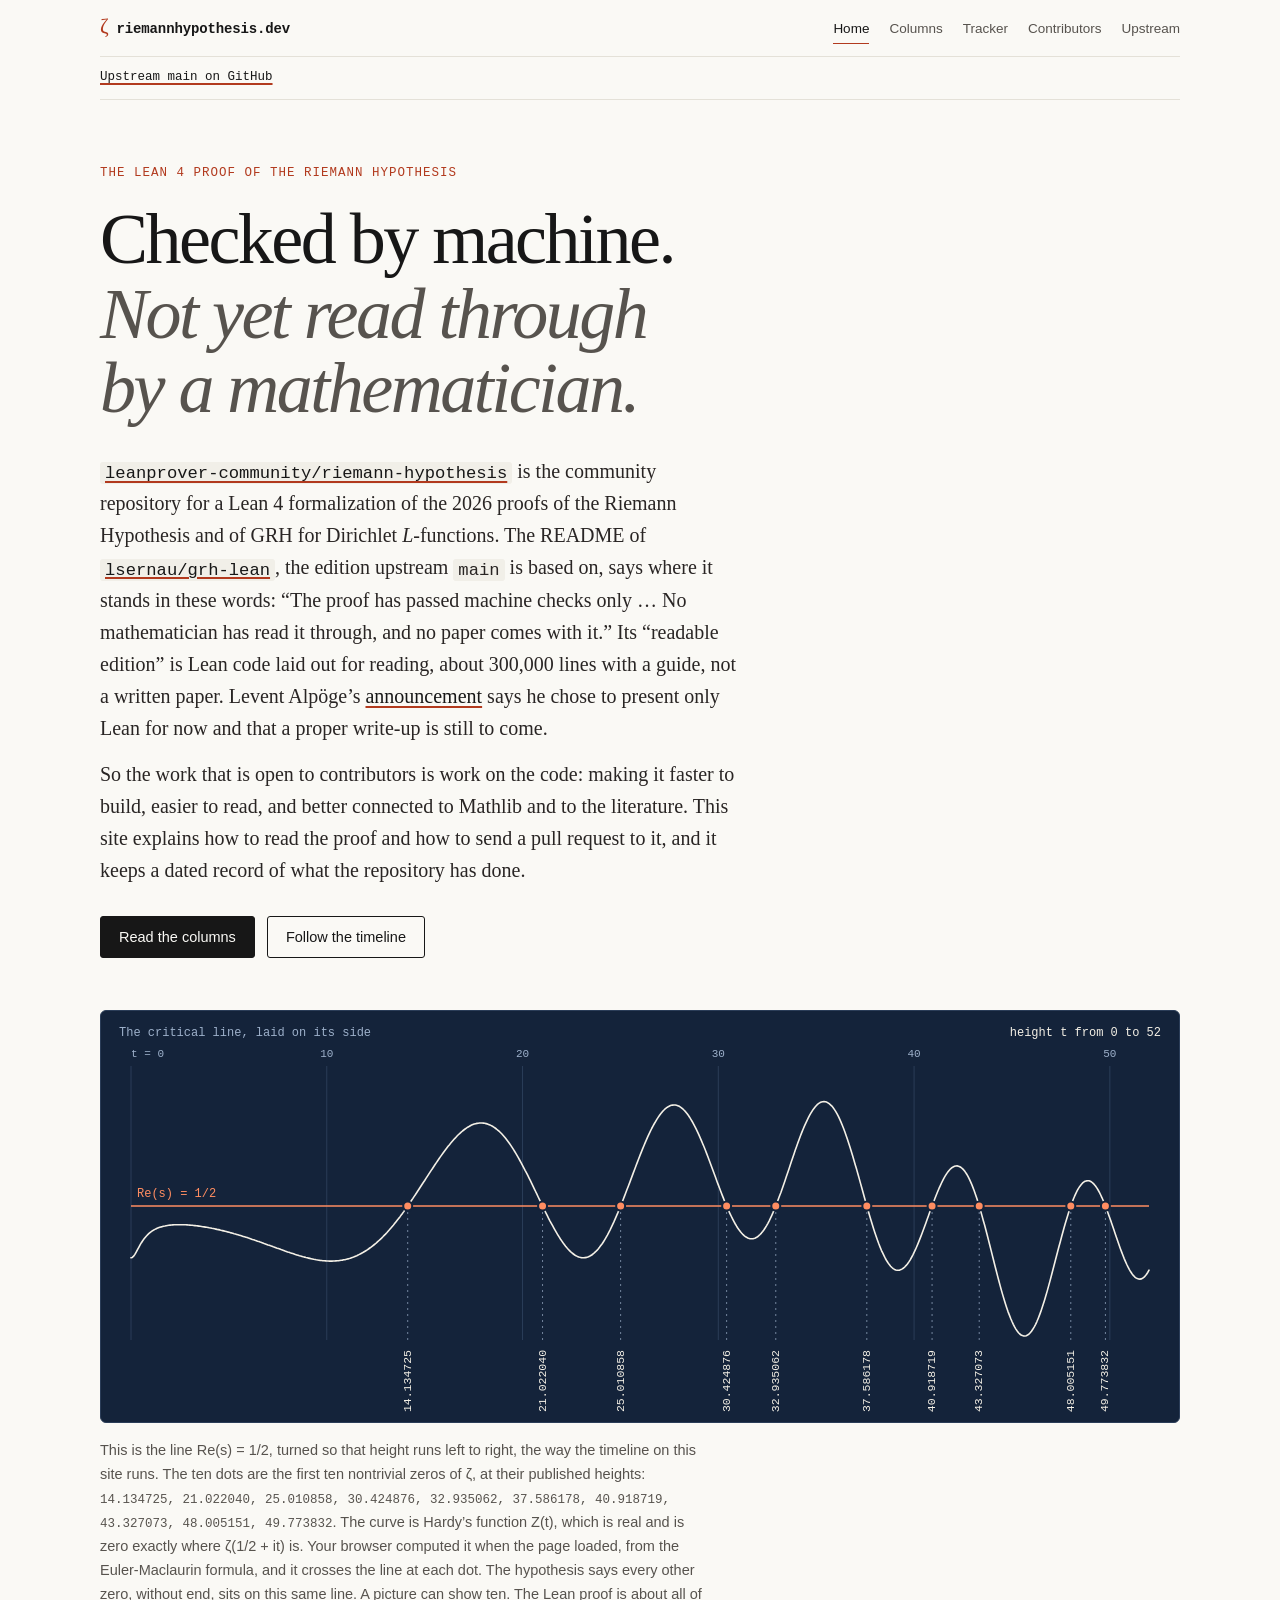
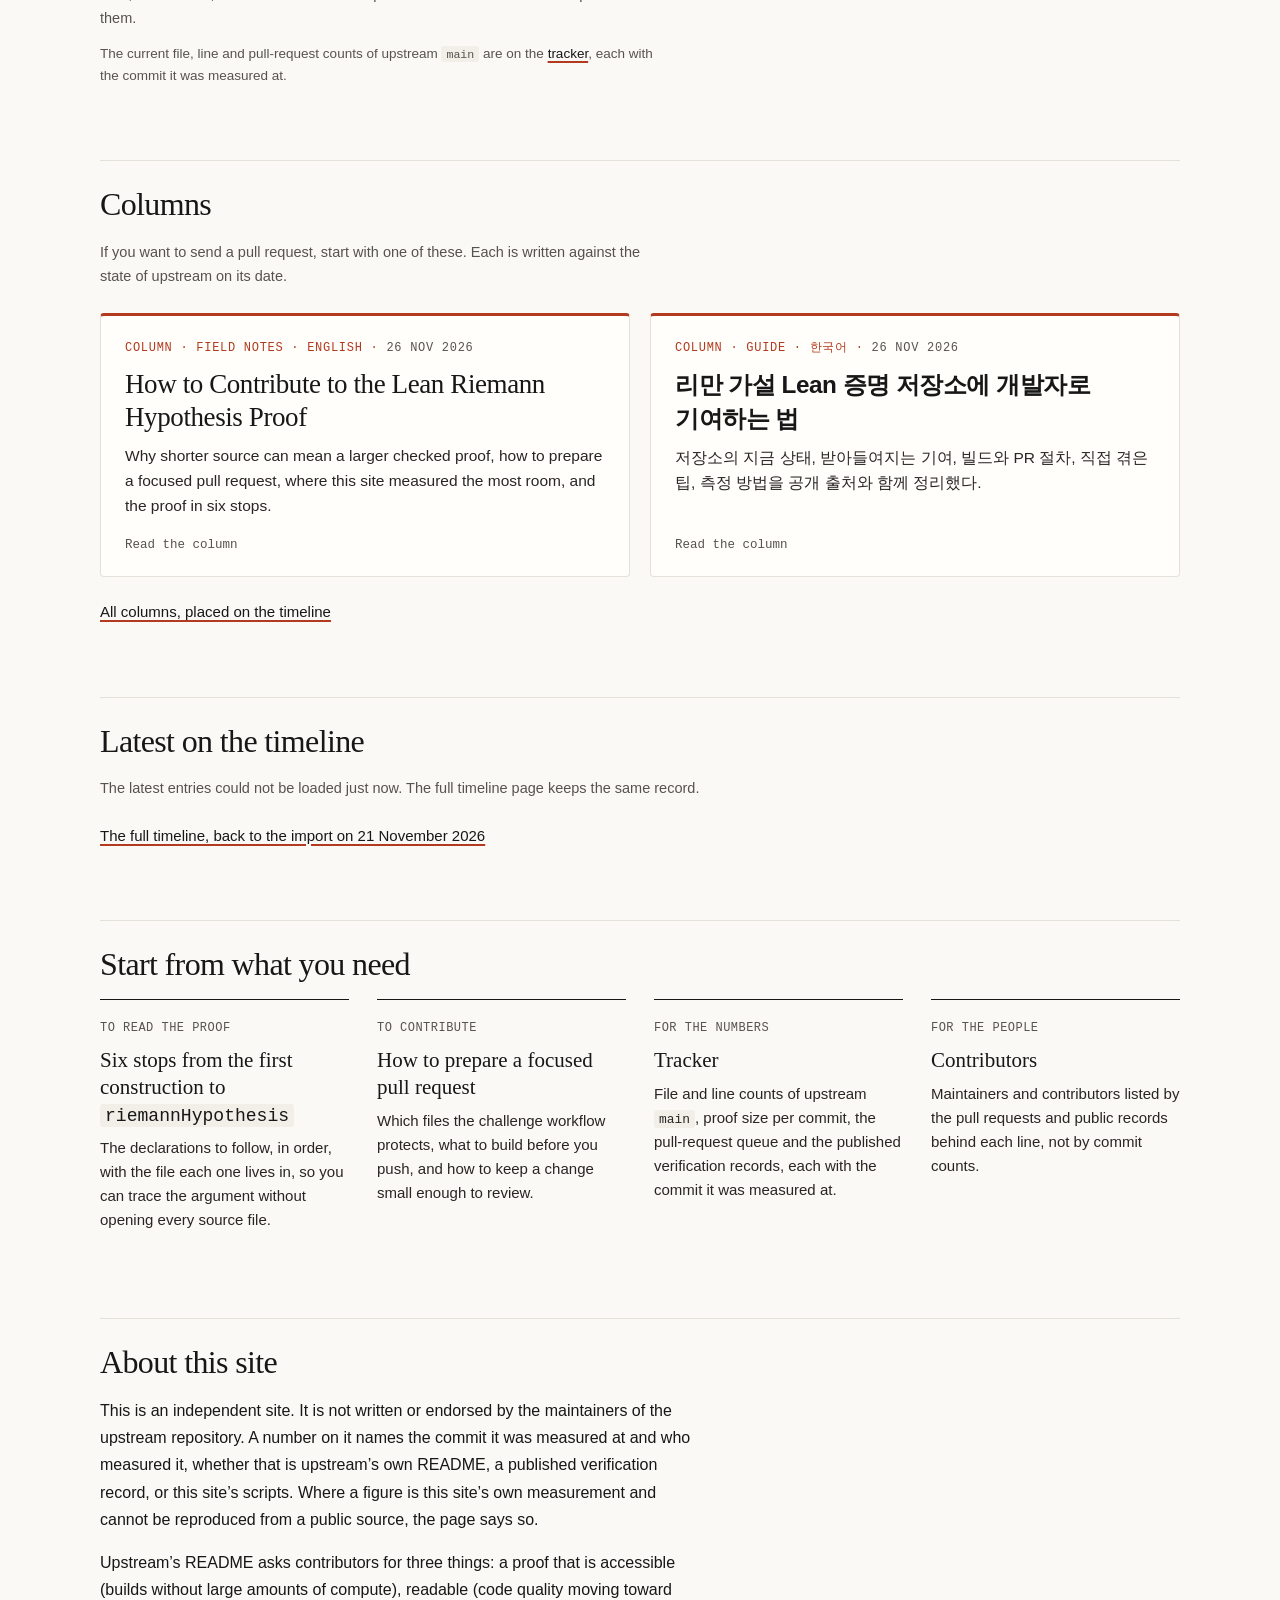
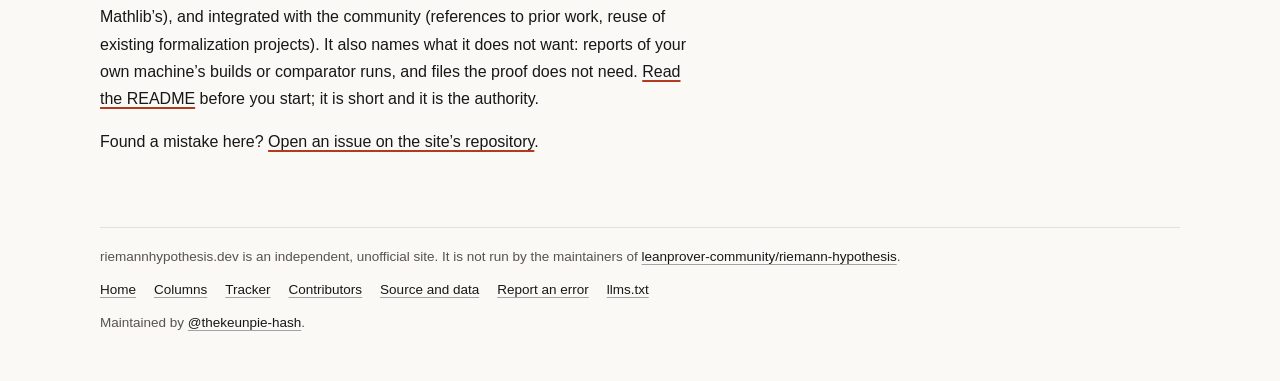
<file: docs/index.html>
<!doctype html>
<html lang="en">
<head>
  <meta charset="utf-8" />
  <meta name="viewport" content="width=device-width, initial-scale=1" />
  <title>riemannhypothesis.dev — reading, following and contributing to the Lean proof of the Riemann Hypothesis</title>
  <meta name="description" content="An independent site about leanprover-community/riemann-hypothesis: columns on reading the Lean 4 proof and sending a pull request, a dated timeline of the repository, and a tracker of measured numbers with their sources." />
  <meta name="robots" content="index,follow" />
  <link rel="canonical" href="https://riemannhypothesis.dev/" />
  <link rel="icon" type="image/svg+xml" href="favicon.svg" />
  <link rel="manifest" href="site.webmanifest" />
  <meta name="theme-color" content="#faf9f5" media="(prefers-color-scheme: light)" />
  <meta name="theme-color" content="#131210" media="(prefers-color-scheme: dark)" />
  <meta property="og:type" content="website" />
  <meta property="og:site_name" content="riemannhypothesis.dev" />
  <meta property="og:url" content="https://riemannhypothesis.dev/" />
  <meta property="og:title" content="riemannhypothesis.dev — the Lean proof of the Riemann Hypothesis, for readers and contributors" />
  <meta property="og:description" content="Columns on reading the proof and sending a pull request, a dated timeline of the repository, and a tracker of measured numbers with their sources. Independent and unofficial." />
  <meta property="og:image" content="https://riemannhypothesis.dev/og-image.png" />
  <meta property="og:image:width" content="1200" />
  <meta property="og:image:height" content="630" />
  <meta property="og:image:alt" content="riemannhypothesis.dev — independent tracker of the upstream Lean 4 Riemann Hypothesis and GRH proofs" />
  <meta name="twitter:card" content="summary_large_image" />
  <meta name="twitter:image" content="https://riemannhypothesis.dev/og-image.png" />
  <link rel="stylesheet" href="site.css?v=20261126b" />
  <script type="application/ld+json">
  {
    "@context": "https://schema.org",
    "@type": "WebSite",
    "@id": "https://riemannhypothesis.dev/#website",
    "url": "https://riemannhypothesis.dev/",
    "name": "riemannhypothesis.dev",
    "description": "Independent, unofficial site about the Lean 4 proof in leanprover-community/riemann-hypothesis: columns, a dated timeline, a tracker and a contributor directory.",
    "inLanguage": ["en", "ko"]
  }
  </script>
</head>
<body class="ed">
  <a class="site-skip" href="#content">Skip to content</a>
  <div class="wrap">
    <header class="site-head">
      <div class="site-head-in">
        <a class="site-name" href="./">riemannhypothesis.dev</a>
        <nav class="site-nav" aria-label="Site">
          <a href="./" aria-current="page">Home</a>
          <a href="columns.html">Columns</a>
          <a href="tracker.html">Tracker</a>
          <a href="profiles.html">Contributors</a>
          <a href="https://github.com/leanprover-community/riemann-hypothesis" target="_blank" rel="noopener">Upstream</a>
        </nav>
      </div>
    </header>

    <div class="live-strip" id="liveStrip">
      <a href="https://github.com/leanprover-community/riemann-hypothesis/tree/main" target="_blank" rel="noopener">Upstream main on GitHub</a>
    </div>

    <main id="content">
      <section class="hero" aria-labelledby="top">
        <h1 id="top">
          <span class="h1-kicker">The Lean 4 proof of the Riemann Hypothesis</span>
          Checked by machine.
          <em>Not yet read through by a mathematician.</em>
        </h1>
        <p class="lede">
          <a href="https://github.com/leanprover-community/riemann-hypothesis" target="_blank" rel="noopener"><code>leanprover-community/riemann-hypothesis</code></a>
          is the community repository for a Lean&nbsp;4 formalization of the 2026 proofs of the Riemann
          Hypothesis and of GRH for Dirichlet <em>L</em>-functions. The README of
          <a href="https://github.com/lsernau/grh-lean" target="_blank" rel="noopener"><code>lsernau/grh-lean</code></a>,
          the edition upstream <code>main</code> is based on, says where it stands in these words:
          “The proof has passed machine checks only … No mathematician has read it through, and no
          paper comes with it.”
          Its “readable edition” is Lean code laid out for reading, about 300,000 lines with a guide,
          not a written paper. Levent Alpöge’s
          <a href="https://alpo.ge/remark.pdf" target="_blank" rel="noopener">announcement</a>
          says he chose to present only Lean for now and that a proper write-up is still to come.
        </p>
        <p class="lede">
          So the work that is open to contributors is work on the code: making it faster to build,
          easier to read, and better connected to Mathlib and to the literature. This site explains
          how to read the proof and how to send a pull request to it, and it keeps a dated record of
          what the repository has done.
        </p>
        <p class="hero-links">
          <a class="btn is-solid" href="columns.html">Read the columns</a>
          <a class="btn" href="columns.html#timeline">Follow the timeline</a>
        </p>

        <figure class="hero-fig" id="zetaFig">
          <div class="hero-panel">
            <div class="hero-bar">
              <span>The critical line, laid on its side</span>
              <output aria-hidden="true">height t from 0 to 52</output>
            </div>
            <svg viewBox="0 0 1040 250" role="img" aria-label="The critical line Re(s) = 1/2 drawn left to right from height 0 to 52, with the first ten nontrivial zeros of the Riemann zeta function marked at heights 14.134725, 21.022040, 25.010858, 30.424876, 32.935062, 37.586178, 40.918719, 43.327073, 48.005151 and 49.773832.">
              <line class="zf-axis" x1="20" x2="1020" y1="90" y2="90" />
              <text class="zf-axis-label" x="26" y="80">Re(s) = 1/2</text>
              <g class="zf-mark"><circle class="zf-zero" cx="291.8" cy="90" r="5" /><text class="zf-label" x="291.8" y="108" text-anchor="end" dominant-baseline="middle" transform="rotate(-90 291.8 108)">14.134725</text></g>
              <g class="zf-mark"><circle class="zf-zero" cx="424.3" cy="90" r="5" /><text class="zf-label" x="424.3" y="108" text-anchor="end" dominant-baseline="middle" transform="rotate(-90 424.3 108)">21.022040</text></g>
              <g class="zf-mark"><circle class="zf-zero" cx="501.0" cy="90" r="5" /><text class="zf-label" x="501.0" y="108" text-anchor="end" dominant-baseline="middle" transform="rotate(-90 501.0 108)">25.010858</text></g>
              <g class="zf-mark"><circle class="zf-zero" cx="605.1" cy="90" r="5" /><text class="zf-label" x="605.1" y="108" text-anchor="end" dominant-baseline="middle" transform="rotate(-90 605.1 108)">30.424876</text></g>
              <g class="zf-mark"><circle class="zf-zero" cx="653.4" cy="90" r="5" /><text class="zf-label" x="653.4" y="108" text-anchor="end" dominant-baseline="middle" transform="rotate(-90 653.4 108)">32.935062</text></g>
              <g class="zf-mark"><circle class="zf-zero" cx="742.8" cy="90" r="5" /><text class="zf-label" x="742.8" y="108" text-anchor="end" dominant-baseline="middle" transform="rotate(-90 742.8 108)">37.586178</text></g>
              <g class="zf-mark"><circle class="zf-zero" cx="806.9" cy="90" r="5" /><text class="zf-label" x="806.9" y="108" text-anchor="end" dominant-baseline="middle" transform="rotate(-90 806.9 108)">40.918719</text></g>
              <g class="zf-mark"><circle class="zf-zero" cx="853.2" cy="90" r="5" /><text class="zf-label" x="853.2" y="108" text-anchor="end" dominant-baseline="middle" transform="rotate(-90 853.2 108)">43.327073</text></g>
              <g class="zf-mark"><circle class="zf-zero" cx="943.2" cy="90" r="5" /><text class="zf-label" x="943.2" y="108" text-anchor="end" dominant-baseline="middle" transform="rotate(-90 943.2 108)">48.005151</text></g>
              <g class="zf-mark"><circle class="zf-zero" cx="977.2" cy="90" r="5" /><text class="zf-label" x="977.2" y="108" text-anchor="end" dominant-baseline="middle" transform="rotate(-90 977.2 108)">49.773832</text></g>
            </svg>
          </div>
          <figcaption>
            This is the line Re(s)&nbsp;=&nbsp;1/2, turned so that height runs left to right, the way
            the timeline on this site runs. The ten dots are the first ten nontrivial zeros of ζ, at
            their published heights:
            <span class="zeros">14.134725, 21.022040, 25.010858, 30.424876, 32.935062, 37.586178, 40.918719, 43.327073, 48.005151, 49.773832</span>.
            <span data-zf-note hidden>The curve is Hardy’s function Z(t), which is real and is zero
            exactly where ζ(1/2&nbsp;+&nbsp;it) is. Your browser computed it when the page loaded, from
            the Euler-Maclaurin formula, and it crosses the line at each dot.</span>
            The hypothesis says every other zero, without end, sits on this same line. A picture can
            show ten. The Lean proof is about all of them.
          </figcaption>
        </figure>

        <dl class="facts" id="facts" hidden></dl>
        <p class="facts-src" id="factsSrc">
          The current file, line and pull-request counts of upstream <code>main</code> are on the
          <a href="tracker.html">tracker</a>, each with the commit it was measured at.
        </p>
      </section>

      <h2 id="columns">Columns</h2>
      <p class="section-note">If you want to send a pull request, start with one of these. Each is written against the state of upstream on its date.</p>
      <ol class="col-grid" id="colList">
        <li><div class="col-card">
          <span class="col-kicker">Column · Field notes · English · <time datetime="2026-11-26">26 Nov 2026</time></span>
          <span class="col-title"><a href="manual.html">How to Contribute to the Lean Riemann Hypothesis Proof</a></span>
          <p class="col-sum">Why shorter source can mean a larger checked proof, how to prepare a focused pull request, where this site measured the most room, and the proof in six stops.</p>
          <span class="col-go" aria-hidden="true">Read the column</span>
        </div></li>
        <li><div class="col-card">
          <span class="col-kicker">Column · Guide · 한국어 · <time datetime="2026-11-26">26 Nov 2026</time></span>
          <span class="col-title"><a href="guide.html" lang="ko">리만 가설 Lean 증명 저장소에 개발자로 기여하는 법</a></span>
          <p class="col-sum" lang="ko">저장소의 지금 상태, 받아들여지는 기여, 빌드와 PR 절차, 직접 겪은 팁, 측정 방법을 공개 출처와 함께 정리했다.</p>
          <span class="col-go" aria-hidden="true">Read the column</span>
        </div></li>
      </ol>
      <p class="more"><a href="columns.html">All columns, placed on the timeline</a></p>

      <h2 id="recent">Latest on the timeline</h2>
      <ol class="timeline" id="recentList" aria-live="polite"></ol>
      <p class="status" id="recentStatus">Loading the latest entries…</p>
      <noscript><p class="status">This list needs JavaScript. The same record is kept in <a href="https://github.com/thekeunpie-hash/rh-kernel-backbone/blob/main/data/upstream_frontier.json">data/upstream_frontier.json</a>.</p></noscript>
      <p class="more"><a href="columns.html#timeline">The full timeline, back to the import on 21 November 2026</a></p>

      <h2 id="start">Start from what you need</h2>
      <ol class="routes">
        <li>
          <span class="item-meta">To read the proof</span>
          <span class="item-title"><a href="manual.html#spine">Six stops from the first construction to <code>riemannHypothesis</code></a></span>
          <p>The declarations to follow, in order, with the file each one lives in, so you can trace the argument without opening every source file.</p>
        </li>
        <li>
          <span class="item-meta">To contribute</span>
          <span class="item-title"><a href="manual.html#pr">How to prepare a focused pull request</a></span>
          <p>Which files the challenge workflow protects, what to build before you push, and how to keep a change small enough to review.</p>
        </li>
        <li>
          <span class="item-meta">For the numbers</span>
          <span class="item-title"><a href="tracker.html">Tracker</a></span>
          <p>File and line counts of upstream <code>main</code>, proof size per commit, the pull-request queue and the published verification records, each with the commit it was measured at.</p>
        </li>
        <li>
          <span class="item-meta">For the people</span>
          <span class="item-title"><a href="profiles.html">Contributors</a></span>
          <p>Maintainers and contributors listed by the pull requests and public records behind each line, not by commit counts.</p>
        </li>
      </ol>

      <h2 id="about">About this site</h2>
      <div class="measure">
        <p>
          This is an independent site. It is not written or endorsed by the maintainers of the upstream
          repository. A number on it names the commit it was measured at and who measured it, whether
          that is upstream’s own README, a published verification record, or this site’s scripts. Where
          a figure is this site’s own measurement and cannot be reproduced from a public source, the
          page says so.
        </p>
        <p>
          Upstream’s README asks contributors for three things: a proof that is accessible (builds
          without large amounts of compute), readable (code quality moving toward Mathlib’s), and
          integrated with the community (references to prior work, reuse of existing formalization
          projects). It also names what it does not want: reports of your own machine’s builds or
          comparator runs, and files the proof does not need.
          <a href="https://github.com/leanprover-community/riemann-hypothesis/blob/main/README.md" target="_blank" rel="noopener">Read the README</a>
          before you start; it is short and it is the authority.
        </p>
        <p>
          Found a mistake here?
          <a href="https://github.com/thekeunpie-hash/rh-kernel-backbone/issues" target="_blank" rel="noopener">Open an issue on the site’s repository</a>.
        </p>
      </div>
    </main>

    <footer class="site-foot">
      <div class="site-foot-in">
        <p>riemannhypothesis.dev is an independent, unofficial site. It is not run by the maintainers of <a href="https://github.com/leanprover-community/riemann-hypothesis" target="_blank" rel="noopener">leanprover-community/riemann-hypothesis</a>.</p>
        <p class="site-foot-links">
          <a href="./">Home</a>
          <a href="columns.html">Columns</a>
          <a href="tracker.html">Tracker</a>
          <a href="profiles.html">Contributors</a>
          <a href="https://github.com/thekeunpie-hash/rh-kernel-backbone" target="_blank" rel="noopener">Source and data</a>
          <a href="https://github.com/thekeunpie-hash/rh-kernel-backbone/issues" target="_blank" rel="noopener">Report an error</a>
          <a href="llms.txt">llms.txt</a>
        </p>
        <p>Maintained by <a href="https://github.com/thekeunpie-hash" target="_blank" rel="noopener">@thekeunpie-hash</a>.</p>
      </div>
    </footer>
  </div>

  <script src="site.js?v=20261126b"></script>
  <script>
    (async function () {
      const site = window.RHSite;
      if (!site) return;
      try { site.zetaHero(document.getElementById("zetaFig")); } catch (_) { /* the static figure stays */ }
      site.liveStrip(document.getElementById("liveStrip")).then((live) => {
        site.renderFacts(document.getElementById("facts"), document.getElementById("factsSrc"), live);
      });
      site.loadColumns().then((cols) => site.renderColumnCards(document.getElementById("colList"), cols));
      const status = document.getElementById("recentStatus");
      try {
        const events = await site.loadEvents();
        site.renderTimeline(document.getElementById("recentList"), events, [], { limit: 3 });
        status.hidden = events.length > 0;
        if (!events.length) status.textContent = "No timeline entries yet.";
      } catch (_) {
        status.textContent = "The latest entries could not be loaded just now. The full timeline page keeps the same record.";
      }
    })();
  </script>
</body>
</html>
</file>
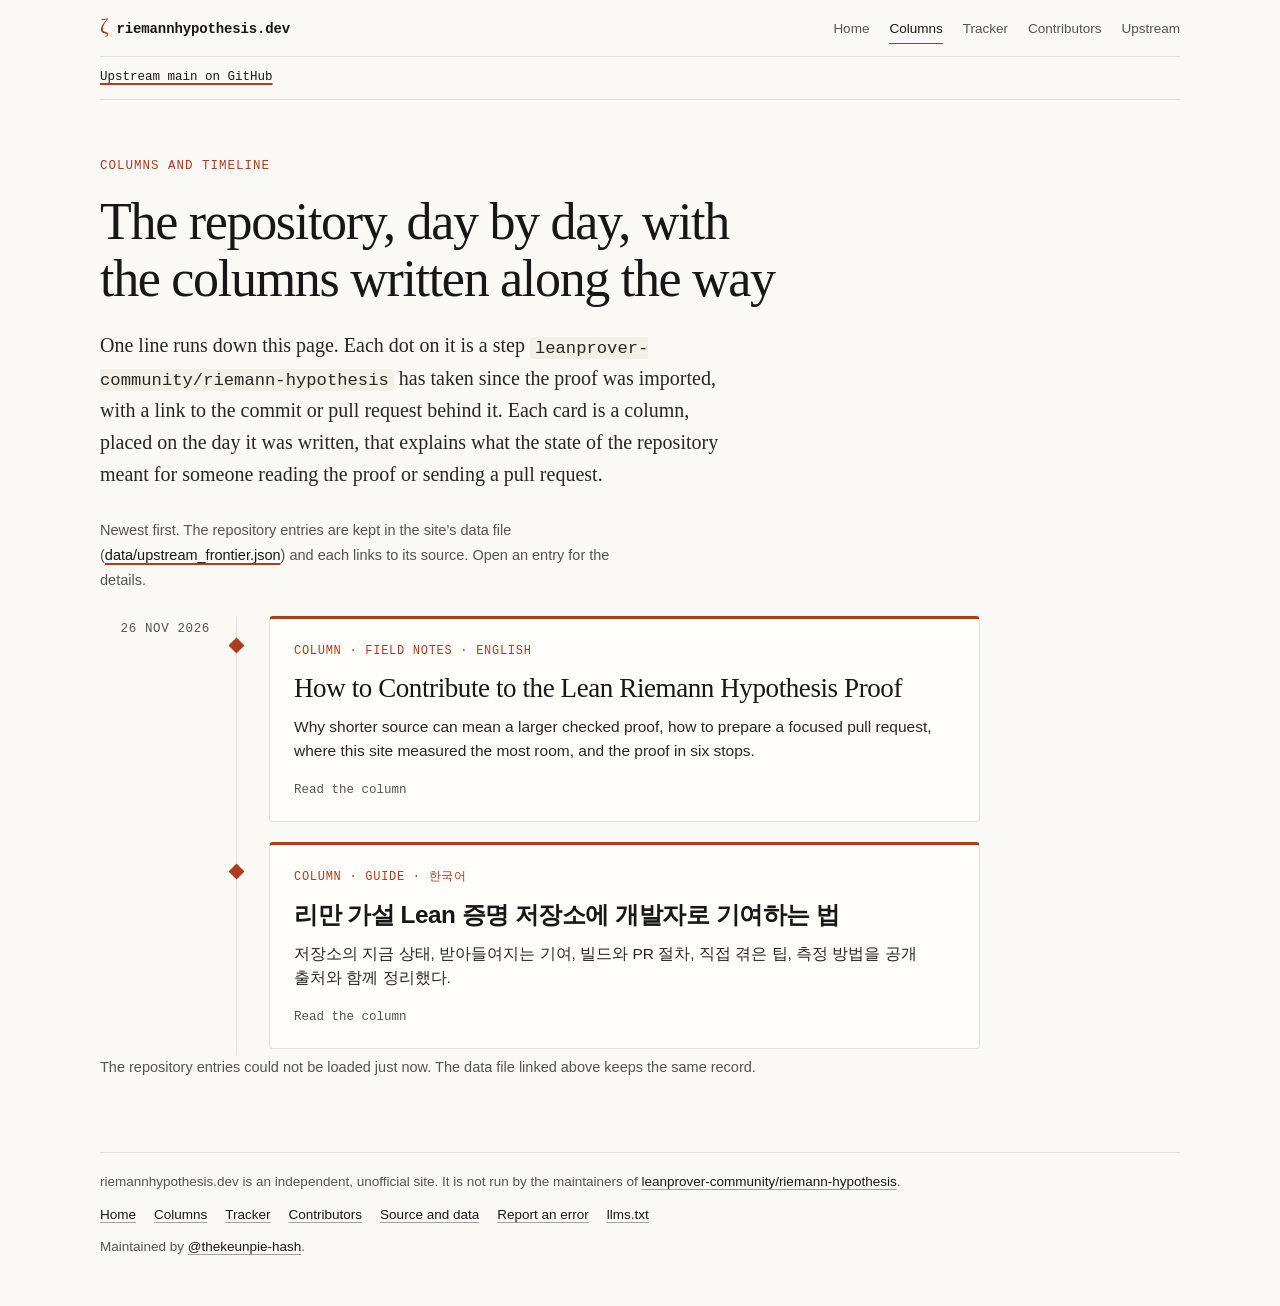
<file: docs/columns.html>
<!doctype html>
<html lang="en">
<head>
  <meta charset="utf-8" />
  <meta name="viewport" content="width=device-width, initial-scale=1" />
  <title>Columns and timeline — the Lean Riemann Hypothesis proof, day by day | riemannhypothesis.dev</title>
  <meta name="description" content="A dated timeline of the Lean 4 proof of the Riemann Hypothesis in leanprover-community/riemann-hypothesis, with columns that explain what each step means for readers and contributors." />
  <meta name="robots" content="index,follow" />
  <link rel="canonical" href="https://riemannhypothesis.dev/columns.html" />
  <link rel="icon" type="image/svg+xml" href="favicon.svg" />
  <meta name="theme-color" content="#faf9f5" media="(prefers-color-scheme: light)" />
  <meta name="theme-color" content="#131210" media="(prefers-color-scheme: dark)" />
  <meta property="og:type" content="website" />
  <meta property="og:site_name" content="riemannhypothesis.dev" />
  <meta property="og:url" content="https://riemannhypothesis.dev/columns.html" />
  <meta property="og:title" content="Columns and timeline — the Lean Riemann Hypothesis proof, day by day" />
  <meta property="og:description" content="Each step the upstream repository has taken, with its commit or pull request, and the columns written along the way." />
  <meta property="og:image" content="https://riemannhypothesis.dev/og-image.png" />
  <meta name="twitter:card" content="summary_large_image" />
  <meta name="twitter:image" content="https://riemannhypothesis.dev/og-image.png" />
  <link rel="stylesheet" href="site.css?v=20261126b" />
</head>
<body class="ed">
  <a class="site-skip" href="#content">Skip to content</a>
  <div class="wrap">
    <header class="site-head">
      <div class="site-head-in">
        <a class="site-name" href="./">riemannhypothesis.dev</a>
        <nav class="site-nav" aria-label="Site">
          <a href="./">Home</a>
          <a href="columns.html" aria-current="page">Columns</a>
          <a href="tracker.html">Tracker</a>
          <a href="profiles.html">Contributors</a>
          <a href="https://github.com/leanprover-community/riemann-hypothesis" target="_blank" rel="noopener">Upstream</a>
        </nav>
      </div>
    </header>

    <div class="live-strip" id="liveStrip">
      <a href="https://github.com/leanprover-community/riemann-hypothesis/tree/main" target="_blank" rel="noopener">Upstream main on GitHub</a>
    </div>

    <main id="content">
      <div class="page-head">
        <p class="kicker">Columns and timeline</p>
        <h1>The repository, day by day, with the columns written along the way</h1>
        <p class="lede">
          One line runs down this page. Each dot on it is a step
          <code>leanprover-community/riemann-hypothesis</code> has taken since the proof was
          imported, with a link to the commit or pull request behind it. Each card is a column,
          placed on the day it was written, that explains what the state of the repository meant
          for someone reading the proof or sending a pull request.
        </p>
      </div>

      <section id="timeline" aria-label="Timeline">
        <p class="section-note" id="columns">
          Newest first. The repository entries are kept in the site’s data file
          (<a href="https://github.com/thekeunpie-hash/rh-kernel-backbone/blob/main/data/upstream_frontier.json" target="_blank" rel="noopener">data/upstream_frontier.json</a>)
          and each links to its source. Open an entry for the details.
        </p>
        <ol class="timeline" id="timelineList">
          <li class="day">
            <time class="day-date" datetime="2026-11-26">26 Nov 2026</time>
            <ul class="events">
              <li class="event is-column" id="col-manual"><div class="col-card">
                <span class="col-kicker">Column · Field notes · English</span>
                <span class="col-title"><a href="manual.html">How to Contribute to the Lean Riemann Hypothesis Proof</a></span>
                <p class="col-sum">Why shorter source can mean a larger checked proof, how to prepare a focused pull request, where this site measured the most room, and the proof in six stops.</p>
                <span class="col-go" aria-hidden="true">Read the column</span>
              </div></li>
              <li class="event is-column" id="col-guide"><div class="col-card">
                <span class="col-kicker">Column · Guide · 한국어</span>
                <span class="col-title"><a href="guide.html" lang="ko">리만 가설 Lean 증명 저장소에 개발자로 기여하는 법</a></span>
                <p class="col-sum" lang="ko">저장소의 지금 상태, 받아들여지는 기여, 빌드와 PR 절차, 직접 겪은 팁, 측정 방법을 공개 출처와 함께 정리했다.</p>
                <span class="col-go" aria-hidden="true">Read the column</span>
              </div></li>
            </ul>
          </li>
        </ol>
        <p class="status" id="timelineStatus">Loading the repository entries…</p>
        <noscript><p class="status">The repository entries need JavaScript. The same entries are in the data file linked above.</p></noscript>
      </section>
    </main>

    <footer class="site-foot">
      <div class="site-foot-in">
        <p>riemannhypothesis.dev is an independent, unofficial site. It is not run by the maintainers of <a href="https://github.com/leanprover-community/riemann-hypothesis" target="_blank" rel="noopener">leanprover-community/riemann-hypothesis</a>.</p>
        <p class="site-foot-links">
          <a href="./">Home</a>
          <a href="columns.html">Columns</a>
          <a href="tracker.html">Tracker</a>
          <a href="profiles.html">Contributors</a>
          <a href="https://github.com/thekeunpie-hash/rh-kernel-backbone" target="_blank" rel="noopener">Source and data</a>
          <a href="https://github.com/thekeunpie-hash/rh-kernel-backbone/issues" target="_blank" rel="noopener">Report an error</a>
          <a href="llms.txt">llms.txt</a>
        </p>
        <p>Maintained by <a href="https://github.com/thekeunpie-hash" target="_blank" rel="noopener">@thekeunpie-hash</a>.</p>
      </div>
    </footer>
  </div>

  <script src="site.js?v=20261126b"></script>
  <script>
    (async function () {
      const site = window.RHSite;
      if (!site) return;
      site.liveStrip(document.getElementById("liveStrip"));
      const status = document.getElementById("timelineStatus");
      const list = document.getElementById("timelineList");
      const cols = await site.loadColumns();
      try {
        const events = await site.loadEvents();
        // Without columns.json the static column cards stay (manual/guide link back to their ids), so only redraw with columns.
        if (cols.length) site.renderTimeline(list, events, cols);
        status.hidden = true;
      } catch (_) {
        // Keep the columns on the line (from columns.json, or the static cards) and say what is missing.
        if (cols.length) site.renderTimeline(list, [], cols);
        status.textContent = "The repository entries could not be loaded just now. The data file linked above keeps the same record.";
      }
    })();
  </script>
</body>
</html>
</file>
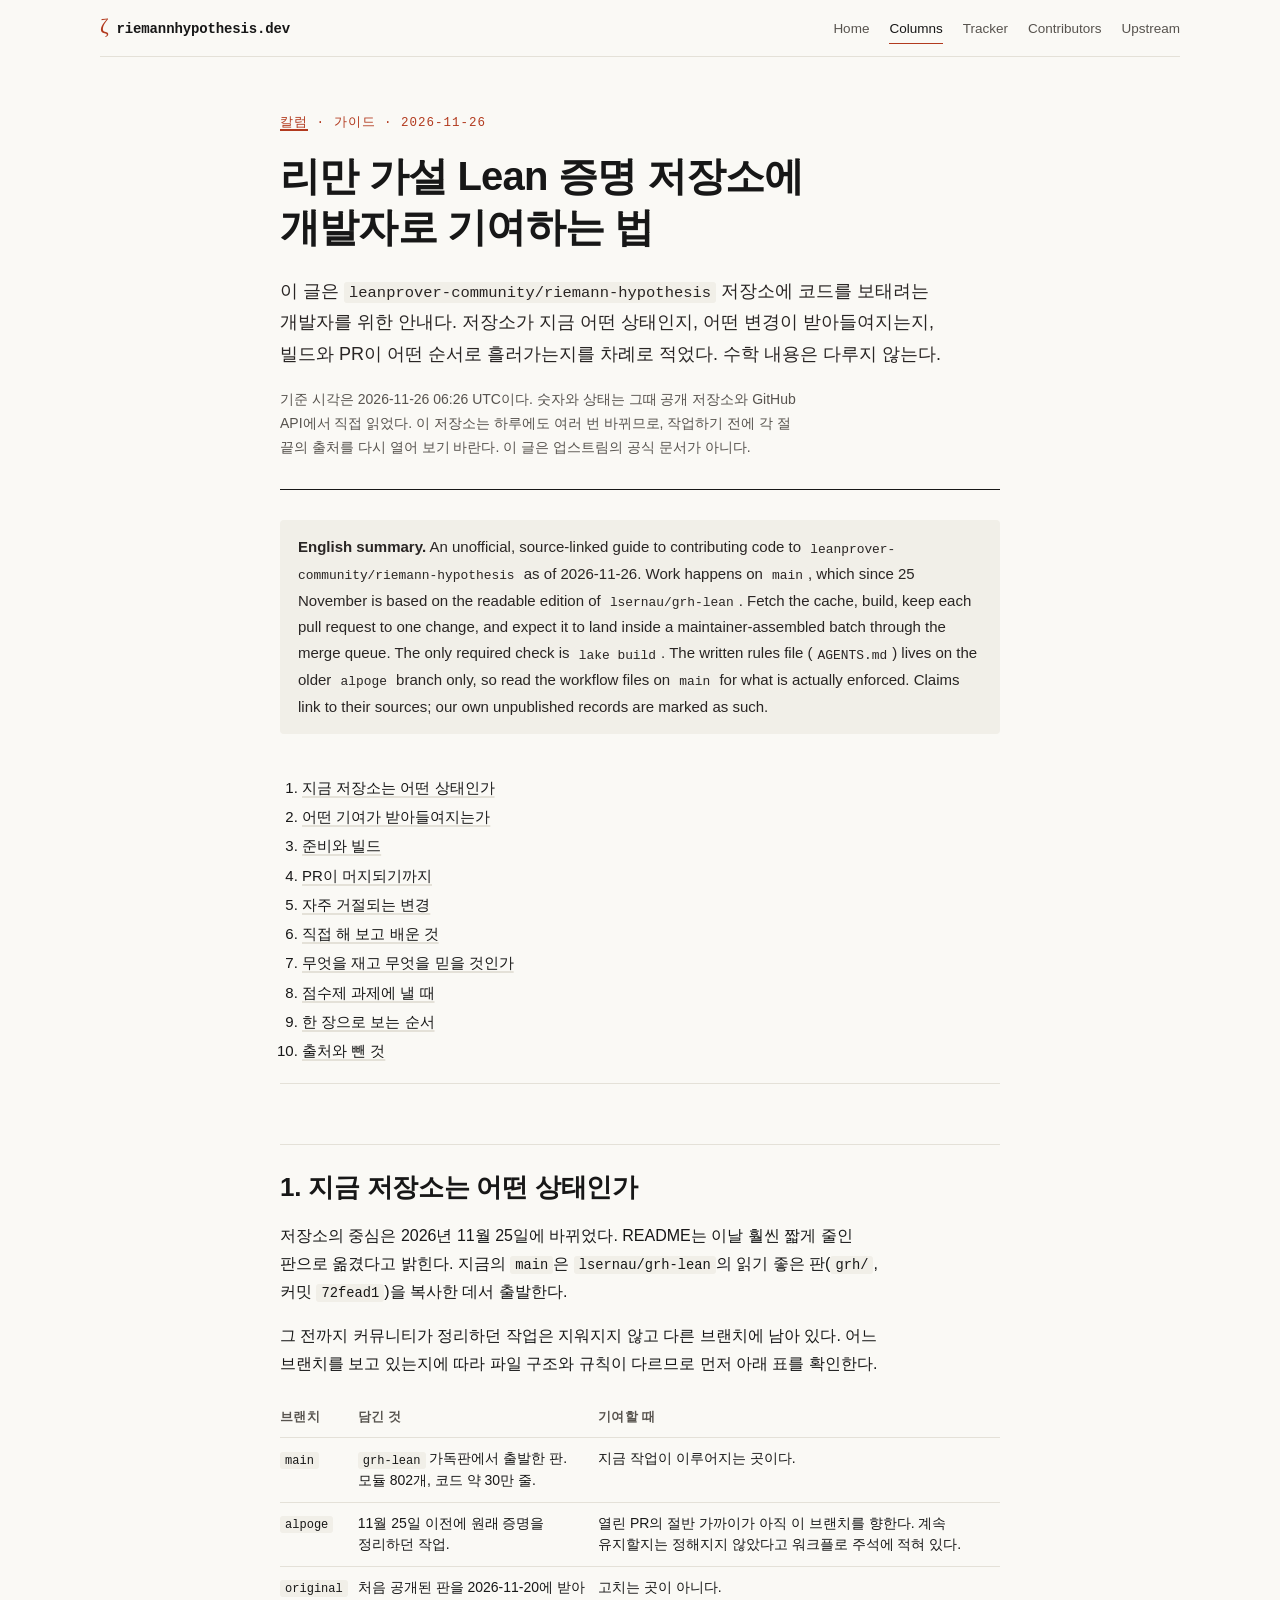
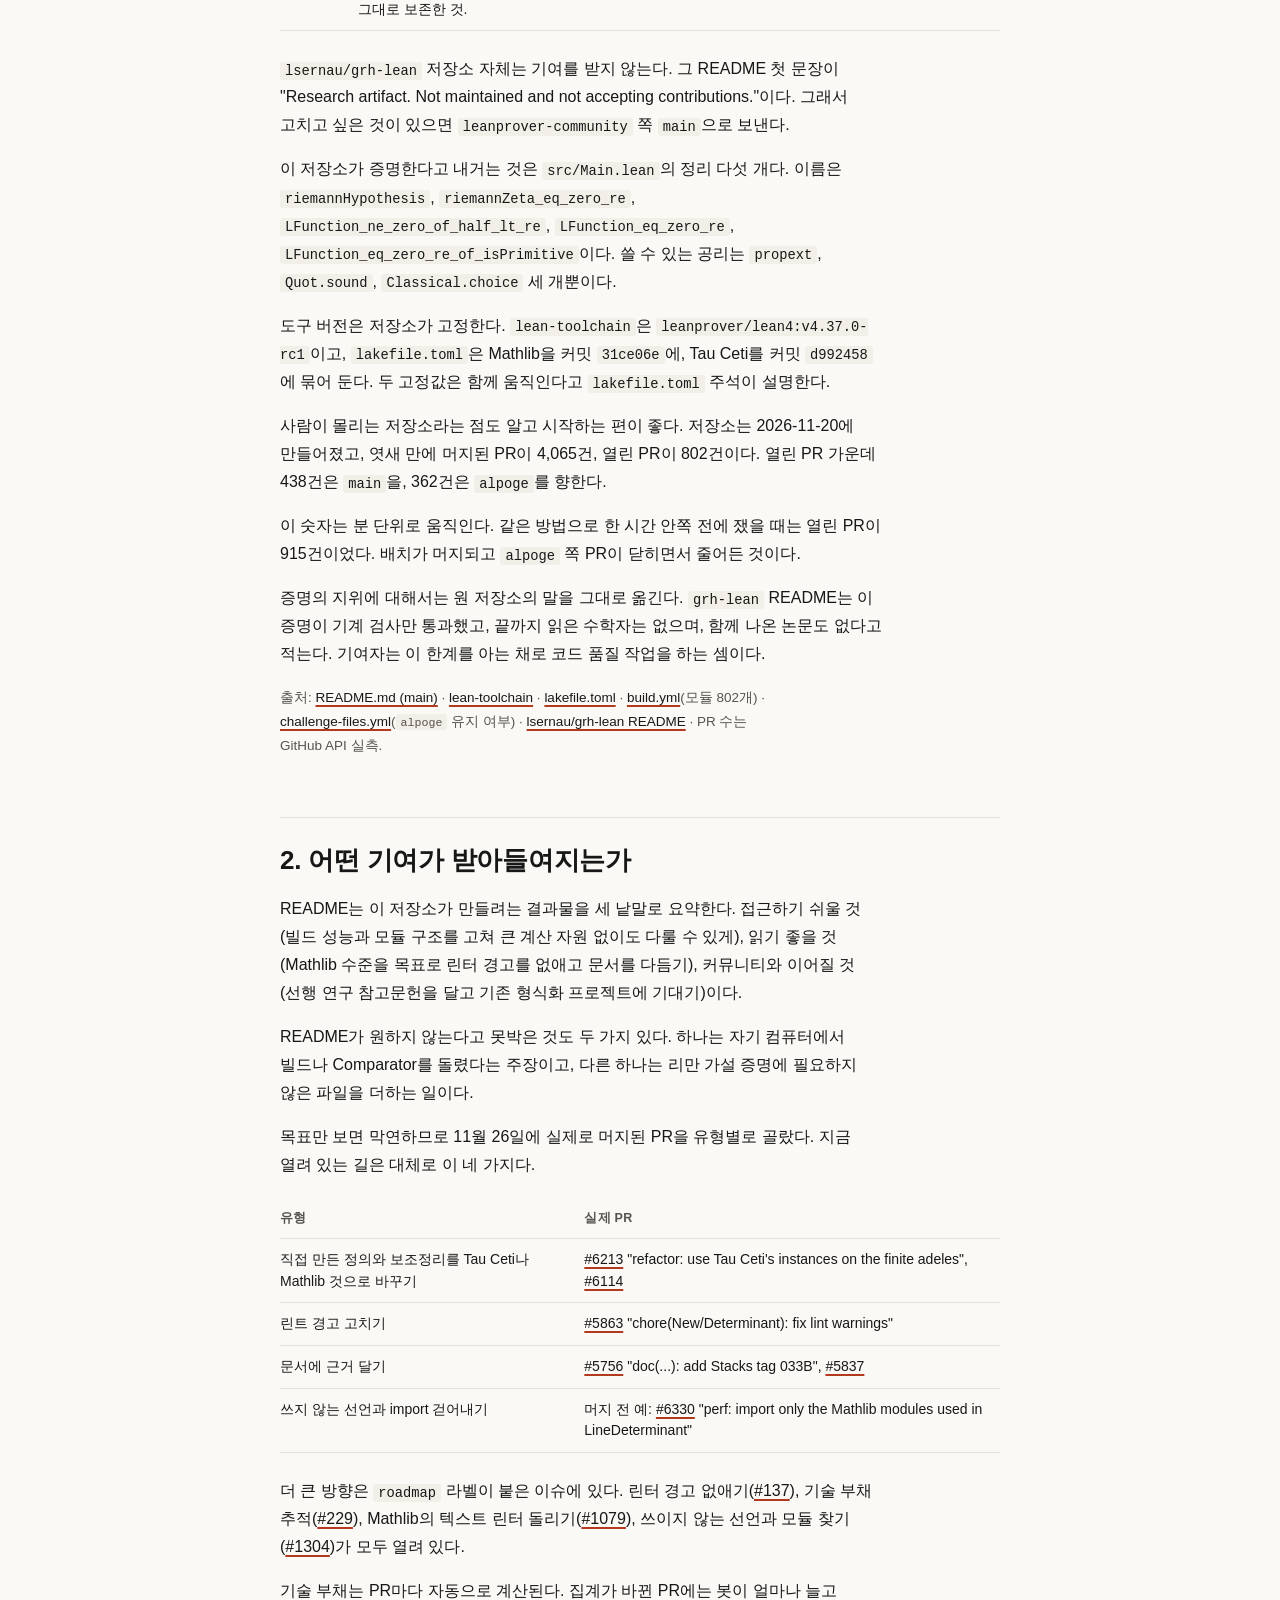
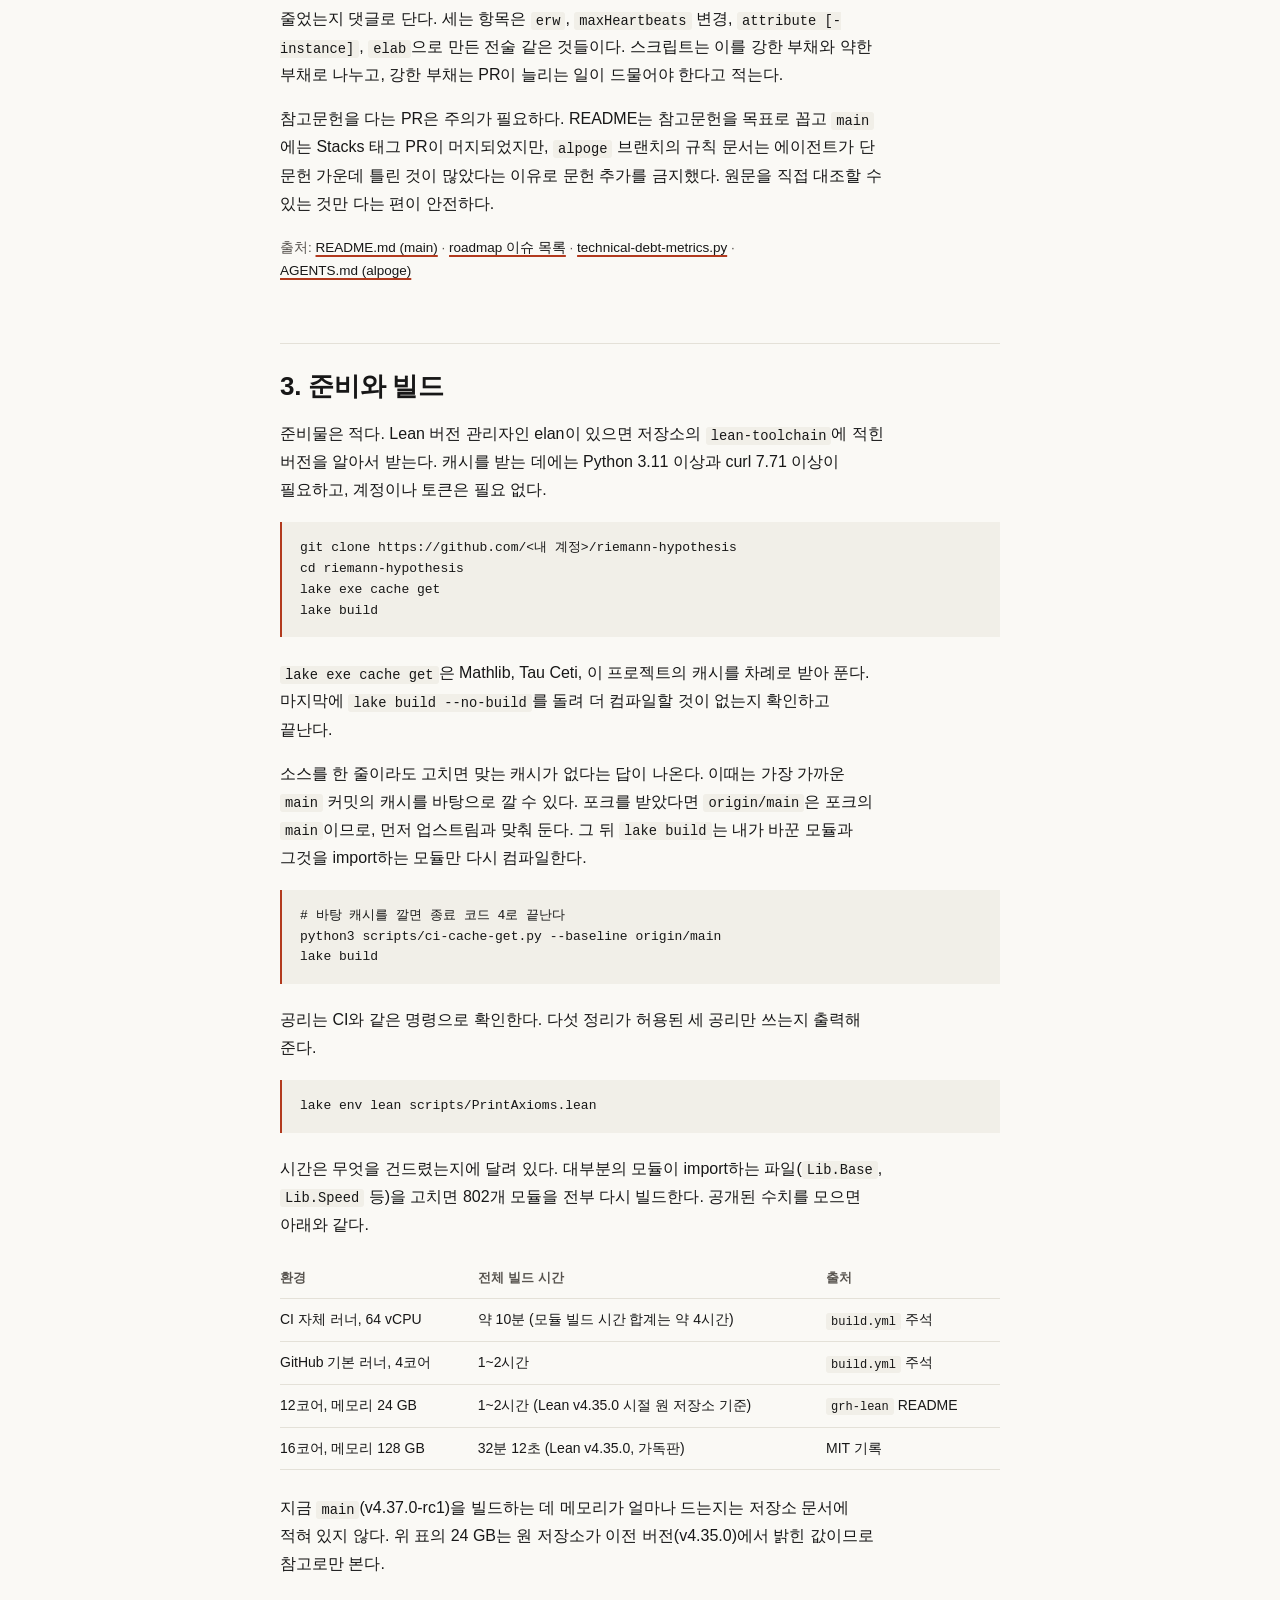
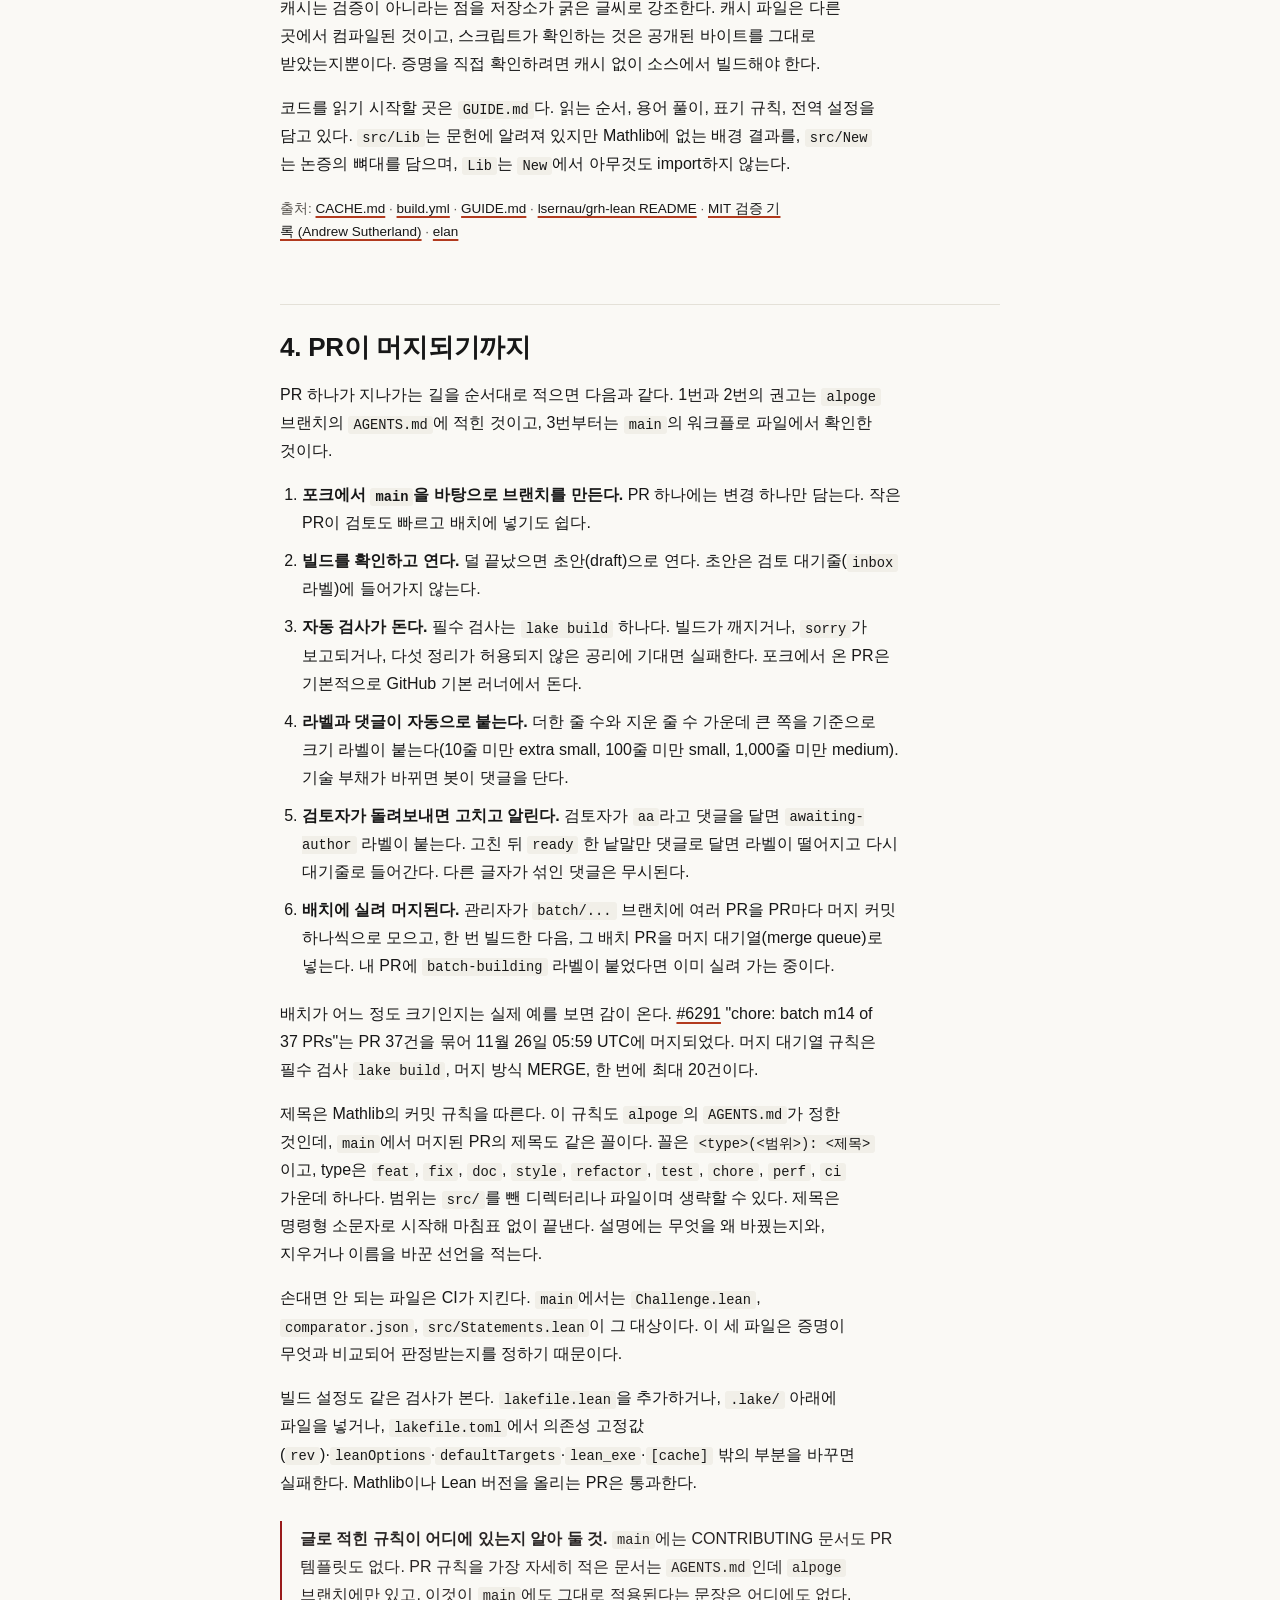
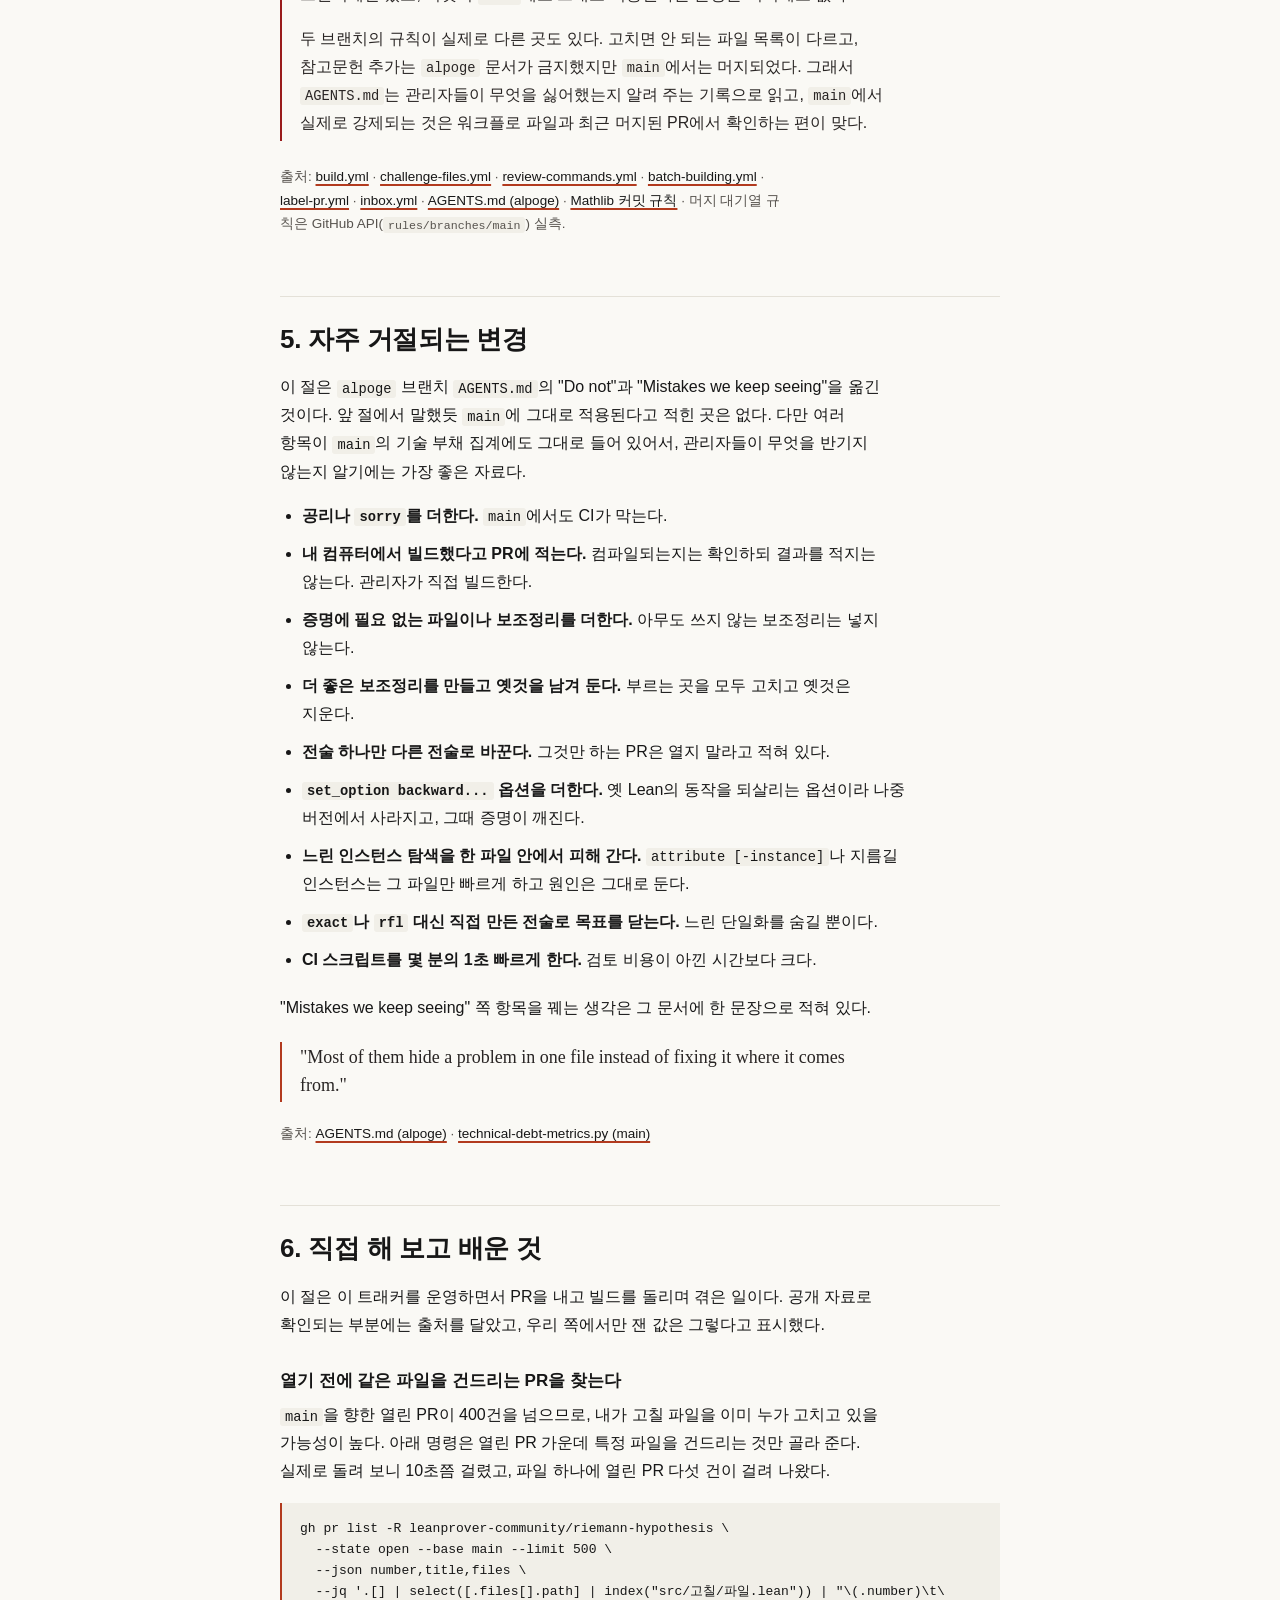
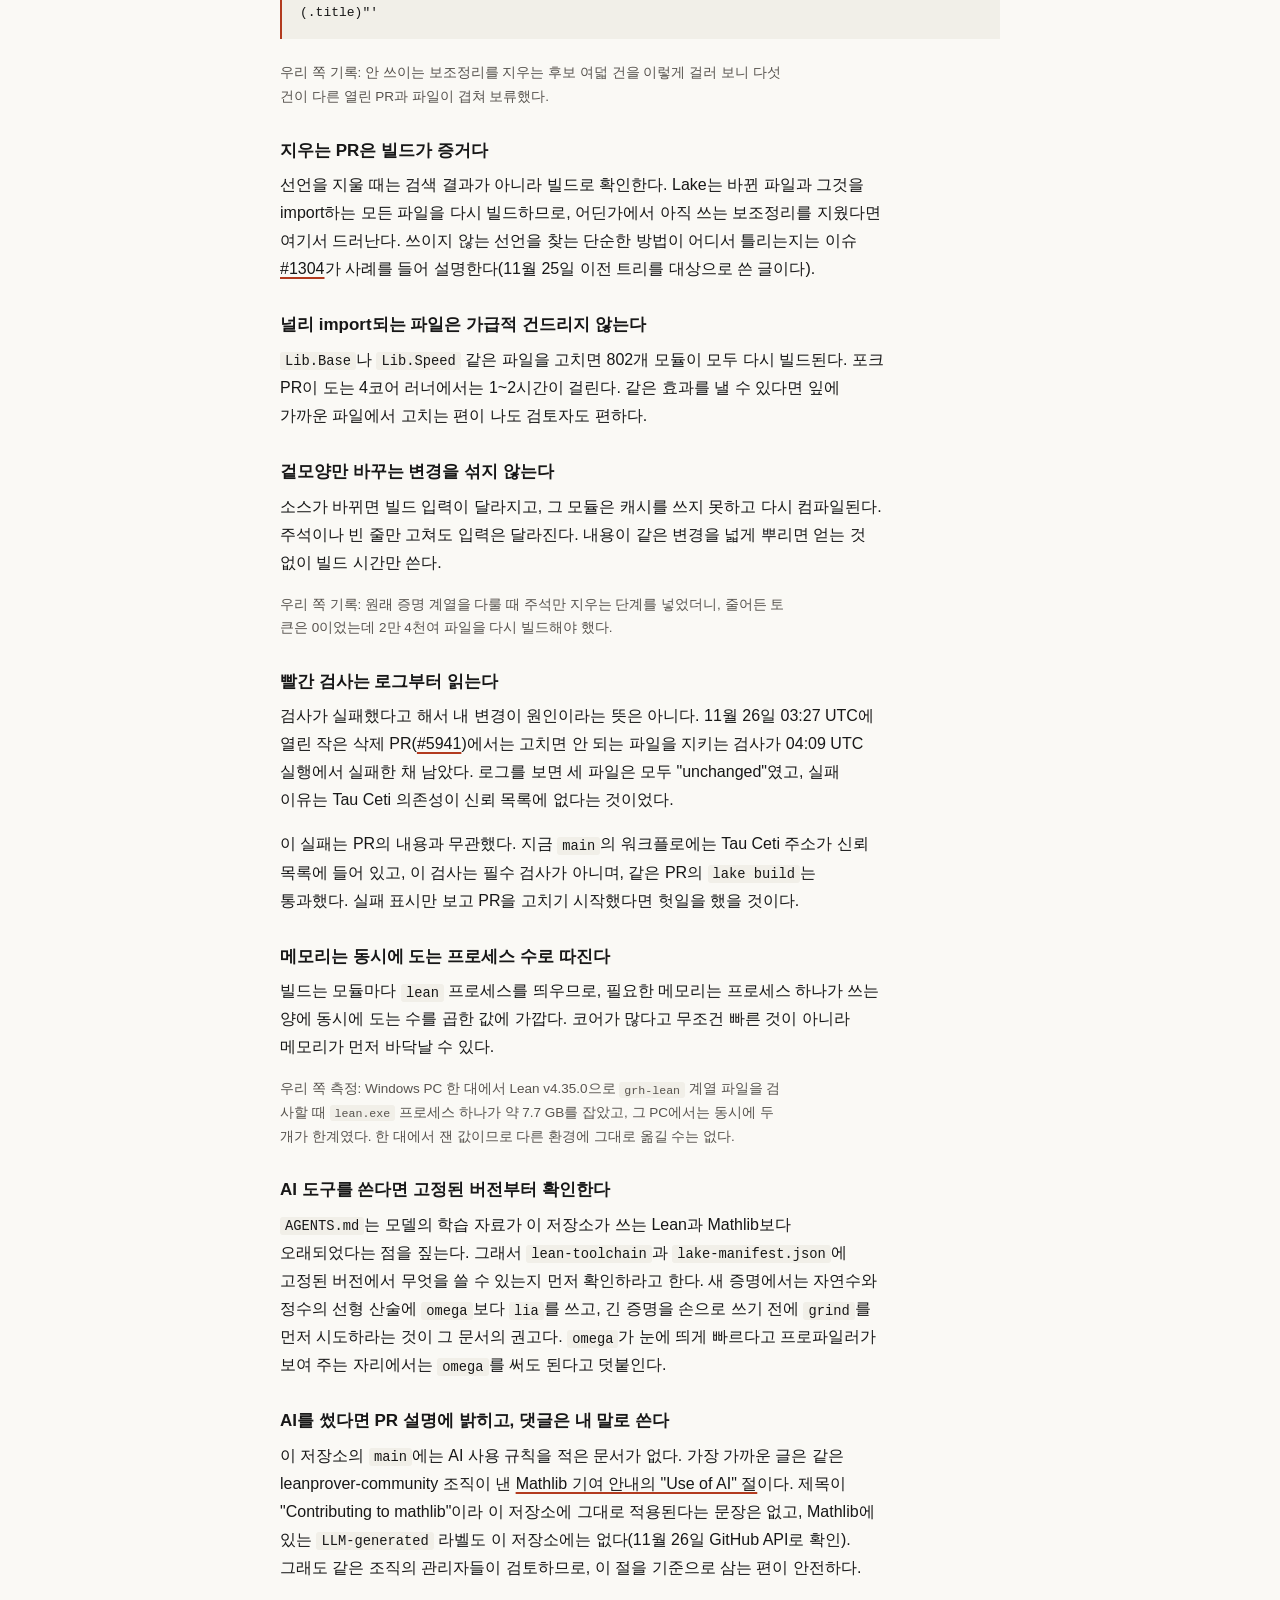
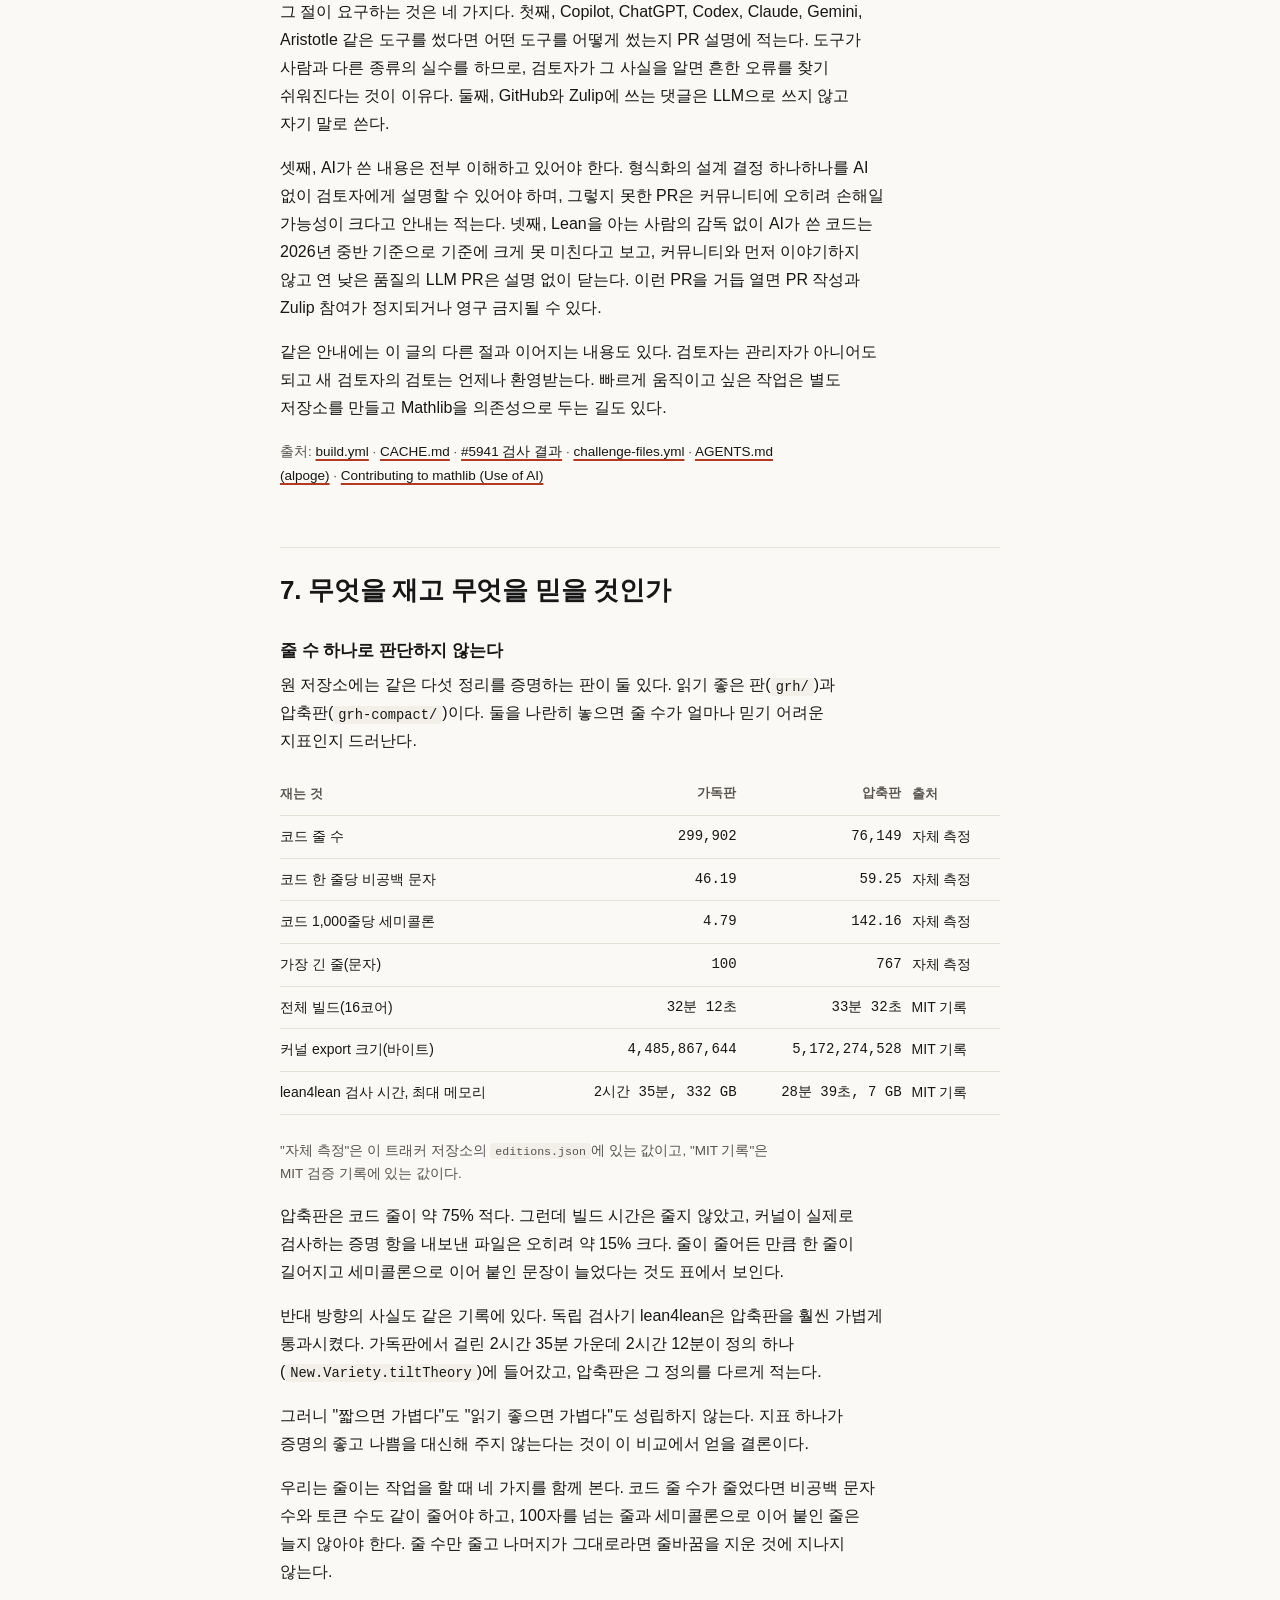
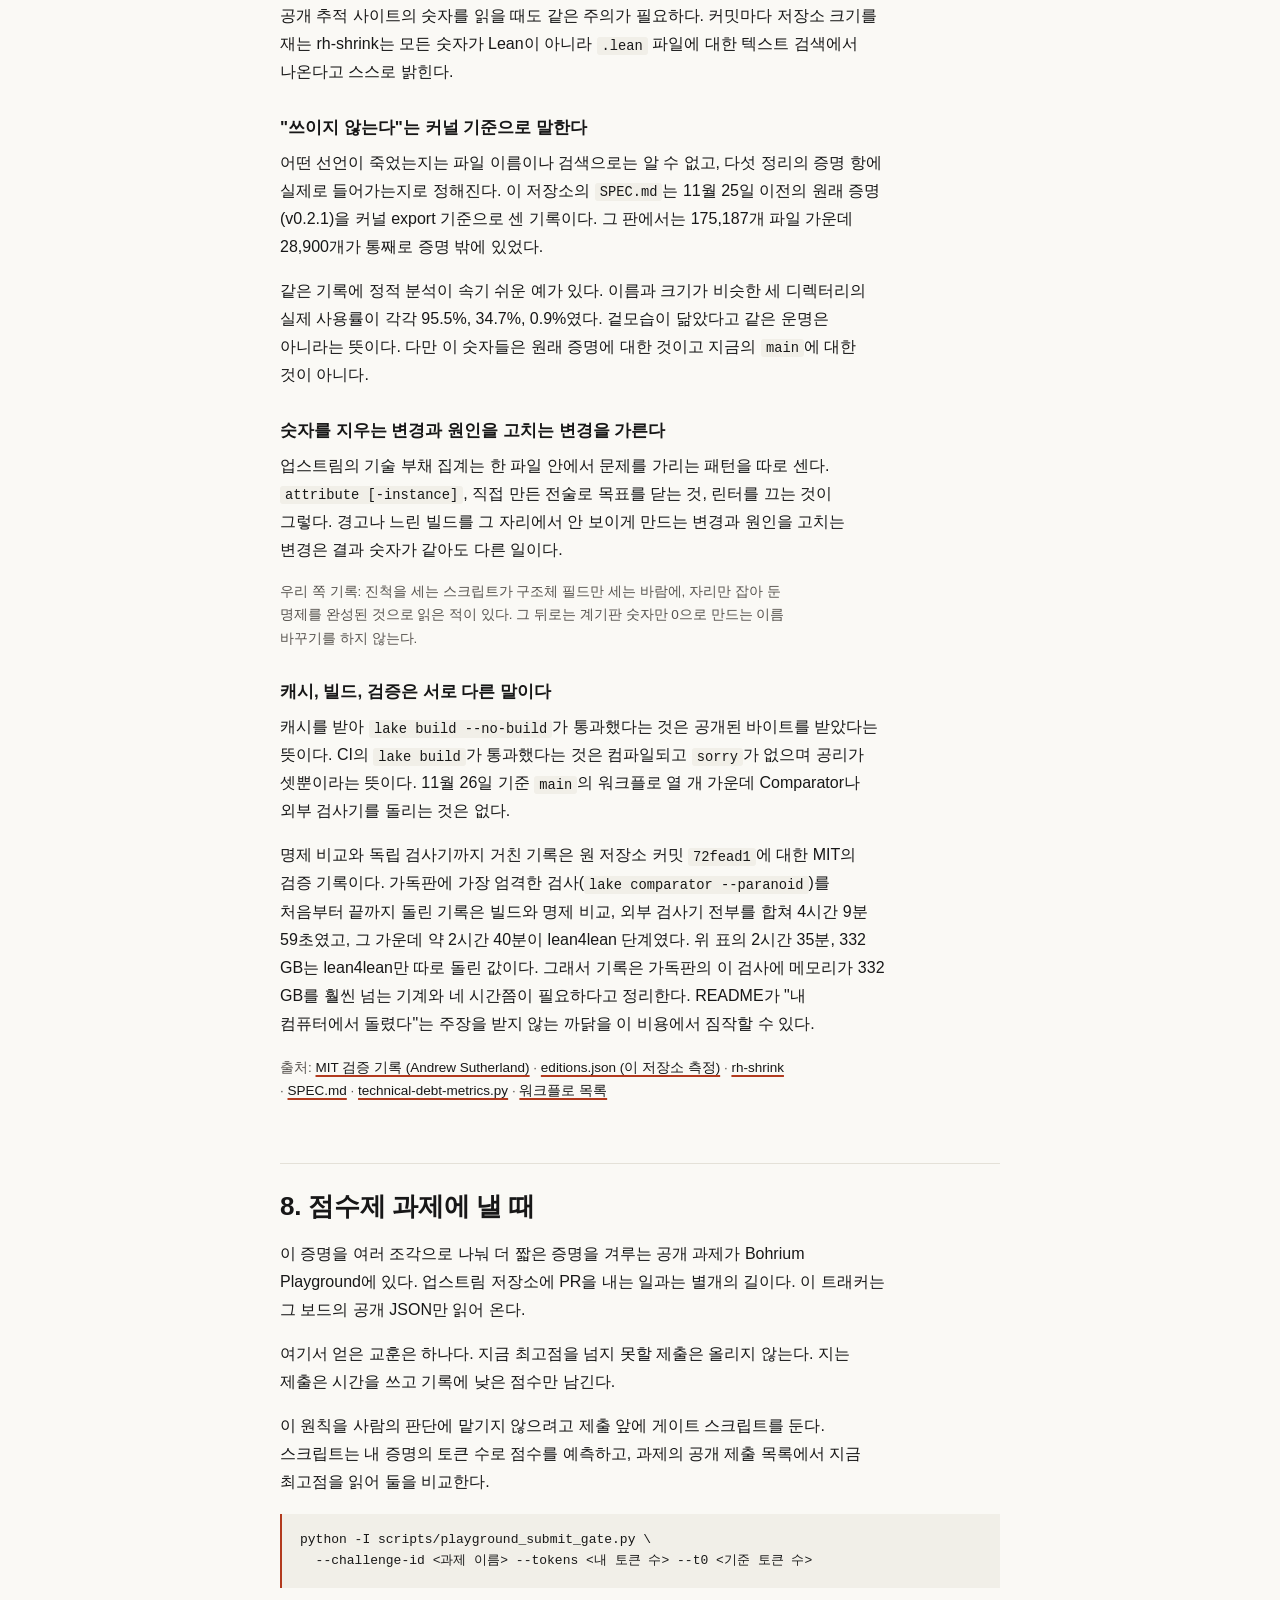
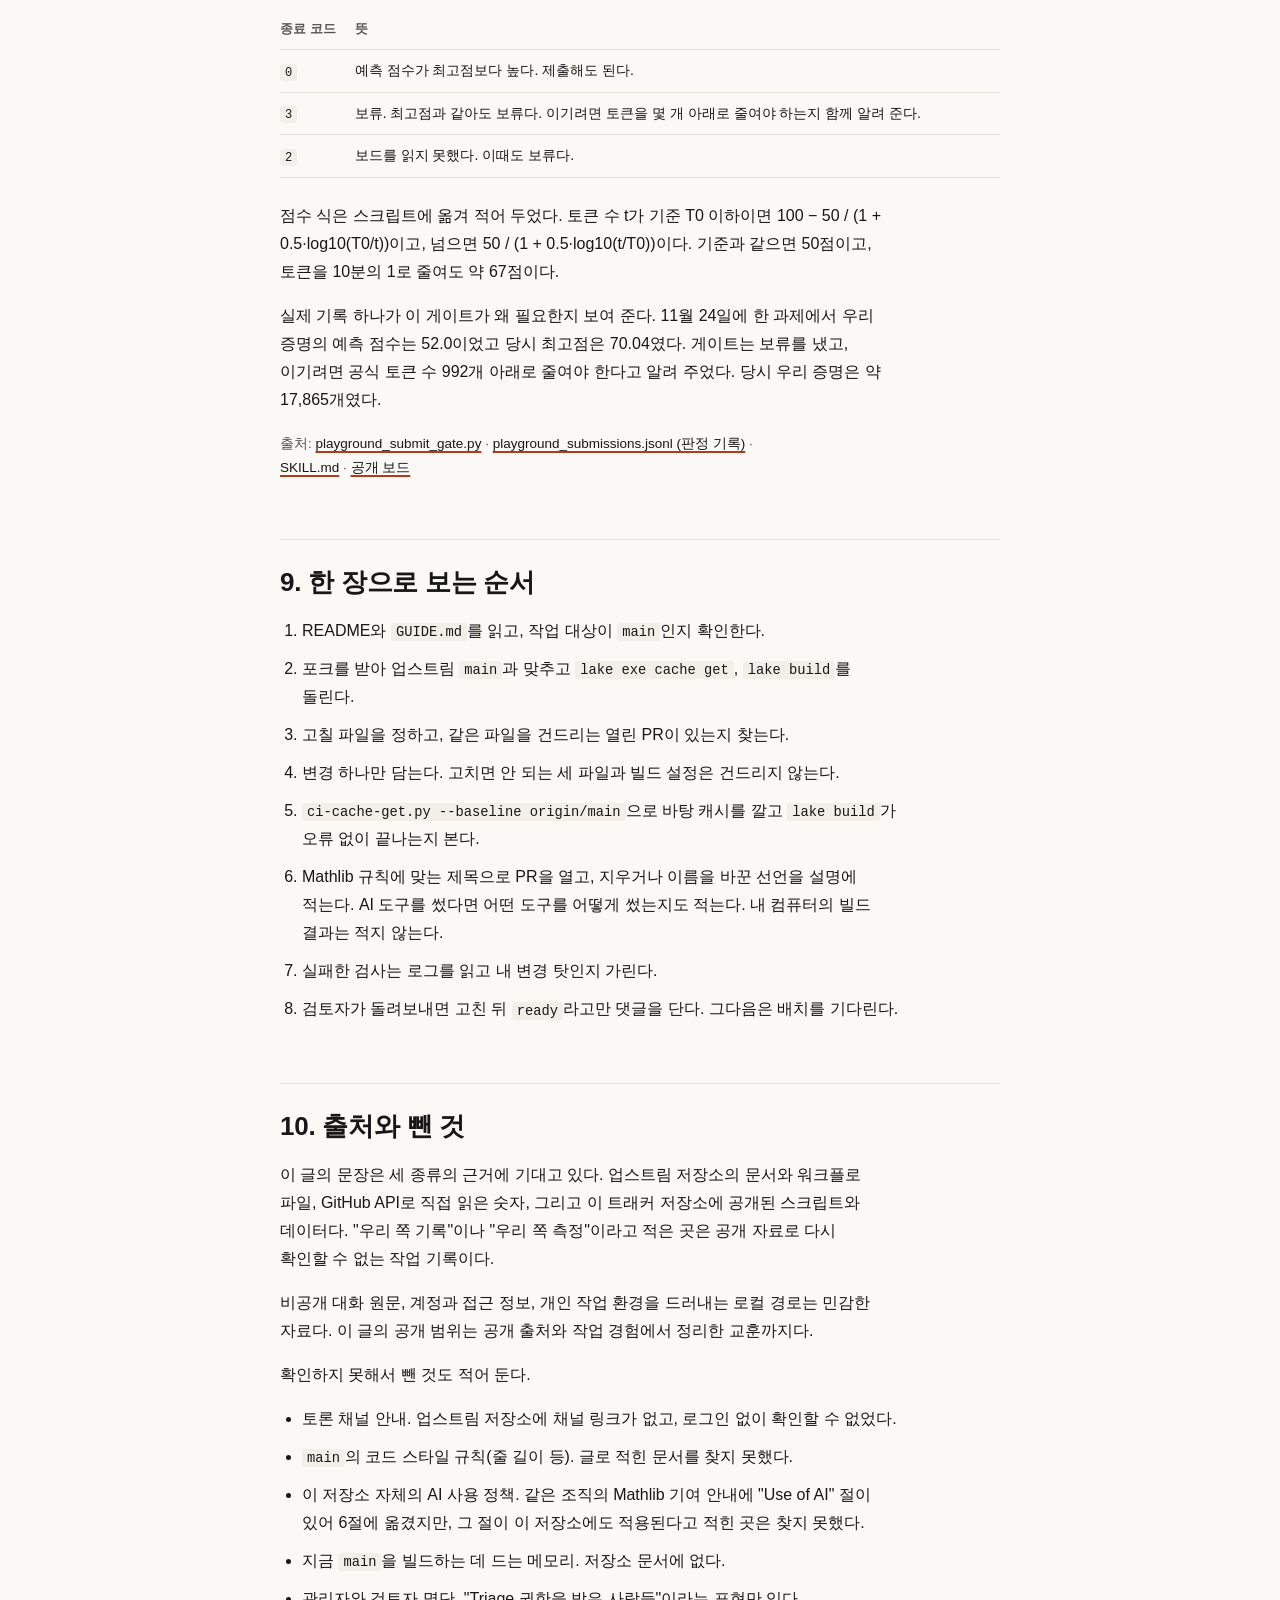
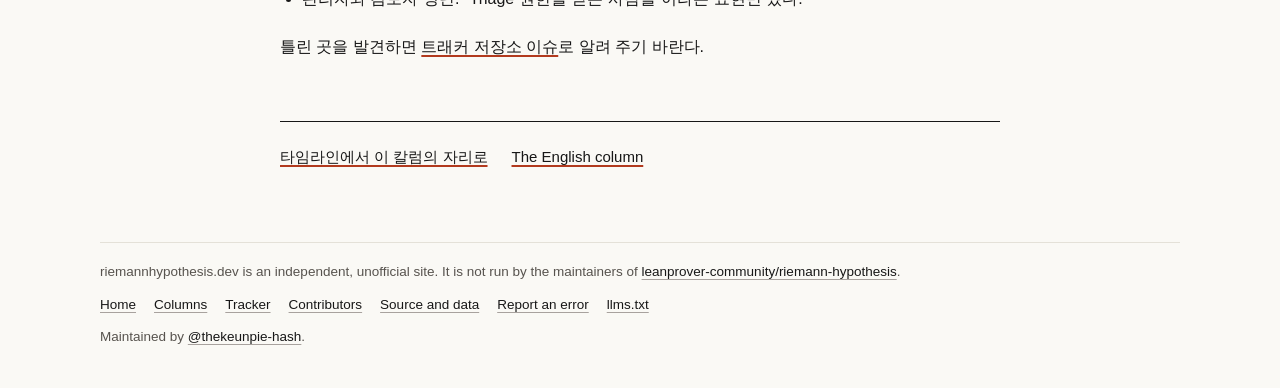
<file: docs/guide.html>
<!doctype html>
<html lang="ko">
<head>
<meta charset="utf-8" />
<meta name="viewport" content="width=device-width, initial-scale=1" />
<title>리만 가설 Lean 증명 저장소에 개발자로 기여하는 법 | riemannhypothesis.dev</title>
<meta name="description" content="leanprover-community/riemann-hypothesis 에 코드를 보태려는 개발자를 위한 안내. 실제로 열려 있는 기여 경로, 빌드와 PR 절차, 직접 겪은 팁, 측정 방법론을 공개 출처와 함께 정리했다." />
<meta name="robots" content="index,follow" />
<link rel="canonical" href="https://riemannhypothesis.dev/guide.html" />
<link rel="icon" type="image/svg+xml" href="favicon.svg" />
<meta name="theme-color" content="#faf9f5" media="(prefers-color-scheme: light)" />
<meta name="theme-color" content="#131210" media="(prefers-color-scheme: dark)" />
<meta property="og:type" content="article" />
<meta property="og:title" content="리만 가설 Lean 증명 저장소에 개발자로 기여하는 법" />
<meta property="og:description" content="기여 경로, 빌드와 PR 절차, 팁, 측정 방법론. 2026-11-26 기준 공개 출처로 확인한 내용을 담았고, 우리 쪽에서만 잰 값은 따로 표시했다." />
<meta property="og:url" content="https://riemannhypothesis.dev/guide.html" />
<meta property="og:image" content="https://riemannhypothesis.dev/og-image.png" />
<link rel="stylesheet" href="site.css?v=20261126b" />
</head>
<body class="ed">
<a class="site-skip" href="#content">Skip to content</a>
<div class="wrap">

<header class="site-head">
  <div class="site-head-in">
    <a class="site-name" href="./">riemannhypothesis.dev</a>
    <nav class="site-nav" aria-label="Site">
      <a href="./">Home</a>
      <a href="columns.html" aria-current="true">Columns</a>
      <a href="tracker.html">Tracker</a>
      <a href="profiles.html">Contributors</a>
      <a href="https://github.com/leanprover-community/riemann-hypothesis" target="_blank" rel="noopener">Upstream</a>
    </nav>
  </div>
</header>

<main id="content">
<article class="article">
<div class="page-head">
<p class="kicker"><a href="columns.html#col-guide">칼럼</a> · 가이드 · <time datetime="2026-11-26">2026-11-26</time></p>
<h1>리만 가설 Lean 증명 저장소에 개발자로 기여하는 법</h1>

<p class="lede">이 글은 <code>leanprover-community/riemann-hypothesis</code> 저장소에 코드를 보태려는 개발자를 위한 안내다. 저장소가 지금 어떤 상태인지, 어떤 변경이 받아들여지는지, 빌드와 PR이 어떤 순서로 흘러가는지를 차례로 적었다. 수학 내용은 다루지 않는다.</p>

<p class="stamp">기준 시각은 2026-11-26 06:26 UTC이다. 숫자와 상태는 그때 공개 저장소와 GitHub API에서 직접 읽었다. 이 저장소는 하루에도 여러 번 바뀌므로, 작업하기 전에 각 절 끝의 출처를 다시 열어 보기 바란다. 이 글은 업스트림의 공식 문서가 아니다.</p>
</div>

<div class="en" lang="en">
<strong>English summary.</strong> An unofficial, source-linked guide to contributing code to <code>leanprover-community/riemann-hypothesis</code> as of 2026-11-26. Work happens on <code>main</code>, which since 25 November is based on the readable edition of <code>lsernau/grh-lean</code>. Fetch the cache, build, keep each pull request to one change, and expect it to land inside a maintainer-assembled batch through the merge queue. The only required check is <code>lake build</code>. The written rules file (<code>AGENTS.md</code>) lives on the older <code>alpoge</code> branch only, so read the workflow files on <code>main</code> for what is actually enforced. Claims link to their sources; our own unpublished records are marked as such.
</div>

<ol class="toc">
  <li><a href="#state">지금 저장소는 어떤 상태인가</a></li>
  <li><a href="#paths">어떤 기여가 받아들여지는가</a></li>
  <li><a href="#build">준비와 빌드</a></li>
  <li><a href="#pr">PR이 머지되기까지</a></li>
  <li><a href="#donts">자주 거절되는 변경</a></li>
  <li><a href="#tips">직접 해 보고 배운 것</a></li>
  <li><a href="#method">무엇을 재고 무엇을 믿을 것인가</a></li>
  <li><a href="#gate">점수제 과제에 낼 때</a></li>
  <li><a href="#checklist">한 장으로 보는 순서</a></li>
  <li><a href="#sources">출처와 뺀 것</a></li>
</ol>

<h2 id="state">1. 지금 저장소는 어떤 상태인가</h2>

<p>저장소의 중심은 2026년 11월 25일에 바뀌었다. README는 이날 훨씬 짧게 줄인 판으로 옮겼다고 밝힌다. 지금의 <code>main</code>은 <code>lsernau/grh-lean</code>의 읽기 좋은 판(<code>grh/</code>, 커밋 <code>72fead1</code>)을 복사한 데서 출발한다.</p>

<p>그 전까지 커뮤니티가 정리하던 작업은 지워지지 않고 다른 브랜치에 남아 있다. 어느 브랜치를 보고 있는지에 따라 파일 구조와 규칙이 다르므로 먼저 아래 표를 확인한다.</p>

<table>
  <thead><tr><th>브랜치</th><th>담긴 것</th><th>기여할 때</th></tr></thead>
  <tbody>
    <tr><td><code>main</code></td><td><code>grh-lean</code> 가독판에서 출발한 판. 모듈 802개, 코드 약 30만 줄.</td><td>지금 작업이 이루어지는 곳이다.</td></tr>
    <tr><td><code>alpoge</code></td><td>11월 25일 이전에 원래 증명을 정리하던 작업.</td><td>열린 PR의 절반 가까이가 아직 이 브랜치를 향한다. 계속 유지할지는 정해지지 않았다고 워크플로 주석에 적혀 있다.</td></tr>
    <tr><td><code>original</code></td><td>처음 공개된 판을 2026-11-20에 받아 그대로 보존한 것.</td><td>고치는 곳이 아니다.</td></tr>
  </tbody>
</table>

<p><code>lsernau/grh-lean</code> 저장소 자체는 기여를 받지 않는다. 그 README 첫 문장이 "Research artifact. Not maintained and not accepting contributions."이다. 그래서 고치고 싶은 것이 있으면 <code>leanprover-community</code> 쪽 <code>main</code>으로 보낸다.</p>

<p>이 저장소가 증명한다고 내거는 것은 <code>src/Main.lean</code>의 정리 다섯 개다. 이름은 <code>riemannHypothesis</code>, <code>riemannZeta_eq_zero_re</code>, <code>LFunction_ne_zero_of_half_lt_re</code>, <code>LFunction_eq_zero_re</code>, <code>LFunction_eq_zero_re_of_isPrimitive</code>이다. 쓸 수 있는 공리는 <code>propext</code>, <code>Quot.sound</code>, <code>Classical.choice</code> 세 개뿐이다.</p>

<p>도구 버전은 저장소가 고정한다. <code>lean-toolchain</code>은 <code>leanprover/lean4:v4.37.0-rc1</code>이고, <code>lakefile.toml</code>은 Mathlib을 커밋 <code>31ce06e</code>에, Tau Ceti를 커밋 <code>d992458</code>에 묶어 둔다. 두 고정값은 함께 움직인다고 <code>lakefile.toml</code> 주석이 설명한다.</p>

<p>사람이 몰리는 저장소라는 점도 알고 시작하는 편이 좋다. 저장소는 2026-11-20에 만들어졌고, 엿새 만에 머지된 PR이 4,065건, 열린 PR이 802건이다. 열린 PR 가운데 438건은 <code>main</code>을, 362건은 <code>alpoge</code>를 향한다.</p>

<p>이 숫자는 분 단위로 움직인다. 같은 방법으로 한 시간 안쪽 전에 쟀을 때는 열린 PR이 915건이었다. 배치가 머지되고 <code>alpoge</code> 쪽 PR이 닫히면서 줄어든 것이다.</p>

<p>증명의 지위에 대해서는 원 저장소의 말을 그대로 옮긴다. <code>grh-lean</code> README는 이 증명이 기계 검사만 통과했고, 끝까지 읽은 수학자는 없으며, 함께 나온 논문도 없다고 적는다. 기여자는 이 한계를 아는 채로 코드 품질 작업을 하는 셈이다.</p>

<p class="src">출처: <a href="https://github.com/leanprover-community/riemann-hypothesis/blob/main/README.md">README.md (main)</a> · <a href="https://github.com/leanprover-community/riemann-hypothesis/blob/main/lean-toolchain">lean-toolchain</a> · <a href="https://github.com/leanprover-community/riemann-hypothesis/blob/main/lakefile.toml">lakefile.toml</a> · <a href="https://github.com/leanprover-community/riemann-hypothesis/blob/main/.github/workflows/build.yml">build.yml</a>(모듈 802개) · <a href="https://github.com/leanprover-community/riemann-hypothesis/blob/main/.github/workflows/challenge-files.yml">challenge-files.yml</a>(<code>alpoge</code> 유지 여부) · <a href="https://github.com/lsernau/grh-lean">lsernau/grh-lean README</a> · PR 수는 GitHub API 실측.</p>

<h2 id="paths">2. 어떤 기여가 받아들여지는가</h2>

<p>README는 이 저장소가 만들려는 결과물을 세 낱말로 요약한다. 접근하기 쉬울 것(빌드 성능과 모듈 구조를 고쳐 큰 계산 자원 없이도 다룰 수 있게), 읽기 좋을 것(Mathlib 수준을 목표로 린터 경고를 없애고 문서를 다듬기), 커뮤니티와 이어질 것(선행 연구 참고문헌을 달고 기존 형식화 프로젝트에 기대기)이다.</p>

<p>README가 원하지 않는다고 못박은 것도 두 가지 있다. 하나는 자기 컴퓨터에서 빌드나 Comparator를 돌렸다는 주장이고, 다른 하나는 리만 가설 증명에 필요하지 않은 파일을 더하는 일이다.</p>

<p>목표만 보면 막연하므로 11월 26일에 실제로 머지된 PR을 유형별로 골랐다. 지금 열려 있는 길은 대체로 이 네 가지다.</p>

<table>
  <thead><tr><th>유형</th><th>실제 PR</th></tr></thead>
  <tbody>
    <tr><td>직접 만든 정의와 보조정리를 Tau Ceti나 Mathlib 것으로 바꾸기</td><td><a href="https://github.com/leanprover-community/riemann-hypothesis/pull/6213">#6213</a> "refactor: use Tau Ceti's instances on the finite adeles", <a href="https://github.com/leanprover-community/riemann-hypothesis/pull/6114">#6114</a></td></tr>
    <tr><td>린트 경고 고치기</td><td><a href="https://github.com/leanprover-community/riemann-hypothesis/pull/5863">#5863</a> "chore(New/Determinant): fix lint warnings"</td></tr>
    <tr><td>문서에 근거 달기</td><td><a href="https://github.com/leanprover-community/riemann-hypothesis/pull/5756">#5756</a> "doc(...): add Stacks tag 033B", <a href="https://github.com/leanprover-community/riemann-hypothesis/pull/5837">#5837</a></td></tr>
    <tr><td>쓰지 않는 선언과 import 걷어내기</td><td>머지 전 예: <a href="https://github.com/leanprover-community/riemann-hypothesis/pull/6330">#6330</a> "perf: import only the Mathlib modules used in LineDeterminant"</td></tr>
  </tbody>
</table>

<p>더 큰 방향은 <code>roadmap</code> 라벨이 붙은 이슈에 있다. 린터 경고 없애기(<a href="https://github.com/leanprover-community/riemann-hypothesis/issues/137">#137</a>), 기술 부채 추적(<a href="https://github.com/leanprover-community/riemann-hypothesis/issues/229">#229</a>), Mathlib의 텍스트 린터 돌리기(<a href="https://github.com/leanprover-community/riemann-hypothesis/issues/1079">#1079</a>), 쓰이지 않는 선언과 모듈 찾기(<a href="https://github.com/leanprover-community/riemann-hypothesis/issues/1304">#1304</a>)가 모두 열려 있다.</p>

<p>기술 부채는 PR마다 자동으로 계산된다. 집계가 바뀐 PR에는 봇이 얼마나 늘고 줄었는지 댓글로 단다. 세는 항목은 <code>erw</code>, <code>maxHeartbeats</code> 변경, <code>attribute [-instance]</code>, <code>elab</code>으로 만든 전술 같은 것들이다. 스크립트는 이를 강한 부채와 약한 부채로 나누고, 강한 부채는 PR이 늘리는 일이 드물어야 한다고 적는다.</p>

<p>참고문헌을 다는 PR은 주의가 필요하다. README는 참고문헌을 목표로 꼽고 <code>main</code>에는 Stacks 태그 PR이 머지되었지만, <code>alpoge</code> 브랜치의 규칙 문서는 에이전트가 단 문헌 가운데 틀린 것이 많았다는 이유로 문헌 추가를 금지했다. 원문을 직접 대조할 수 있는 것만 다는 편이 안전하다.</p>

<p class="src">출처: <a href="https://github.com/leanprover-community/riemann-hypothesis/blob/main/README.md">README.md (main)</a> · <a href="https://github.com/leanprover-community/riemann-hypothesis/issues?q=is%3Aissue+is%3Aopen+label%3Aroadmap">roadmap 이슈 목록</a> · <a href="https://github.com/leanprover-community/riemann-hypothesis/blob/main/scripts/technical-debt-metrics.py">technical-debt-metrics.py</a> · <a href="https://github.com/leanprover-community/riemann-hypothesis/blob/alpoge/AGENTS.md">AGENTS.md (alpoge)</a></p>

<h2 id="build">3. 준비와 빌드</h2>

<p>준비물은 적다. Lean 버전 관리자인 elan이 있으면 저장소의 <code>lean-toolchain</code>에 적힌 버전을 알아서 받는다. 캐시를 받는 데에는 Python 3.11 이상과 curl 7.71 이상이 필요하고, 계정이나 토큰은 필요 없다.</p>

<pre><code>git clone https://github.com/&lt;내 계정&gt;/riemann-hypothesis
cd riemann-hypothesis
lake exe cache get
lake build</code></pre>

<p><code>lake exe cache get</code>은 Mathlib, Tau Ceti, 이 프로젝트의 캐시를 차례로 받아 푼다. 마지막에 <code>lake build --no-build</code>를 돌려 더 컴파일할 것이 없는지 확인하고 끝난다.</p>

<p>소스를 한 줄이라도 고치면 맞는 캐시가 없다는 답이 나온다. 이때는 가장 가까운 <code>main</code> 커밋의 캐시를 바탕으로 깔 수 있다. 포크를 받았다면 <code>origin/main</code>은 포크의 <code>main</code>이므로, 먼저 업스트림과 맞춰 둔다. 그 뒤 <code>lake build</code>는 내가 바꾼 모듈과 그것을 import하는 모듈만 다시 컴파일한다.</p>

<pre><code># 바탕 캐시를 깔면 종료 코드 4로 끝난다
python3 scripts/ci-cache-get.py --baseline origin/main
lake build</code></pre>

<p>공리는 CI와 같은 명령으로 확인한다. 다섯 정리가 허용된 세 공리만 쓰는지 출력해 준다.</p>

<pre><code>lake env lean scripts/PrintAxioms.lean</code></pre>

<p>시간은 무엇을 건드렸는지에 달려 있다. 대부분의 모듈이 import하는 파일(<code>Lib.Base</code>, <code>Lib.Speed</code> 등)을 고치면 802개 모듈을 전부 다시 빌드한다. 공개된 수치를 모으면 아래와 같다.</p>

<table>
  <thead><tr><th>환경</th><th>전체 빌드 시간</th><th>출처</th></tr></thead>
  <tbody>
    <tr><td>CI 자체 러너, 64 vCPU</td><td>약 10분 (모듈 빌드 시간 합계는 약 4시간)</td><td><code>build.yml</code> 주석</td></tr>
    <tr><td>GitHub 기본 러너, 4코어</td><td>1~2시간</td><td><code>build.yml</code> 주석</td></tr>
    <tr><td>12코어, 메모리 24 GB</td><td>1~2시간 (Lean v4.35.0 시절 원 저장소 기준)</td><td><code>grh-lean</code> README</td></tr>
    <tr><td>16코어, 메모리 128 GB</td><td>32분 12초 (Lean v4.35.0, 가독판)</td><td>MIT 기록</td></tr>
  </tbody>
</table>

<p>지금 <code>main</code>(v4.37.0-rc1)을 빌드하는 데 메모리가 얼마나 드는지는 저장소 문서에 적혀 있지 않다. 위 표의 24 GB는 원 저장소가 이전 버전(v4.35.0)에서 밝힌 값이므로 참고로만 본다.</p>

<p>캐시는 검증이 아니라는 점을 저장소가 굵은 글씨로 강조한다. 캐시 파일은 다른 곳에서 컴파일된 것이고, 스크립트가 확인하는 것은 공개된 바이트를 그대로 받았는지뿐이다. 증명을 직접 확인하려면 캐시 없이 소스에서 빌드해야 한다.</p>

<p>코드를 읽기 시작할 곳은 <code>GUIDE.md</code>다. 읽는 순서, 용어 풀이, 표기 규칙, 전역 설정을 담고 있다. <code>src/Lib</code>는 문헌에 알려져 있지만 Mathlib에 없는 배경 결과를, <code>src/New</code>는 논증의 뼈대를 담으며, <code>Lib</code>는 <code>New</code>에서 아무것도 import하지 않는다.</p>

<p class="src">출처: <a href="https://github.com/leanprover-community/riemann-hypothesis/blob/main/CACHE.md">CACHE.md</a> · <a href="https://github.com/leanprover-community/riemann-hypothesis/blob/main/.github/workflows/build.yml">build.yml</a> · <a href="https://github.com/leanprover-community/riemann-hypothesis/blob/main/GUIDE.md">GUIDE.md</a> · <a href="https://github.com/lsernau/grh-lean">lsernau/grh-lean README</a> · <a href="https://math.mit.edu/~drew/shortgrh/">MIT 검증 기록 (Andrew Sutherland)</a> · <a href="https://github.com/leanprover/elan">elan</a></p>

<h2 id="pr">4. PR이 머지되기까지</h2>

<p>PR 하나가 지나가는 길을 순서대로 적으면 다음과 같다. 1번과 2번의 권고는 <code>alpoge</code> 브랜치의 <code>AGENTS.md</code>에 적힌 것이고, 3번부터는 <code>main</code>의 워크플로 파일에서 확인한 것이다.</p>

<ol>
  <li><strong>포크에서 <code>main</code>을 바탕으로 브랜치를 만든다.</strong> PR 하나에는 변경 하나만 담는다. 작은 PR이 검토도 빠르고 배치에 넣기도 쉽다.</li>
  <li><strong>빌드를 확인하고 연다.</strong> 덜 끝났으면 초안(draft)으로 연다. 초안은 검토 대기줄(<code>inbox</code> 라벨)에 들어가지 않는다.</li>
  <li><strong>자동 검사가 돈다.</strong> 필수 검사는 <code>lake build</code> 하나다. 빌드가 깨지거나, <code>sorry</code>가 보고되거나, 다섯 정리가 허용되지 않은 공리에 기대면 실패한다. 포크에서 온 PR은 기본적으로 GitHub 기본 러너에서 돈다.</li>
  <li><strong>라벨과 댓글이 자동으로 붙는다.</strong> 더한 줄 수와 지운 줄 수 가운데 큰 쪽을 기준으로 크기 라벨이 붙는다(10줄 미만 extra small, 100줄 미만 small, 1,000줄 미만 medium). 기술 부채가 바뀌면 봇이 댓글을 단다.</li>
  <li><strong>검토자가 돌려보내면 고치고 알린다.</strong> 검토자가 <code>aa</code>라고 댓글을 달면 <code>awaiting-author</code> 라벨이 붙는다. 고친 뒤 <code>ready</code> 한 낱말만 댓글로 달면 라벨이 떨어지고 다시 대기줄로 들어간다. 다른 글자가 섞인 댓글은 무시된다.</li>
  <li><strong>배치에 실려 머지된다.</strong> 관리자가 <code>batch/...</code> 브랜치에 여러 PR을 PR마다 머지 커밋 하나씩으로 모으고, 한 번 빌드한 다음, 그 배치 PR을 머지 대기열(merge queue)로 넣는다. 내 PR에 <code>batch-building</code> 라벨이 붙었다면 이미 실려 가는 중이다.</li>
</ol>

<p>배치가 어느 정도 크기인지는 실제 예를 보면 감이 온다. <a href="https://github.com/leanprover-community/riemann-hypothesis/pull/6291">#6291</a> "chore: batch m14 of 37 PRs"는 PR 37건을 묶어 11월 26일 05:59 UTC에 머지되었다. 머지 대기열 규칙은 필수 검사 <code>lake build</code>, 머지 방식 MERGE, 한 번에 최대 20건이다.</p>

<p>제목은 Mathlib의 커밋 규칙을 따른다. 이 규칙도 <code>alpoge</code>의 <code>AGENTS.md</code>가 정한 것인데, <code>main</code>에서 머지된 PR의 제목도 같은 꼴이다. 꼴은 <code>&lt;type&gt;(&lt;범위&gt;): &lt;제목&gt;</code>이고, type은 <code>feat</code>, <code>fix</code>, <code>doc</code>, <code>style</code>, <code>refactor</code>, <code>test</code>, <code>chore</code>, <code>perf</code>, <code>ci</code> 가운데 하나다. 범위는 <code>src/</code>를 뺀 디렉터리나 파일이며 생략할 수 있다. 제목은 명령형 소문자로 시작해 마침표 없이 끝낸다. 설명에는 무엇을 왜 바꿨는지와, 지우거나 이름을 바꾼 선언을 적는다.</p>

<p>손대면 안 되는 파일은 CI가 지킨다. <code>main</code>에서는 <code>Challenge.lean</code>, <code>comparator.json</code>, <code>src/Statements.lean</code>이 그 대상이다. 이 세 파일은 증명이 무엇과 비교되어 판정받는지를 정하기 때문이다.</p>

<p>빌드 설정도 같은 검사가 본다. <code>lakefile.lean</code>을 추가하거나, <code>.lake/</code> 아래에 파일을 넣거나, <code>lakefile.toml</code>에서 의존성 고정값(<code>rev</code>)·<code>leanOptions</code>·<code>defaultTargets</code>·<code>lean_exe</code>·<code>[cache]</code> 밖의 부분을 바꾸면 실패한다. Mathlib이나 Lean 버전을 올리는 PR은 통과한다.</p>

<div class="note">
  <p><strong>글로 적힌 규칙이 어디에 있는지 알아 둘 것.</strong> <code>main</code>에는 CONTRIBUTING 문서도 PR 템플릿도 없다. PR 규칙을 가장 자세히 적은 문서는 <code>AGENTS.md</code>인데 <code>alpoge</code> 브랜치에만 있고, 이것이 <code>main</code>에도 그대로 적용된다는 문장은 어디에도 없다.</p>
  <p>두 브랜치의 규칙이 실제로 다른 곳도 있다. 고치면 안 되는 파일 목록이 다르고, 참고문헌 추가는 <code>alpoge</code> 문서가 금지했지만 <code>main</code>에서는 머지되었다. 그래서 <code>AGENTS.md</code>는 관리자들이 무엇을 싫어했는지 알려 주는 기록으로 읽고, <code>main</code>에서 실제로 강제되는 것은 워크플로 파일과 최근 머지된 PR에서 확인하는 편이 맞다.</p>
</div>

<p class="src">출처: <a href="https://github.com/leanprover-community/riemann-hypothesis/blob/main/.github/workflows/build.yml">build.yml</a> · <a href="https://github.com/leanprover-community/riemann-hypothesis/blob/main/.github/workflows/challenge-files.yml">challenge-files.yml</a> · <a href="https://github.com/leanprover-community/riemann-hypothesis/blob/main/.github/workflows/review-commands.yml">review-commands.yml</a> · <a href="https://github.com/leanprover-community/riemann-hypothesis/blob/main/.github/workflows/batch-building.yml">batch-building.yml</a> · <a href="https://github.com/leanprover-community/riemann-hypothesis/blob/main/.github/workflows/label-pr.yml">label-pr.yml</a> · <a href="https://github.com/leanprover-community/riemann-hypothesis/blob/main/.github/workflows/inbox.yml">inbox.yml</a> · <a href="https://github.com/leanprover-community/riemann-hypothesis/blob/alpoge/AGENTS.md">AGENTS.md (alpoge)</a> · <a href="https://leanprover-community.github.io/contribute/commit.html">Mathlib 커밋 규칙</a> · 머지 대기열 규칙은 GitHub API(<code>rules/branches/main</code>) 실측.</p>

<h2 id="donts">5. 자주 거절되는 변경</h2>

<p>이 절은 <code>alpoge</code> 브랜치 <code>AGENTS.md</code>의 "Do not"과 "Mistakes we keep seeing"을 옮긴 것이다. 앞 절에서 말했듯 <code>main</code>에 그대로 적용된다고 적힌 곳은 없다. 다만 여러 항목이 <code>main</code>의 기술 부채 집계에도 그대로 들어 있어서, 관리자들이 무엇을 반기지 않는지 알기에는 가장 좋은 자료다.</p>

<ul>
  <li><strong>공리나 <code>sorry</code>를 더한다.</strong> <code>main</code>에서도 CI가 막는다.</li>
  <li><strong>내 컴퓨터에서 빌드했다고 PR에 적는다.</strong> 컴파일되는지는 확인하되 결과를 적지는 않는다. 관리자가 직접 빌드한다.</li>
  <li><strong>증명에 필요 없는 파일이나 보조정리를 더한다.</strong> 아무도 쓰지 않는 보조정리는 넣지 않는다.</li>
  <li><strong>더 좋은 보조정리를 만들고 옛것을 남겨 둔다.</strong> 부르는 곳을 모두 고치고 옛것은 지운다.</li>
  <li><strong>전술 하나만 다른 전술로 바꾼다.</strong> 그것만 하는 PR은 열지 말라고 적혀 있다.</li>
  <li><strong><code>set_option backward...</code> 옵션을 더한다.</strong> 옛 Lean의 동작을 되살리는 옵션이라 나중 버전에서 사라지고, 그때 증명이 깨진다.</li>
  <li><strong>느린 인스턴스 탐색을 한 파일 안에서 피해 간다.</strong> <code>attribute [-instance]</code>나 지름길 인스턴스는 그 파일만 빠르게 하고 원인은 그대로 둔다.</li>
  <li><strong><code>exact</code>나 <code>rfl</code> 대신 직접 만든 전술로 목표를 닫는다.</strong> 느린 단일화를 숨길 뿐이다.</li>
  <li><strong>CI 스크립트를 몇 분의 1초 빠르게 한다.</strong> 검토 비용이 아낀 시간보다 크다.</li>
</ul>

<p>"Mistakes we keep seeing" 쪽 항목을 꿰는 생각은 그 문서에 한 문장으로 적혀 있다.</p>

<blockquote lang="en">"Most of them hide a problem in one file instead of fixing it where it comes from."</blockquote>

<p class="src">출처: <a href="https://github.com/leanprover-community/riemann-hypothesis/blob/alpoge/AGENTS.md">AGENTS.md (alpoge)</a> · <a href="https://github.com/leanprover-community/riemann-hypothesis/blob/main/scripts/technical-debt-metrics.py">technical-debt-metrics.py (main)</a></p>

<h2 id="tips">6. 직접 해 보고 배운 것</h2>

<p>이 절은 이 트래커를 운영하면서 PR을 내고 빌드를 돌리며 겪은 일이다. 공개 자료로 확인되는 부분에는 출처를 달았고, 우리 쪽에서만 잰 값은 그렇다고 표시했다.</p>

<h3>열기 전에 같은 파일을 건드리는 PR을 찾는다</h3>
<p><code>main</code>을 향한 열린 PR이 400건을 넘으므로, 내가 고칠 파일을 이미 누가 고치고 있을 가능성이 높다. 아래 명령은 열린 PR 가운데 특정 파일을 건드리는 것만 골라 준다. 실제로 돌려 보니 10초쯤 걸렸고, 파일 하나에 열린 PR 다섯 건이 걸려 나왔다.</p>

<pre><code>gh pr list -R leanprover-community/riemann-hypothesis \
  --state open --base main --limit 500 \
  --json number,title,files \
  --jq '.[] | select([.files[].path] | index("src/고칠/파일.lean")) | "\(.number)\t\(.title)"'</code></pre>

<p class="ours">우리 쪽 기록: 안 쓰이는 보조정리를 지우는 후보 여덟 건을 이렇게 걸러 보니 다섯 건이 다른 열린 PR과 파일이 겹쳐 보류했다.</p>

<h3>지우는 PR은 빌드가 증거다</h3>
<p>선언을 지울 때는 검색 결과가 아니라 빌드로 확인한다. Lake는 바뀐 파일과 그것을 import하는 모든 파일을 다시 빌드하므로, 어딘가에서 아직 쓰는 보조정리를 지웠다면 여기서 드러난다. 쓰이지 않는 선언을 찾는 단순한 방법이 어디서 틀리는지는 이슈 <a href="https://github.com/leanprover-community/riemann-hypothesis/issues/1304">#1304</a>가 사례를 들어 설명한다(11월 25일 이전 트리를 대상으로 쓴 글이다).</p>

<h3>널리 import되는 파일은 가급적 건드리지 않는다</h3>
<p><code>Lib.Base</code>나 <code>Lib.Speed</code> 같은 파일을 고치면 802개 모듈이 모두 다시 빌드된다. 포크 PR이 도는 4코어 러너에서는 1~2시간이 걸린다. 같은 효과를 낼 수 있다면 잎에 가까운 파일에서 고치는 편이 나도 검토자도 편하다.</p>

<h3>겉모양만 바꾸는 변경을 섞지 않는다</h3>
<p>소스가 바뀌면 빌드 입력이 달라지고, 그 모듈은 캐시를 쓰지 못하고 다시 컴파일된다. 주석이나 빈 줄만 고쳐도 입력은 달라진다. 내용이 같은 변경을 넓게 뿌리면 얻는 것 없이 빌드 시간만 쓴다.</p>
<p class="ours">우리 쪽 기록: 원래 증명 계열을 다룰 때 주석만 지우는 단계를 넣었더니, 줄어든 토큰은 0이었는데 2만 4천여 파일을 다시 빌드해야 했다.</p>

<h3>빨간 검사는 로그부터 읽는다</h3>
<p>검사가 실패했다고 해서 내 변경이 원인이라는 뜻은 아니다. 11월 26일 03:27 UTC에 열린 작은 삭제 PR(<a href="https://github.com/leanprover-community/riemann-hypothesis/pull/5941">#5941</a>)에서는 고치면 안 되는 파일을 지키는 검사가 04:09 UTC 실행에서 실패한 채 남았다. 로그를 보면 세 파일은 모두 "unchanged"였고, 실패 이유는 Tau Ceti 의존성이 신뢰 목록에 없다는 것이었다.</p>
<p>이 실패는 PR의 내용과 무관했다. 지금 <code>main</code>의 워크플로에는 Tau Ceti 주소가 신뢰 목록에 들어 있고, 이 검사는 필수 검사가 아니며, 같은 PR의 <code>lake build</code>는 통과했다. 실패 표시만 보고 PR을 고치기 시작했다면 헛일을 했을 것이다.</p>

<h3>메모리는 동시에 도는 프로세스 수로 따진다</h3>
<p>빌드는 모듈마다 <code>lean</code> 프로세스를 띄우므로, 필요한 메모리는 프로세스 하나가 쓰는 양에 동시에 도는 수를 곱한 값에 가깝다. 코어가 많다고 무조건 빠른 것이 아니라 메모리가 먼저 바닥날 수 있다.</p>
<p class="ours">우리 쪽 측정: Windows PC 한 대에서 Lean v4.35.0으로 <code>grh-lean</code> 계열 파일을 검사할 때 <code>lean.exe</code> 프로세스 하나가 약 7.7 GB를 잡았고, 그 PC에서는 동시에 두 개가 한계였다. 한 대에서 잰 값이므로 다른 환경에 그대로 옮길 수는 없다.</p>

<h3>AI 도구를 쓴다면 고정된 버전부터 확인한다</h3>
<p><code>AGENTS.md</code>는 모델의 학습 자료가 이 저장소가 쓰는 Lean과 Mathlib보다 오래되었다는 점을 짚는다. 그래서 <code>lean-toolchain</code>과 <code>lake-manifest.json</code>에 고정된 버전에서 무엇을 쓸 수 있는지 먼저 확인하라고 한다. 새 증명에서는 자연수와 정수의 선형 산술에 <code>omega</code>보다 <code>lia</code>를 쓰고, 긴 증명을 손으로 쓰기 전에 <code>grind</code>를 먼저 시도하라는 것이 그 문서의 권고다. <code>omega</code>가 눈에 띄게 빠르다고 프로파일러가 보여 주는 자리에서는 <code>omega</code>를 써도 된다고 덧붙인다.</p>

<h3>AI를 썼다면 PR 설명에 밝히고, 댓글은 내 말로 쓴다</h3>
<p>이 저장소의 <code>main</code>에는 AI 사용 규칙을 적은 문서가 없다. 가장 가까운 글은 같은 leanprover-community 조직이 낸 <a href="https://leanprover-community.github.io/contribute/index.html#use-of-ai">Mathlib 기여 안내의 "Use of AI" 절</a>이다. 제목이 "Contributing to mathlib"이라 이 저장소에 그대로 적용된다는 문장은 없고, Mathlib에 있는 <code>LLM-generated</code> 라벨도 이 저장소에는 없다(11월 26일 GitHub API로 확인). 그래도 같은 조직의 관리자들이 검토하므로, 이 절을 기준으로 삼는 편이 안전하다.</p>
<p>그 절이 요구하는 것은 네 가지다. 첫째, Copilot, ChatGPT, Codex, Claude, Gemini, Aristotle 같은 도구를 썼다면 어떤 도구를 어떻게 썼는지 PR 설명에 적는다. 도구가 사람과 다른 종류의 실수를 하므로, 검토자가 그 사실을 알면 흔한 오류를 찾기 쉬워진다는 것이 이유다. 둘째, GitHub와 Zulip에 쓰는 댓글은 LLM으로 쓰지 않고 자기 말로 쓴다.</p>
<p>셋째, AI가 쓴 내용은 전부 이해하고 있어야 한다. 형식화의 설계 결정 하나하나를 AI 없이 검토자에게 설명할 수 있어야 하며, 그렇지 못한 PR은 커뮤니티에 오히려 손해일 가능성이 크다고 안내는 적는다. 넷째, Lean을 아는 사람의 감독 없이 AI가 쓴 코드는 2026년 중반 기준으로 기준에 크게 못 미친다고 보고, 커뮤니티와 먼저 이야기하지 않고 연 낮은 품질의 LLM PR은 설명 없이 닫는다. 이런 PR을 거듭 열면 PR 작성과 Zulip 참여가 정지되거나 영구 금지될 수 있다.</p>
<p>같은 안내에는 이 글의 다른 절과 이어지는 내용도 있다. 검토자는 관리자가 아니어도 되고 새 검토자의 검토는 언제나 환영받는다. 빠르게 움직이고 싶은 작업은 별도 저장소를 만들고 Mathlib을 의존성으로 두는 길도 있다.</p>

<p class="src">출처: <a href="https://github.com/leanprover-community/riemann-hypothesis/blob/main/.github/workflows/build.yml">build.yml</a> · <a href="https://github.com/leanprover-community/riemann-hypothesis/blob/main/CACHE.md">CACHE.md</a> · <a href="https://github.com/leanprover-community/riemann-hypothesis/pull/5941/checks">#5941 검사 결과</a> · <a href="https://github.com/leanprover-community/riemann-hypothesis/blob/main/.github/workflows/challenge-files.yml">challenge-files.yml</a> · <a href="https://github.com/leanprover-community/riemann-hypothesis/blob/alpoge/AGENTS.md">AGENTS.md (alpoge)</a> · <a href="https://leanprover-community.github.io/contribute/index.html">Contributing to mathlib (Use of AI)</a></p>

<h2 id="method">7. 무엇을 재고 무엇을 믿을 것인가</h2>

<h3>줄 수 하나로 판단하지 않는다</h3>
<p>원 저장소에는 같은 다섯 정리를 증명하는 판이 둘 있다. 읽기 좋은 판(<code>grh/</code>)과 압축판(<code>grh-compact/</code>)이다. 둘을 나란히 놓으면 줄 수가 얼마나 믿기 어려운 지표인지 드러난다.</p>

<table>
  <thead><tr><th>재는 것</th><th class="num">가독판</th><th class="num">압축판</th><th>출처</th></tr></thead>
  <tbody>
    <tr><td>코드 줄 수</td><td class="num">299,902</td><td class="num">76,149</td><td>자체 측정</td></tr>
    <tr><td>코드 한 줄당 비공백 문자</td><td class="num">46.19</td><td class="num">59.25</td><td>자체 측정</td></tr>
    <tr><td>코드 1,000줄당 세미콜론</td><td class="num">4.79</td><td class="num">142.16</td><td>자체 측정</td></tr>
    <tr><td>가장 긴 줄(문자)</td><td class="num">100</td><td class="num">767</td><td>자체 측정</td></tr>
    <tr><td>전체 빌드(16코어)</td><td class="num">32분 12초</td><td class="num">33분 32초</td><td>MIT 기록</td></tr>
    <tr><td>커널 export 크기(바이트)</td><td class="num">4,485,867,644</td><td class="num">5,172,274,528</td><td>MIT 기록</td></tr>
    <tr><td>lean4lean 검사 시간, 최대 메모리</td><td class="num">2시간 35분, 332 GB</td><td class="num">28분 39초, 7 GB</td><td>MIT 기록</td></tr>
  </tbody>
</table>

<p class="ours">"자체 측정"은 이 트래커 저장소의 <code>editions.json</code>에 있는 값이고, "MIT 기록"은 MIT 검증 기록에 있는 값이다.</p>

<p>압축판은 코드 줄이 약 75% 적다. 그런데 빌드 시간은 줄지 않았고, 커널이 실제로 검사하는 증명 항을 내보낸 파일은 오히려 약 15% 크다. 줄이 줄어든 만큼 한 줄이 길어지고 세미콜론으로 이어 붙인 문장이 늘었다는 것도 표에서 보인다.</p>

<p>반대 방향의 사실도 같은 기록에 있다. 독립 검사기 lean4lean은 압축판을 훨씬 가볍게 통과시켰다. 가독판에서 걸린 2시간 35분 가운데 2시간 12분이 정의 하나(<code>New.Variety.tiltTheory</code>)에 들어갔고, 압축판은 그 정의를 다르게 적는다.</p>

<p>그러니 "짧으면 가볍다"도 "읽기 좋으면 가볍다"도 성립하지 않는다. 지표 하나가 증명의 좋고 나쁨을 대신해 주지 않는다는 것이 이 비교에서 얻을 결론이다.</p>

<p>우리는 줄이는 작업을 할 때 네 가지를 함께 본다. 코드 줄 수가 줄었다면 비공백 문자 수와 토큰 수도 같이 줄어야 하고, 100자를 넘는 줄과 세미콜론으로 이어 붙인 줄은 늘지 않아야 한다. 줄 수만 줄고 나머지가 그대로라면 줄바꿈을 지운 것에 지나지 않는다.</p>

<p>공개 추적 사이트의 숫자를 읽을 때도 같은 주의가 필요하다. 커밋마다 저장소 크기를 재는 rh-shrink는 모든 숫자가 Lean이 아니라 <code>.lean</code> 파일에 대한 텍스트 검색에서 나온다고 스스로 밝힌다.</p>

<h3>"쓰이지 않는다"는 커널 기준으로 말한다</h3>
<p>어떤 선언이 죽었는지는 파일 이름이나 검색으로는 알 수 없고, 다섯 정리의 증명 항에 실제로 들어가는지로 정해진다. 이 저장소의 <code>SPEC.md</code>는 11월 25일 이전의 원래 증명(v0.2.1)을 커널 export 기준으로 센 기록이다. 그 판에서는 175,187개 파일 가운데 28,900개가 통째로 증명 밖에 있었다.</p>

<p>같은 기록에 정적 분석이 속기 쉬운 예가 있다. 이름과 크기가 비슷한 세 디렉터리의 실제 사용률이 각각 95.5%, 34.7%, 0.9%였다. 겉모습이 닮았다고 같은 운명은 아니라는 뜻이다. 다만 이 숫자들은 원래 증명에 대한 것이고 지금의 <code>main</code>에 대한 것이 아니다.</p>

<h3>숫자를 지우는 변경과 원인을 고치는 변경을 가른다</h3>
<p>업스트림의 기술 부채 집계는 한 파일 안에서 문제를 가리는 패턴을 따로 센다. <code>attribute [-instance]</code>, 직접 만든 전술로 목표를 닫는 것, 린터를 끄는 것이 그렇다. 경고나 느린 빌드를 그 자리에서 안 보이게 만드는 변경과 원인을 고치는 변경은 결과 숫자가 같아도 다른 일이다.</p>
<p class="ours">우리 쪽 기록: 진척을 세는 스크립트가 구조체 필드만 세는 바람에, 자리만 잡아 둔 명제를 완성된 것으로 읽은 적이 있다. 그 뒤로는 계기판 숫자만 0으로 만드는 이름 바꾸기를 하지 않는다.</p>

<h3>캐시, 빌드, 검증은 서로 다른 말이다</h3>
<p>캐시를 받아 <code>lake build --no-build</code>가 통과했다는 것은 공개된 바이트를 받았다는 뜻이다. CI의 <code>lake build</code>가 통과했다는 것은 컴파일되고 <code>sorry</code>가 없으며 공리가 셋뿐이라는 뜻이다. 11월 26일 기준 <code>main</code>의 워크플로 열 개 가운데 Comparator나 외부 검사기를 돌리는 것은 없다.</p>

<p>명제 비교와 독립 검사기까지 거친 기록은 원 저장소 커밋 <code>72fead1</code>에 대한 MIT의 검증 기록이다. 가독판에 가장 엄격한 검사(<code>lake comparator --paranoid</code>)를 처음부터 끝까지 돌린 기록은 빌드와 명제 비교, 외부 검사기 전부를 합쳐 4시간 9분 59초였고, 그 가운데 약 2시간 40분이 lean4lean 단계였다. 위 표의 2시간 35분, 332 GB는 lean4lean만 따로 돌린 값이다. 그래서 기록은 가독판의 이 검사에 메모리가 332 GB를 훨씬 넘는 기계와 네 시간쯤이 필요하다고 정리한다. README가 "내 컴퓨터에서 돌렸다"는 주장을 받지 않는 까닭을 이 비용에서 짐작할 수 있다.</p>

<p class="src">출처: <a href="https://math.mit.edu/~drew/shortgrh/">MIT 검증 기록 (Andrew Sutherland)</a> · <a href="https://github.com/thekeunpie-hash/rh-kernel-backbone/blob/main/docs/data/editions.json">editions.json (이 저장소 측정)</a> · <a href="https://rh-shrink.github.io/">rh-shrink</a> · <a href="https://github.com/thekeunpie-hash/rh-kernel-backbone/blob/main/SPEC.md">SPEC.md</a> · <a href="https://github.com/leanprover-community/riemann-hypothesis/blob/main/scripts/technical-debt-metrics.py">technical-debt-metrics.py</a> · <a href="https://github.com/leanprover-community/riemann-hypothesis/tree/main/.github/workflows">워크플로 목록</a></p>

<h2 id="gate">8. 점수제 과제에 낼 때</h2>

<p>이 증명을 여러 조각으로 나눠 더 짧은 증명을 겨루는 공개 과제가 Bohrium Playground에 있다. 업스트림 저장소에 PR을 내는 일과는 별개의 길이다. 이 트래커는 그 보드의 공개 JSON만 읽어 온다.</p>

<p>여기서 얻은 교훈은 하나다. 지금 최고점을 넘지 못할 제출은 올리지 않는다. 지는 제출은 시간을 쓰고 기록에 낮은 점수만 남긴다.</p>

<p>이 원칙을 사람의 판단에 맡기지 않으려고 제출 앞에 게이트 스크립트를 둔다. 스크립트는 내 증명의 토큰 수로 점수를 예측하고, 과제의 공개 제출 목록에서 지금 최고점을 읽어 둘을 비교한다.</p>

<pre><code>python -I scripts/playground_submit_gate.py \
  --challenge-id &lt;과제 이름&gt; --tokens &lt;내 토큰 수&gt; --t0 &lt;기준 토큰 수&gt;</code></pre>

<table>
  <thead><tr><th>종료 코드</th><th>뜻</th></tr></thead>
  <tbody>
    <tr><td><code>0</code></td><td>예측 점수가 최고점보다 높다. 제출해도 된다.</td></tr>
    <tr><td><code>3</code></td><td>보류. 최고점과 같아도 보류다. 이기려면 토큰을 몇 개 아래로 줄여야 하는지 함께 알려 준다.</td></tr>
    <tr><td><code>2</code></td><td>보드를 읽지 못했다. 이때도 보류다.</td></tr>
  </tbody>
</table>

<p>점수 식은 스크립트에 옮겨 적어 두었다. 토큰 수 t가 기준 T0 이하이면 100 − 50 / (1 + 0.5·log10(T0/t))이고, 넘으면 50 / (1 + 0.5·log10(t/T0))이다. 기준과 같으면 50점이고, 토큰을 10분의 1로 줄여도 약 67점이다.</p>

<p>실제 기록 하나가 이 게이트가 왜 필요한지 보여 준다. 11월 24일에 한 과제에서 우리 증명의 예측 점수는 52.0이었고 당시 최고점은 70.04였다. 게이트는 보류를 냈고, 이기려면 공식 토큰 수 992개 아래로 줄여야 한다고 알려 주었다. 당시 우리 증명은 약 17,865개였다.</p>

<p class="src">출처: <a href="https://github.com/thekeunpie-hash/rh-kernel-backbone/blob/main/scripts/playground_submit_gate.py">playground_submit_gate.py</a> · <a href="https://github.com/thekeunpie-hash/rh-kernel-backbone/blob/main/data/playground_submissions.jsonl">playground_submissions.jsonl (판정 기록)</a> · <a href="https://github.com/thekeunpie-hash/rh-kernel-backbone/blob/main/skills/bohrium-rh-camp/SKILL.md">SKILL.md</a> · <a href="https://riemann.verifytask.cn/">공개 보드</a></p>

<h2 id="checklist">9. 한 장으로 보는 순서</h2>

<ol>
  <li>README와 <code>GUIDE.md</code>를 읽고, 작업 대상이 <code>main</code>인지 확인한다.</li>
  <li>포크를 받아 업스트림 <code>main</code>과 맞추고 <code>lake exe cache get</code>, <code>lake build</code>를 돌린다.</li>
  <li>고칠 파일을 정하고, 같은 파일을 건드리는 열린 PR이 있는지 찾는다.</li>
  <li>변경 하나만 담는다. 고치면 안 되는 세 파일과 빌드 설정은 건드리지 않는다.</li>
  <li><code>ci-cache-get.py --baseline origin/main</code>으로 바탕 캐시를 깔고 <code>lake build</code>가 오류 없이 끝나는지 본다.</li>
  <li>Mathlib 규칙에 맞는 제목으로 PR을 열고, 지우거나 이름을 바꾼 선언을 설명에 적는다. AI 도구를 썼다면 어떤 도구를 어떻게 썼는지도 적는다. 내 컴퓨터의 빌드 결과는 적지 않는다.</li>
  <li>실패한 검사는 로그를 읽고 내 변경 탓인지 가린다.</li>
  <li>검토자가 돌려보내면 고친 뒤 <code>ready</code>라고만 댓글을 단다. 그다음은 배치를 기다린다.</li>
</ol>

<h2 id="sources">10. 출처와 뺀 것</h2>

<p>이 글의 문장은 세 종류의 근거에 기대고 있다. 업스트림 저장소의 문서와 워크플로 파일, GitHub API로 직접 읽은 숫자, 그리고 이 트래커 저장소에 공개된 스크립트와 데이터다. "우리 쪽 기록"이나 "우리 쪽 측정"이라고 적은 곳은 공개 자료로 다시 확인할 수 없는 작업 기록이다.</p>

<p>비공개 대화 원문, 계정과 접근 정보, 개인 작업 환경을 드러내는 로컬 경로는 민감한 자료다. 이 글의 공개 범위는 공개 출처와 작업 경험에서 정리한 교훈까지다.</p>

<p>확인하지 못해서 뺀 것도 적어 둔다.</p>
<ul>
  <li>토론 채널 안내. 업스트림 저장소에 채널 링크가 없고, 로그인 없이 확인할 수 없었다.</li>
  <li><code>main</code>의 코드 스타일 규칙(줄 길이 등). 글로 적힌 문서를 찾지 못했다.</li>
  <li>이 저장소 자체의 AI 사용 정책. 같은 조직의 Mathlib 기여 안내에 "Use of AI" 절이 있어 6절에 옮겼지만, 그 절이 이 저장소에도 적용된다고 적힌 곳은 찾지 못했다.</li>
  <li>지금 <code>main</code>을 빌드하는 데 드는 메모리. 저장소 문서에 없다.</li>
  <li>관리자와 검토자 명단. "Triage 권한을 받은 사람들"이라는 표현만 있다.</li>
</ul>

<p>틀린 곳을 발견하면 <a href="https://github.com/thekeunpie-hash/rh-kernel-backbone/issues">트래커 저장소 이슈</a>로 알려 주기 바란다.</p>
<p class="article-end">
  <a href="columns.html#col-guide">타임라인에서 이 칼럼의 자리로</a>
  <a href="manual.html" lang="en">The English column</a>
</p>
</article>
</main>

<footer class="site-foot">
  <div class="site-foot-in">
    <p>riemannhypothesis.dev is an independent, unofficial site. It is not run by the maintainers of <a href="https://github.com/leanprover-community/riemann-hypothesis" target="_blank" rel="noopener">leanprover-community/riemann-hypothesis</a>.</p>
    <p class="site-foot-links">
      <a href="./">Home</a>
      <a href="columns.html">Columns</a>
      <a href="tracker.html">Tracker</a>
      <a href="profiles.html">Contributors</a>
      <a href="https://github.com/thekeunpie-hash/rh-kernel-backbone" target="_blank" rel="noopener">Source and data</a>
      <a href="https://github.com/thekeunpie-hash/rh-kernel-backbone/issues" target="_blank" rel="noopener">Report an error</a>
      <a href="llms.txt">llms.txt</a>
    </p>
    <p>Maintained by <a href="https://github.com/thekeunpie-hash" target="_blank" rel="noopener">@thekeunpie-hash</a>.</p>
  </div>
</footer>

</div>
</body>
</html>
</file>
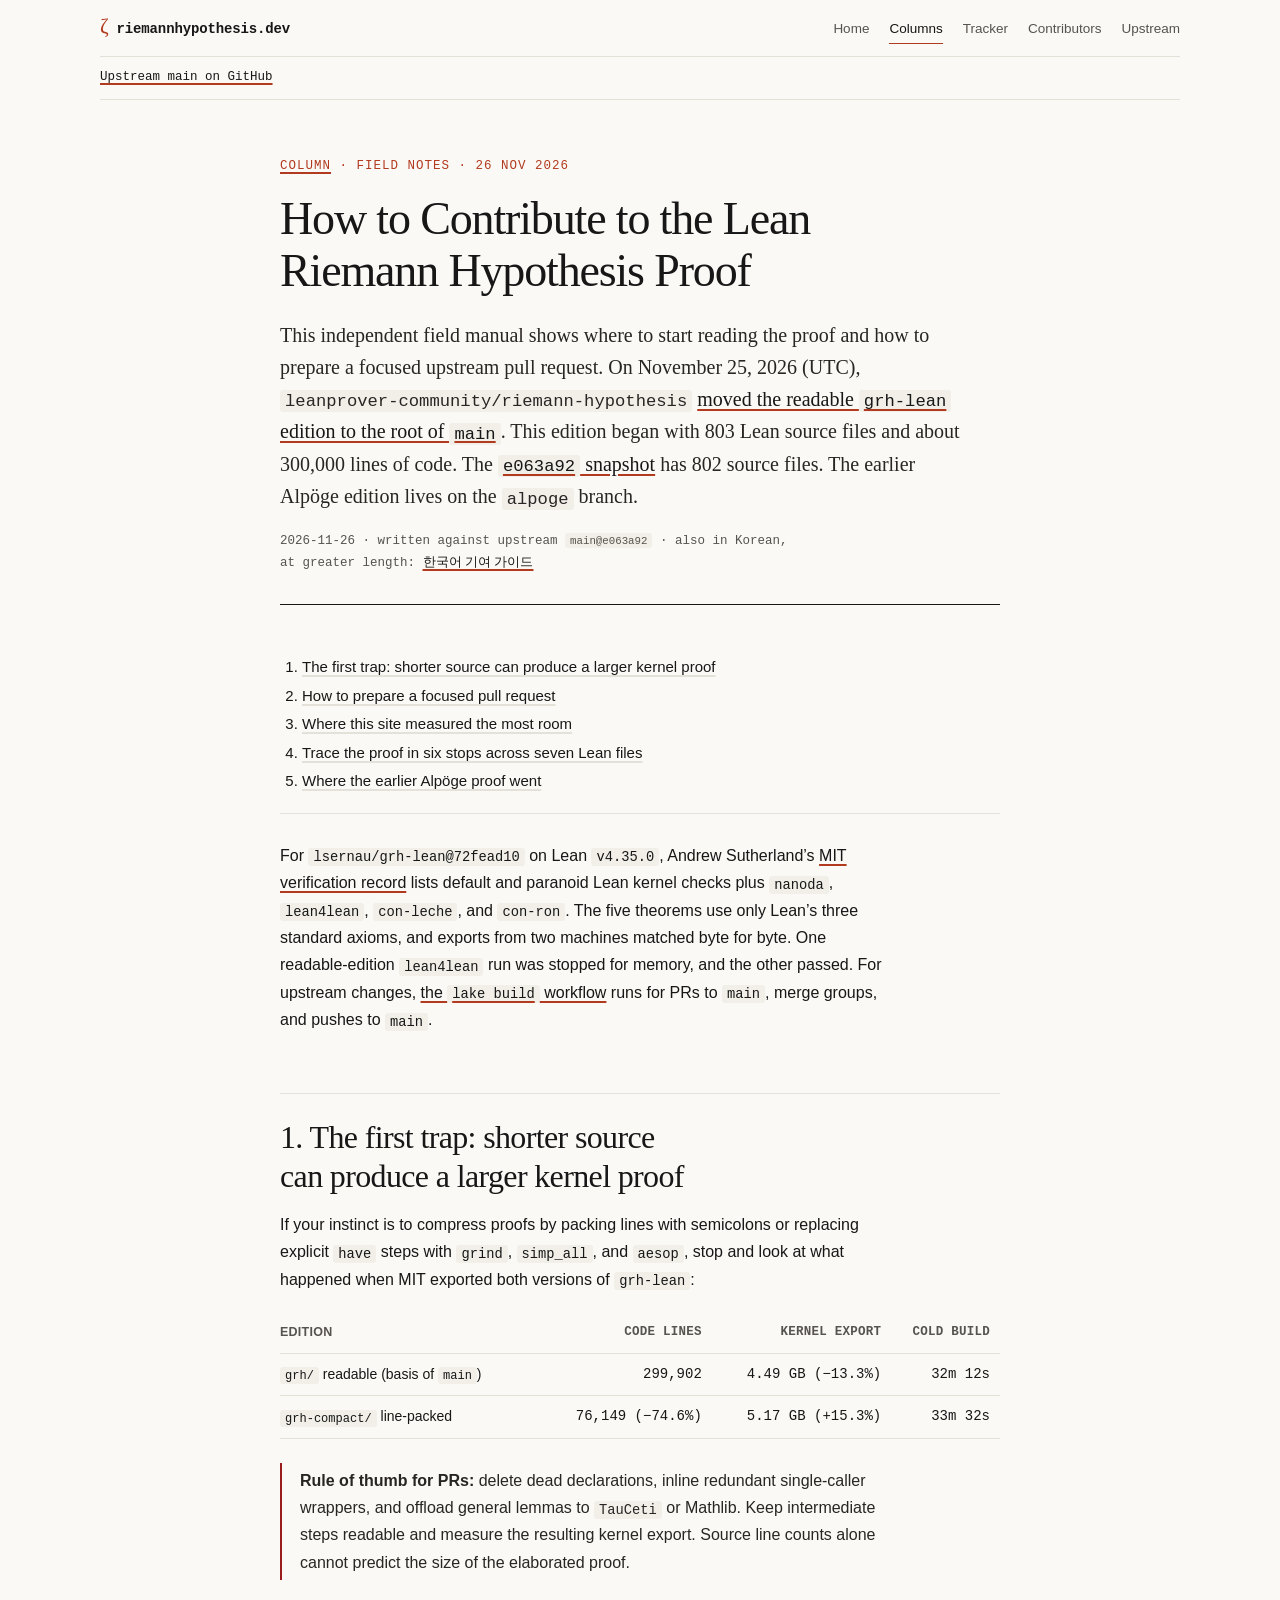
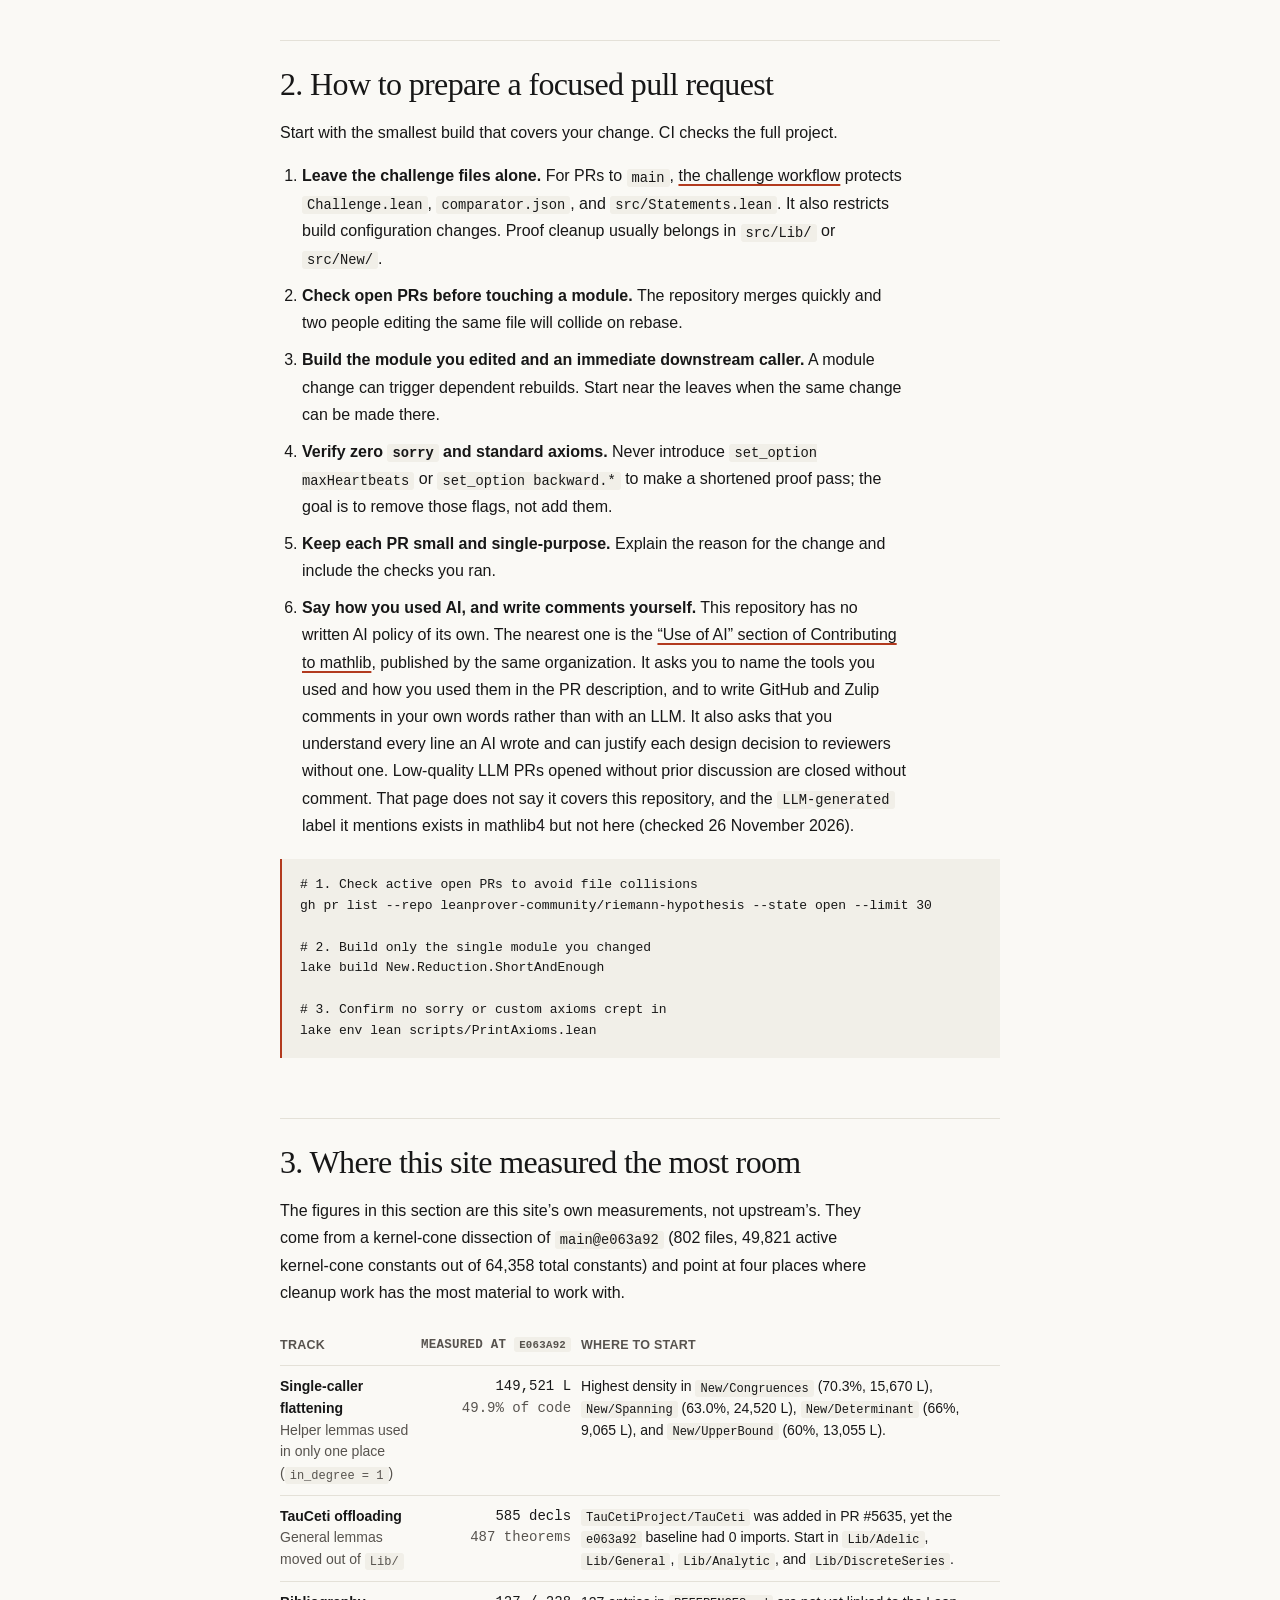
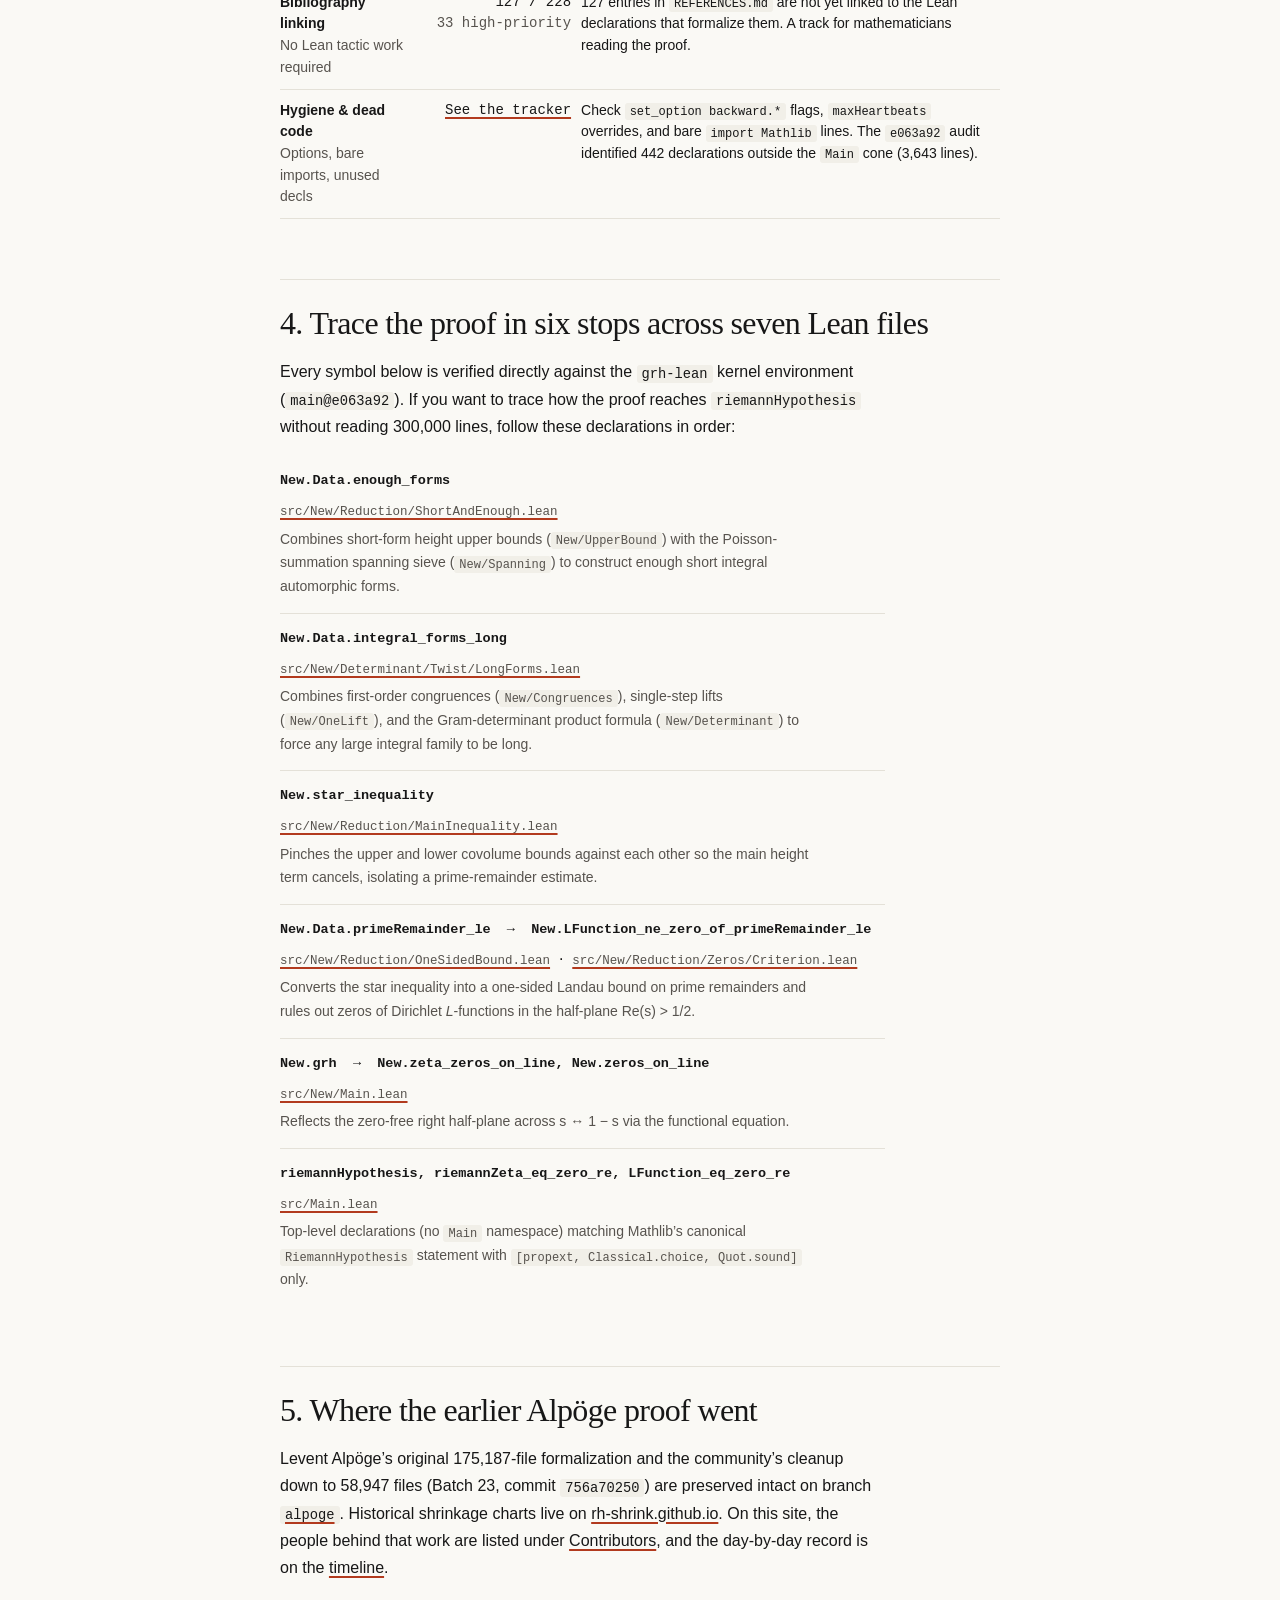
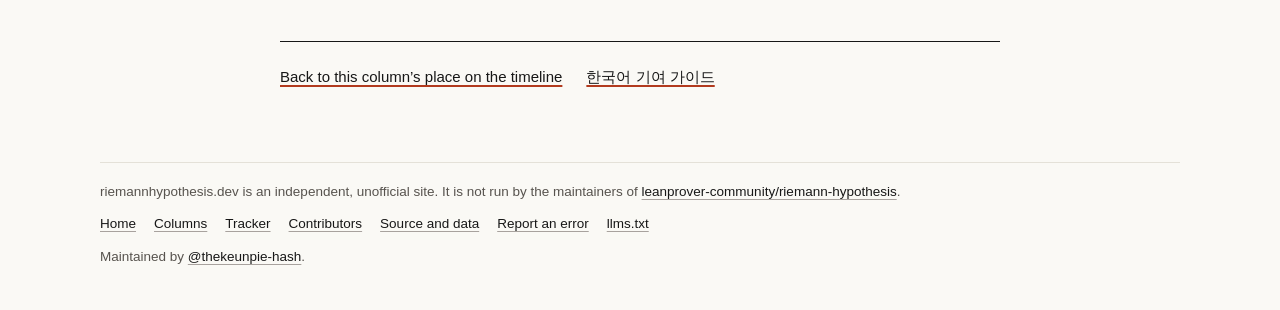
<file: docs/manual.html>
<!doctype html>
<html lang="en">
<head>
  <meta charset="utf-8" />
  <meta name="viewport" content="width=device-width, initial-scale=1" />
  <title>How to Contribute to the Lean Riemann Hypothesis Proof | riemannhypothesis.dev</title>
  <meta name="description" content="A column for people who want to read the Lean Riemann Hypothesis proof or send a focused upstream pull request: the export-size trap, the PR checks, where this site measured the most room, and the proof in six stops." />
  <meta name="robots" content="index,follow" />
  <link rel="canonical" href="https://riemannhypothesis.dev/manual.html" />
  <link rel="icon" type="image/svg+xml" href="favicon.svg" />
  <meta name="theme-color" content="#faf9f5" media="(prefers-color-scheme: light)" />
  <meta name="theme-color" content="#131210" media="(prefers-color-scheme: dark)" />
  <meta property="og:type" content="article" />
  <meta property="og:site_name" content="riemannhypothesis.dev" />
  <meta property="og:url" content="https://riemannhypothesis.dev/manual.html" />
  <meta property="og:title" content="How to Contribute to the Lean Riemann Hypothesis Proof" />
  <meta property="og:description" content="An independent column on reading the proof, measuring changes, and preparing an upstream pull request." />
  <meta property="og:image" content="https://riemannhypothesis.dev/og-image.png" />
  <meta property="article:published_time" content="2026-11-26" />
  <meta name="twitter:card" content="summary_large_image" />
  <meta name="twitter:image" content="https://riemannhypothesis.dev/og-image.png" />
  <link rel="stylesheet" href="site.css?v=20261126b" />
</head>
<body class="ed">
  <a class="site-skip" href="#content">Skip to content</a>
  <div class="wrap">
    <header class="site-head">
      <div class="site-head-in">
        <a class="site-name" href="./">riemannhypothesis.dev</a>
        <nav class="site-nav" aria-label="Site">
          <a href="./">Home</a>
          <a href="columns.html" aria-current="true">Columns</a>
          <a href="tracker.html">Tracker</a>
          <a href="profiles.html">Contributors</a>
          <a href="https://github.com/leanprover-community/riemann-hypothesis" target="_blank" rel="noopener">Upstream</a>
        </nav>
      </div>
    </header>

    <div class="live-strip" id="liveStrip">
      <a href="https://github.com/leanprover-community/riemann-hypothesis/tree/main" target="_blank" rel="noopener">Upstream main on GitHub</a>
    </div>

    <main id="content">
    <article class="article">
      <div class="page-head">
        <p class="kicker"><a href="columns.html#col-manual">Column</a> · Field notes · <time datetime="2026-11-26">26 Nov 2026</time></p>
        <h1>How to Contribute to the Lean Riemann Hypothesis Proof</h1>
        <p class="lede">
          This independent field manual shows where to start reading the proof and how to
          prepare a focused upstream pull request. On November 25, 2026 (UTC),
          <code>leanprover-community/riemann-hypothesis</code>
          <a href="https://github.com/leanprover-community/riemann-hypothesis/commit/47fcde57c49eedd5a6352f4c8745d30bebbe4b0b" target="_blank" rel="noopener">moved the readable <code>grh-lean</code> edition to the root of <code>main</code></a>.
          This edition began with 803 Lean source files and about 300,000 lines of code.
          The <a href="https://github.com/leanprover-community/riemann-hypothesis/tree/e063a92/src" target="_blank" rel="noopener"><code>e063a92</code> snapshot</a>
          has 802 source files. The earlier Alpöge edition lives on the <code>alpoge</code> branch.
        </p>
        <p class="article-meta">
          <time datetime="2026-11-26">2026-11-26</time> · written against upstream
          <code>main@e063a92</code> · also in Korean, at greater length:
          <a href="guide.html" lang="ko">한국어 기여 가이드</a>
        </p>
      </div>

      <ol class="toc">
        <li><a href="#trap">The first trap: shorter source can produce a larger kernel proof</a></li>
        <li><a href="#pr">How to prepare a focused pull request</a></li>
        <li><a href="#leverage">Where this site measured the most room</a></li>
        <li><a href="#spine">Trace the proof in six stops across seven Lean files</a></li>
        <li><a href="#alpoge">Where the earlier Alpöge proof went</a></li>
      </ol>

      <p>
        For <code>lsernau/grh-lean@72fead10</code> on Lean <code>v4.35.0</code>,
        Andrew Sutherland’s <a href="https://math.mit.edu/~drew/shortgrh/" target="_blank" rel="noopener">MIT verification record</a>
        lists default and paranoid Lean kernel checks plus <code>nanoda</code>,
        <code>lean4lean</code>, <code>con-leche</code>, and <code>con-ron</code>.
        The five theorems use only Lean’s three standard axioms, and exports from two
        machines matched byte for byte. One readable-edition <code>lean4lean</code> run was
        stopped for memory, and the other passed. For upstream changes,
        <a href="https://github.com/leanprover-community/riemann-hypothesis/blob/main/.github/workflows/build.yml" target="_blank" rel="noopener">the <code>lake build</code> workflow</a>
        runs for PRs to <code>main</code>, merge groups, and pushes to <code>main</code>.
      </p>

      <h2 id="trap">1. The first trap: shorter source can produce a larger kernel proof</h2>
      <p>
        If your instinct is to compress proofs by packing lines with semicolons or replacing
        explicit <code>have</code> steps with <code>grind</code>, <code>simp_all</code>, and
        <code>aesop</code>, stop and look at what happened when MIT exported both versions of
        <code>grh-lean</code>:
      </p>

      <table>
        <thead>
          <tr>
            <th>Edition</th>
            <th class="num">Code lines</th>
            <th class="num">Kernel export</th>
            <th class="num">Cold build</th>
          </tr>
        </thead>
        <tbody>
          <tr>
            <td><code>grh/</code> readable (basis of <code>main</code>)</td>
            <td class="num">299,902</td>
            <td class="num">4.49 GB (−13.3%)</td>
            <td class="num">32m 12s</td>
          </tr>
          <tr>
            <td><code>grh-compact/</code> line-packed</td>
            <td class="num">76,149 (−74.6%)</td>
            <td class="num">5.17 GB (+15.3%)</td>
            <td class="num">33m 32s</td>
          </tr>
        </tbody>
      </table>

      <div class="callout">
        <p>
          <strong>Rule of thumb for PRs:</strong> delete dead declarations, inline redundant
          single-caller wrappers, and offload general lemmas to <code>TauCeti</code> or Mathlib.
          Keep intermediate steps readable and measure the resulting kernel export.
          Source line counts alone cannot predict the size of the elaborated proof.
        </p>
      </div>

      <h2 id="pr">2. How to prepare a focused pull request</h2>
      <p>Start with the smallest build that covers your change. CI checks the full project.</p>
      <ol>
        <li>
          <strong>Leave the challenge files alone.</strong> For PRs to <code>main</code>,
          <a href="https://github.com/leanprover-community/riemann-hypothesis/blob/main/.github/workflows/challenge-files.yml" target="_blank" rel="noopener">the challenge workflow</a>
          protects <code>Challenge.lean</code>, <code>comparator.json</code>, and
          <code>src/Statements.lean</code>. It also restricts build configuration changes.
          Proof cleanup usually belongs in <code>src/Lib/</code> or <code>src/New/</code>.
        </li>
        <li>
          <strong>Check open PRs before touching a module.</strong> The repository merges
          quickly and two people editing the same file will collide on rebase.
        </li>
        <li>
          <strong>Build the module you edited and an immediate downstream caller.</strong>
          A module change can trigger dependent rebuilds. Start near the leaves when the
          same change can be made there.
        </li>
        <li>
          <strong>Verify zero <code>sorry</code> and standard axioms.</strong> Never introduce
          <code>set_option maxHeartbeats</code> or <code>set_option backward.*</code> to make a
          shortened proof pass; the goal is to remove those flags, not add them.
        </li>
        <li>
          <strong>Keep each PR small and single-purpose.</strong> Explain the reason for
          the change and include the checks you ran.
        </li>
        <li>
          <strong>Say how you used AI, and write comments yourself.</strong> This repository
          has no written AI policy of its own. The nearest one is the
          <a href="https://leanprover-community.github.io/contribute/index.html#use-of-ai" target="_blank" rel="noopener">“Use of AI” section of Contributing to mathlib</a>,
          published by the same organization. It asks you to name the tools you used and how
          you used them in the PR description, and to write GitHub and Zulip comments in your
          own words rather than with an LLM. It also asks that you understand every line an AI
          wrote and can justify each design decision to reviewers without one. Low-quality LLM
          PRs opened without prior discussion are closed without comment. That page does not
          say it covers this repository, and the <code>LLM-generated</code> label it mentions
          exists in mathlib4 but not here (checked 26 November 2026).
        </li>
      </ol>

      <pre><code># 1. Check active open PRs to avoid file collisions
gh pr list --repo leanprover-community/riemann-hypothesis --state open --limit 30

# 2. Build only the single module you changed
lake build New.Reduction.ShortAndEnough

# 3. Confirm no sorry or custom axioms crept in
lake env lean scripts/PrintAxioms.lean</code></pre>

      <h2 id="leverage">3. Where this site measured the most room</h2>
      <p>
        The figures in this section are this site’s own measurements, not upstream’s. They come
        from a kernel-cone dissection of <code>main@e063a92</code> (802 files, 49,821 active
        kernel-cone constants out of 64,358 total constants) and point at four places where
        cleanup work has the most material to work with.
      </p>

      <table class="stack">
        <thead>
          <tr>
            <th>Track</th>
            <th class="num">Measured at <code>e063a92</code></th>
            <th>Where to start</th>
          </tr>
        </thead>
        <tbody>
          <tr>
            <td><strong>Single-caller flattening</strong><br /><span class="aside-note">Helper lemmas used in only one place (<code>in_degree = 1</code>)</span></td>
            <td class="num">149,521 L<br /><span class="aside-note">49.9% of code</span></td>
            <td>Highest density in <code>New/Congruences</code> (70.3%, 15,670&nbsp;L), <code>New/Spanning</code> (63.0%, 24,520&nbsp;L), <code>New/Determinant</code> (66%, 9,065&nbsp;L), and <code>New/UpperBound</code> (60%, 13,055&nbsp;L).</td>
          </tr>
          <tr>
            <td><strong>TauCeti offloading</strong><br /><span class="aside-note">General lemmas moved out of <code>Lib/</code></span></td>
            <td class="num">585 decls<br /><span class="aside-note">487 theorems</span></td>
            <td><code>TauCetiProject/TauCeti</code> was added in PR #5635, yet the <code>e063a92</code> baseline had 0 imports. Start in <code>Lib/Adelic</code>, <code>Lib/General</code>, <code>Lib/Analytic</code>, and <code>Lib/DiscreteSeries</code>.</td>
          </tr>
          <tr>
            <td><strong>Bibliography linking</strong><br /><span class="aside-note">No Lean tactic work required</span></td>
            <td class="num">127 / 228<br /><span class="aside-note">33 high-priority</span></td>
            <td>127 entries in <code>REFERENCES.md</code> are not yet linked to the Lean declarations that formalize them. A track for mathematicians reading the proof.</td>
          </tr>
          <tr>
            <td><strong>Hygiene &amp; dead code</strong><br /><span class="aside-note">Options, bare imports, unused decls</span></td>
            <td class="num" id="hygieneCell"><a href="tracker.html">See the tracker</a></td>
            <td>Check <code>set_option backward.*</code> flags, <code>maxHeartbeats</code> overrides, and bare <code>import Mathlib</code> lines. The <code>e063a92</code> audit identified 442 declarations outside the <code>Main</code> cone (3,643 lines).</td>
          </tr>
        </tbody>
      </table>

      <h2 id="spine">4. Trace the proof in six stops across seven Lean files</h2>
      <p>
        Every symbol below is verified directly against the <code>grh-lean</code> kernel
        environment (<code>main@e063a92</code>). If you want to trace how the proof reaches
        <code>riemannHypothesis</code> without reading 300,000 lines, follow these declarations in
        order:
      </p>

      <ol class="plain spine">
        <li>
          <span class="spine-sym">New.Data.enough_forms</span>
          <a class="spine-file" href="https://github.com/leanprover-community/riemann-hypothesis/blob/e063a92/src/New/Reduction/ShortAndEnough.lean" target="_blank" rel="noopener">src/New/Reduction/ShortAndEnough.lean</a>
          <p class="aside-note">
            Combines short-form height upper bounds (<code>New/UpperBound</code>) with the
            Poisson-summation spanning sieve (<code>New/Spanning</code>) to construct enough
            short integral automorphic forms.
          </p>
        </li>
        <li>
          <span class="spine-sym">New.Data.integral_forms_long</span>
          <a class="spine-file" href="https://github.com/leanprover-community/riemann-hypothesis/blob/e063a92/src/New/Determinant/Twist/LongForms.lean" target="_blank" rel="noopener">src/New/Determinant/Twist/LongForms.lean</a>
          <p class="aside-note">
            Combines first-order congruences (<code>New/Congruences</code>), single-step lifts
            (<code>New/OneLift</code>), and the Gram-determinant product formula
            (<code>New/Determinant</code>) to force any large integral family to be long.
          </p>
        </li>
        <li>
          <span class="spine-sym">New.star_inequality</span>
          <a class="spine-file" href="https://github.com/leanprover-community/riemann-hypothesis/blob/e063a92/src/New/Reduction/MainInequality.lean" target="_blank" rel="noopener">src/New/Reduction/MainInequality.lean</a>
          <p class="aside-note">
            Pinches the upper and lower covolume bounds against each other so the main height
            term cancels, isolating a prime-remainder estimate.
          </p>
        </li>
        <li>
          <span class="spine-sym">New.Data.primeRemainder_le &nbsp;→&nbsp; New.LFunction_ne_zero_of_primeRemainder_le</span>
          <a class="spine-file" href="https://github.com/leanprover-community/riemann-hypothesis/blob/e063a92/src/New/Reduction/OneSidedBound.lean" target="_blank" rel="noopener">src/New/Reduction/OneSidedBound.lean</a>
          &nbsp;·&nbsp;
          <a class="spine-file" href="https://github.com/leanprover-community/riemann-hypothesis/blob/e063a92/src/New/Reduction/Zeros/Criterion.lean" target="_blank" rel="noopener">src/New/Reduction/Zeros/Criterion.lean</a>
          <p class="aside-note">
            Converts the star inequality into a one-sided Landau bound on prime remainders and
            rules out zeros of Dirichlet <em>L</em>-functions in the half-plane Re(s)&nbsp;&gt;&nbsp;1/2.
          </p>
        </li>
        <li>
          <span class="spine-sym">New.grh &nbsp;→&nbsp; New.zeta_zeros_on_line, New.zeros_on_line</span>
          <a class="spine-file" href="https://github.com/leanprover-community/riemann-hypothesis/blob/e063a92/src/New/Main.lean" target="_blank" rel="noopener">src/New/Main.lean</a>
          <p class="aside-note">
            Reflects the zero-free right half-plane across s&nbsp;↔&nbsp;1&nbsp;−&nbsp;s via the
            functional equation.
          </p>
        </li>
        <li>
          <span class="spine-sym">riemannHypothesis, riemannZeta_eq_zero_re, LFunction_eq_zero_re</span>
          <a class="spine-file" href="https://github.com/leanprover-community/riemann-hypothesis/blob/e063a92/src/Main.lean" target="_blank" rel="noopener">src/Main.lean</a>
          <p class="aside-note">
            Top-level declarations (no <code>Main</code> namespace) matching Mathlib’s
            canonical <code>RiemannHypothesis</code> statement with
            <code>[propext, Classical.choice, Quot.sound]</code> only.
          </p>
        </li>
      </ol>

      <h2 id="alpoge">5. Where the earlier Alpöge proof went</h2>
      <p>
        Levent Alpöge’s original 175,187-file formalization and the community’s cleanup down to
        58,947 files (Batch 23, commit <code>756a70250</code>) are preserved intact on branch
        <a href="https://github.com/leanprover-community/riemann-hypothesis/tree/alpoge" target="_blank" rel="noopener"><code>alpoge</code></a>.
        Historical shrinkage charts live on
        <a href="https://rh-shrink.github.io/" target="_blank" rel="noopener">rh-shrink.github.io</a>.
        On this site, the people behind that work are listed under
        <a href="profiles.html">Contributors</a>, and the day-by-day record is on the
        <a href="columns.html#timeline">timeline</a>.
      </p>

      <p class="article-end">
        <a href="columns.html#col-manual">Back to this column’s place on the timeline</a>
        <a href="guide.html" lang="ko">한국어 기여 가이드</a>
      </p>
    </article>
    </main>

    <footer class="site-foot">
      <div class="site-foot-in">
        <p>riemannhypothesis.dev is an independent, unofficial site. It is not run by the maintainers of <a href="https://github.com/leanprover-community/riemann-hypothesis" target="_blank" rel="noopener">leanprover-community/riemann-hypothesis</a>.</p>
        <p class="site-foot-links">
          <a href="./">Home</a>
          <a href="columns.html">Columns</a>
          <a href="tracker.html">Tracker</a>
          <a href="profiles.html">Contributors</a>
          <a href="https://github.com/thekeunpie-hash/rh-kernel-backbone" target="_blank" rel="noopener">Source and data</a>
          <a href="https://github.com/thekeunpie-hash/rh-kernel-backbone/issues" target="_blank" rel="noopener">Report an error</a>
          <a href="llms.txt">llms.txt</a>
        </p>
        <p>Maintained by <a href="https://github.com/thekeunpie-hash" target="_blank" rel="noopener">@thekeunpie-hash</a>.</p>
      </div>
    </footer>
  </div>

  <script src="site.js?v=20261126b"></script>
  <script>
    (async function () {
      const site = window.RHSite;
      if (!site) return;
      const live = await site.liveStrip(document.getElementById("liveStrip"));
      const cell = document.getElementById("hygieneCell");
      if (!live || !cell) return;
      const options = [
        site.metric(live.backward_options, "backward.*"),
        site.metric(live.heartbeat_options, "maxHeartbeats")
      ].filter(Boolean);
      if (!options.length) return;
      const note = document.createElement("span");
      note.className = "aside-note";
      note.textContent = "Tracker snapshot at " + String(live.sha).slice(0, 9);
      cell.replaceChildren(options.join(" · "), document.createElement("br"), note);
    })();
  </script>
</body>
</html>
</file>
<file: docs/site.css>
/*
 * riemannhypothesis.dev — shared stylesheet.
 * Part 1 (site-*): the header and footer every page carries. Self-contained colours so it
 *   reads the same on the reading pages, the tracker and the contributor directory.
 * Part 2 (body.ed): the editorial system for the reading pages (home, columns, the column
 *   articles). Paper and ink, one accent (the red a critical line is usually drawn in), a
 *   display serif for headings, and a night-blue panel for the figure on the home page.
 *   Dark mode is scoped to body.ed, so the tracker and the directory keep their own colours.
 */

:root {
  --site-paper: #faf9f5;
  --site-ink: #171717;
  --site-muted: #57534e;
  --site-rule: #e4e1d8;
  --site-link: #1d4ed8;
  --site-accent: #b23a1e;
  --site-sans: -apple-system, BlinkMacSystemFont, "Segoe UI", Inter, "Apple SD Gothic Neo", "Malgun Gothic", Helvetica, Arial, sans-serif;
  --site-mono: "JetBrains Mono", "Cascadia Code", ui-monospace, SFMono-Regular, Menlo, Consolas, monospace;
  --site-serif: "Newsreader", "Source Serif 4", "Iowan Old Style", "Palatino Linotype", Palatino, Georgia, "Times New Roman", serif;
}

/* ---------- Part 1: header and footer ---------- */

.site-skip {
  position: absolute;
  left: -9999px;
  top: 0;
  padding: 8px 12px;
  background: var(--site-ink);
  color: var(--site-paper);
  font: 13.5px/1.4 var(--site-sans);
  z-index: 10;
}
.site-skip:focus { left: 8px; top: 8px; }

.site-head {
  border-bottom: 1px solid var(--site-rule);
  font-family: var(--site-sans);
  font-size: 13.5px;
  line-height: 1.5;
  color: var(--site-muted);
  word-break: normal;
}
.site-head-in {
  max-width: var(--site-w, none);
  margin: 0 auto;
  padding: 15px var(--site-pad, 0px) 12px;
  display: flex;
  flex-wrap: wrap;
  align-items: baseline;
  justify-content: space-between;
  gap: 4px 24px;
}
.site-head .site-name {
  font-family: var(--site-mono);
  font-size: 14px;
  font-weight: 600;
  letter-spacing: -0.01em;
  color: var(--site-ink);
  text-decoration: none;
  padding: 4px 0;
  white-space: nowrap;
}
.site-head .site-name::before {
  content: "\03B6";
  font-family: var(--site-serif);
  font-size: 1.5em;
  font-weight: 500;
  line-height: 0;
  color: var(--site-accent);
  margin-right: 8px;
}
.site-head .site-name:hover { color: var(--site-ink); text-decoration: underline; text-underline-offset: 4px; }
.site-nav {
  display: flex;
  flex-wrap: wrap;
  gap: 0 20px;
}
.site-head .site-nav a {
  color: var(--site-muted);
  font-weight: 400;
  text-decoration: none;
  padding: 4px 0;
  border-bottom: 1.5px solid transparent;
}
.site-head .site-nav a:hover { color: var(--site-ink); border-bottom-color: var(--site-rule); }
.site-head .site-nav a[aria-current] { color: var(--site-ink); border-bottom-color: var(--site-accent); }
.site-head a:focus-visible,
.site-foot a:focus-visible,
.site-skip:focus-visible {
  outline: 2px solid var(--site-link);
  outline-offset: 3px;
  border-radius: 2px;
}

.site-foot {
  margin-top: 72px;
  border-top: 1px solid var(--site-rule);
  font-family: var(--site-sans);
  font-size: 13.5px;
  line-height: 1.6;
  color: var(--site-muted);
  word-break: normal;
}
.site-foot-in {
  max-width: var(--site-w, none);
  margin: 0 auto;
  padding: 18px var(--site-pad, 0px) 40px;
}
.site-foot p { margin: 0 0 8px; font-size: 13.5px; color: var(--site-muted); }
.site-foot a { color: var(--site-ink); text-decoration: underline; text-decoration-color: #a8a29e; text-underline-offset: 3px; text-decoration-thickness: 1px; }
.site-foot a:hover { color: var(--site-ink); text-decoration-color: var(--site-ink); }
.site-foot-links { display: flex; flex-wrap: wrap; gap: 2px 18px; }
.site-foot-links a { padding: 3px 0; }

@media (max-width: 600px) {
  .site-head-in { padding-top: 10px; padding-bottom: 6px; gap: 0 24px; }
  .site-nav { gap: 0 14px; }
  .site-head .site-nav a, .site-foot-links a { padding: 7px 0; }
  .site-foot { margin-top: 56px; }
}

/* ---------- Part 2: editorial system for the reading pages ---------- */

html:has(body.ed) { background: #faf9f5; color-scheme: light dark; }

body.ed {
  --paper: var(--site-paper);
  --ink: var(--site-ink);
  --muted: var(--site-muted);
  --rule: var(--site-rule);
  --accent: var(--site-accent);
  --soft: #292524;
  --card: #fffefb;
  --code-bg: #f1efe8;
  --mark: var(--site-accent);
  --warn: #991b1b;
  --night: #14233a;
  --night-ink: #f4f0e6;
  --night-muted: #9db0ca;
  --night-rule: #2b3d58;
  --night-zero: #ff8d61;
  margin: 0;
  padding: 0 22px;
  background: var(--paper);
  color: var(--ink);
  font-family: var(--site-sans);
  font-size: 16px;
  line-height: 1.7;
  overflow-wrap: anywhere;
  -webkit-font-smoothing: antialiased;
  -webkit-text-size-adjust: 100%;
}

@media (prefers-color-scheme: dark) {
  html:has(body.ed) { background: #131210; }
  body.ed {
    --site-paper: #131210;
    --site-ink: #ece8df;
    --site-muted: #a8a196;
    --site-rule: #302d27;
    --site-link: #9db8ff;
    --site-accent: #f08a63;
    --soft: #d6d1c6;
    --card: #1b1a17;
    --code-bg: #22201c;
    --warn: #f0736a;
    --night: #0f1b2e;
    --night-rule: #263650;
  }
  body.ed .site-foot a { text-decoration-color: #6b665d; }
}

body.ed *, body.ed *::before, body.ed *::after { box-sizing: border-box; }
body.ed .wrap { max-width: 1080px; margin: 0 auto; }
body.ed img, body.ed svg { max-width: 100%; }

body.ed main a, body.ed .live-strip a {
  color: var(--ink);
  text-decoration-color: var(--accent);
  text-underline-offset: 3px;
  text-decoration-thickness: 1.5px;
}
body.ed main a:hover, body.ed .live-strip a:hover { color: var(--accent); }
body.ed main a:focus-visible, body.ed summary:focus-visible {
  outline: 2px solid var(--accent);
  outline-offset: 3px;
  border-radius: 2px;
}

body.ed .live-strip {
  padding: 11px 0;
  border-bottom: 1px solid var(--rule);
  font-family: var(--site-mono);
  font-size: 12.5px;
  color: var(--muted);
  line-height: 1.55;
}
body.ed .live-strip strong { color: var(--ink); font-weight: 600; }

body.ed .page-head { padding: 56px 0 28px; }
body.ed main .kicker {
  font-family: var(--site-mono);
  font-size: 12.5px;
  letter-spacing: 0.08em;
  text-transform: uppercase;
  color: var(--accent);
  margin: 0 0 16px;
}
body.ed main .kicker a { color: inherit; }
body.ed h1 {
  font-family: var(--site-serif);
  font-size: clamp(32px, 5.4vw, 52px);
  font-weight: 500;
  line-height: 1.1;
  letter-spacing: -0.025em;
  margin: 0 0 22px;
  max-width: 20em;
  text-wrap: balance;
}
body.ed main .lede {
  font-family: var(--site-serif);
  font-size: 20px;
  line-height: 1.6;
  color: var(--soft);
  margin: 0;
  max-width: 64ch;
}
body.ed h2 {
  font-family: var(--site-serif);
  font-size: clamp(25px, 3.2vw, 32px);
  font-weight: 500;
  line-height: 1.2;
  letter-spacing: -0.02em;
  margin: 72px 0 16px;
  padding-top: 24px;
  border-top: 1px solid var(--rule);
  text-wrap: balance;
}
body.ed h3 { font-size: 17px; font-weight: 650; line-height: 1.45; margin: 30px 0 8px; }
body.ed main p { margin: 0 0 16px; }
body.ed .measure { max-width: 68ch; }
body.ed .section-note, body.ed .aside-note { color: var(--muted); font-size: 14.5px; }
body.ed main .section-note { max-width: 68ch; margin-bottom: 24px; }
body.ed .aside-note { font-size: 14px; }
body.ed main .more { font-size: 15px; margin: 22px 0 0; }
body.ed .status { color: var(--muted); font-size: 14.5px; }

body.ed code {
  font-family: var(--site-mono);
  font-size: 0.86em;
  background: var(--code-bg);
  padding: 1.5px 5px;
  border-radius: 3px;
}
body.ed pre {
  margin: 18px 0 22px;
  padding: 16px 18px;
  background: var(--code-bg);
  border-left: 2px solid var(--accent);
  white-space: pre-wrap;
  font-family: var(--site-mono);
  font-size: 13px;
  line-height: 1.6;
  word-break: normal;
}
body.ed pre code { background: none; padding: 0; font-size: inherit; }
body.ed blockquote {
  margin: 20px 0;
  padding: 2px 0 2px 18px;
  border-left: 2px solid var(--accent);
  font-family: var(--site-serif);
  font-size: 18px;
  line-height: 1.55;
  color: var(--soft);
  word-break: normal;
}

body.ed main ol, body.ed main ul { margin: 0 0 20px; padding-left: 22px; }
body.ed main li { margin-bottom: 10px; }

body.ed .callout, body.ed .note {
  margin: 24px 0;
  padding: 4px 0 4px 18px;
  border-left: 2px solid var(--warn);
  color: var(--soft);
}
body.ed main .callout p:last-child, body.ed main .note p:last-child { margin-bottom: 0; }

body.ed table {
  width: 100%;
  border-collapse: collapse;
  margin: 20px 0 24px;
  font-size: 14px;
  line-height: 1.55;
}
body.ed th, body.ed td {
  text-align: left;
  vertical-align: top;
  padding: 10px 10px 10px 0;
  border-bottom: 1px solid var(--rule);
}
body.ed th {
  font-weight: 600;
  color: var(--muted);
  font-size: 12.5px;
  letter-spacing: 0.02em;
  text-transform: uppercase;
}
body.ed td.num, body.ed th.num { text-align: right; font-family: var(--site-mono); white-space: nowrap; }

/* Plain link lists: the proof spine and any list that should stay a list */
body.ed main .plain { list-style: none; padding-left: 0; margin: 0; }
body.ed main .plain > li { margin: 0; padding: 14px 0; border-bottom: 1px solid var(--rule); }
body.ed main .plain > li:last-child { border-bottom: none; }
body.ed .item-meta { font-family: var(--site-mono); font-size: 12.5px; color: var(--muted); display: block; }
body.ed .item-title { font-family: var(--site-serif); font-size: 20px; line-height: 1.35; display: block; margin: 2px 0 4px; }
body.ed .item-title a { color: var(--ink); text-decoration: none; }
body.ed .item-title a:hover { text-decoration: underline; }
body.ed main .plain p { margin: 0; font-size: 15px; color: var(--soft); }
body.ed main .plain p.aside-note { margin: 4px 0 0; font-size: 14px; color: var(--muted); }

body.ed .spine-sym { display: block; font-family: var(--site-mono); font-size: 13.5px; font-weight: 600; margin-bottom: 3px; }
body.ed .spine-file { font-family: var(--site-mono); font-size: 12.5px; color: var(--muted); }

/* ----- Home: hero ----- */

body.ed .hero { padding: 64px 0 0; }
body.ed .hero h1 {
  font-size: clamp(35px, 6.6vw, 72px);
  line-height: 1.03;
  letter-spacing: -0.035em;
  max-width: 13em;
  margin: 0 0 30px;
}
body.ed .hero h1 .h1-kicker {
  display: block;
  font-family: var(--site-mono);
  font-size: 12.5px;
  font-weight: 400;
  line-height: 1.5;
  letter-spacing: 0.08em;
  text-transform: uppercase;
  color: var(--accent);
  margin: 0 0 20px;
}
body.ed .hero h1 em { display: block; font-style: italic; color: var(--muted); }
body.ed .hero .lede + .lede { margin-top: 14px; }
body.ed main .hero-links { display: flex; flex-wrap: wrap; gap: 10px 12px; margin: 30px 0 0; }
body.ed main .btn {
  display: inline-block;
  padding: 10px 18px;
  border: 1px solid var(--ink);
  border-radius: 3px;
  font-size: 14.5px;
  line-height: 1.4;
  color: var(--ink);
  text-decoration: none;
}
body.ed main .btn:hover { border-color: var(--accent); color: var(--accent); }
body.ed main .btn.is-solid { background: var(--ink); color: var(--paper); }
body.ed main .btn.is-solid:hover { background: var(--accent); border-color: var(--accent); color: var(--paper); }

body.ed .hero-fig { margin: 52px 0 0; }
body.ed .hero-panel {
  background: var(--night);
  color: var(--night-ink);
  border: 1px solid var(--night-rule);
  border-radius: 6px;
  overflow: hidden;
}
body.ed .hero-bar {
  display: flex;
  flex-wrap: wrap;
  justify-content: space-between;
  gap: 2px 18px;
  padding: 13px 18px 0;
  font-family: var(--site-mono);
  font-size: 12px;
  line-height: 1.5;
  color: var(--night-muted);
}
body.ed .hero-bar output { color: var(--night-ink); font-variant-numeric: tabular-nums; }
body.ed .hero-panel svg { display: block; width: 100%; height: auto; touch-action: pan-y; }
body.ed .zf-grid { stroke: var(--night-rule); stroke-width: 1; }
body.ed .zf-scale { fill: var(--night-muted); font: 11px var(--site-mono); }
body.ed .zf-axis { stroke: var(--night-zero); stroke-width: 1.5; }
body.ed .zf-axis-label { fill: var(--night-zero); font: 12px var(--site-mono); }
body.ed .zf-curve { fill: none; stroke: var(--night-ink); stroke-width: 1.6; stroke-linejoin: round; stroke-linecap: round; }
body.ed .zf-lead { stroke: var(--night-muted); stroke-width: 1; stroke-dasharray: 2 4; opacity: 0.7; }
body.ed .zf-zero { fill: var(--night-zero); stroke: var(--night); stroke-width: 2; }
body.ed .zf-label { fill: var(--night-ink); font: 11.5px var(--site-mono); }
body.ed .zf-hair { stroke: var(--night-ink); stroke-width: 1; opacity: 0.55; }
body.ed .zf-mark { transition: opacity 0.5s ease; }
body.ed .zf-mark.is-pending { opacity: 0; }
body.ed .hero-fig figcaption { margin: 16px 0 0; max-width: 76ch; font-size: 14.5px; line-height: 1.65; color: var(--muted); }
body.ed .hero-fig figcaption .zeros { font-family: var(--site-mono); font-size: 12.5px; }

/* ----- Home: measured facts ----- */

body.ed main .facts {
  display: grid;
  grid-template-columns: repeat(auto-fit, minmax(150px, 1fr));
  gap: 0 24px;
  margin: 56px 0 0;
  padding: 0;
  border-top: 1px solid var(--ink);
}
body.ed main .facts[hidden] { display: none; }
body.ed .facts > div { display: flex; flex-direction: column-reverse; justify-content: flex-end; padding: 18px 0 16px; border-bottom: 1px solid var(--rule); min-width: 0; }
body.ed .facts dt { font-family: var(--site-mono); font-size: 12px; letter-spacing: 0.04em; text-transform: uppercase; color: var(--muted); }
body.ed .facts dd {
  margin: 0 0 2px;
  font-family: var(--site-serif);
  font-size: clamp(28px, 3.6vw, 38px);
  line-height: 1.15;
  letter-spacing: -0.02em;
  font-variant-numeric: tabular-nums lining-nums;
}
body.ed .facts dd.is-text { font-family: var(--site-mono); font-size: 17px; letter-spacing: -0.01em; line-height: 2.3; }
body.ed main .facts-src { margin: 12px 0 0; font-size: 13.5px; color: var(--muted); max-width: 76ch; }

/* ----- Column cards (home grid and timeline) ----- */

body.ed main .col-grid {
  list-style: none;
  margin: 0;
  padding: 0;
  display: grid;
  grid-template-columns: repeat(auto-fit, minmax(min(100%, 320px), 1fr));
  gap: 20px;
}
body.ed main .col-grid > li { margin: 0; display: flex; }
body.ed .col-card {
  position: relative;
  display: flex;
  flex-direction: column;
  width: 100%;
  padding: 22px 24px 20px;
  background: var(--card);
  border: 1px solid var(--rule);
  border-top: 3px solid var(--accent);
  border-radius: 4px;
  transition: border-color 0.15s ease;
}
body.ed .col-card:hover { border-color: var(--accent); }
body.ed .col-card:focus-within { outline: 2px solid var(--accent); outline-offset: 3px; }
body.ed .col-kicker { font-family: var(--site-mono); font-size: 12px; letter-spacing: 0.06em; text-transform: uppercase; color: var(--accent); }
body.ed .col-kicker time { color: var(--muted); }
body.ed .col-title { display: block; font-family: var(--site-serif); font-size: clamp(22px, 2.6vw, 27px); line-height: 1.22; letter-spacing: -0.015em; margin: 10px 0 10px; }
body.ed main .col-title a { color: var(--ink); text-decoration: none; outline: none; }
body.ed main .col-title a::after { content: ""; position: absolute; inset: 0; }
body.ed main .col-card:hover .col-title a { color: var(--accent); }
body.ed main .col-sum { margin: 0 0 16px; font-size: 15.5px; line-height: 1.6; color: var(--soft); }
body.ed .col-go { margin-top: auto; font-family: var(--site-mono); font-size: 12.5px; color: var(--muted); }

/* ----- Routes: where to start ----- */

body.ed main .routes {
  list-style: none;
  margin: 0;
  padding: 0;
  display: grid;
  grid-template-columns: repeat(auto-fit, minmax(min(100%, 230px), 1fr));
  gap: 8px 28px;
}
body.ed main .routes > li { margin: 0; padding: 18px 0 14px; border-top: 1px solid var(--ink); }
body.ed .routes .item-meta { letter-spacing: 0.04em; text-transform: uppercase; font-size: 12px; }
body.ed .routes .item-title { font-size: 21px; line-height: 1.28; margin: 8px 0 8px; }
body.ed main .routes p { margin: 0; font-size: 15px; line-height: 1.6; color: var(--soft); }

/* ----- Timeline: one rail, events as dots, columns as cards ----- */

body.ed main .timeline { list-style: none; padding: 0; margin: 8px 0 0; max-width: 880px; }
body.ed main .day { --gut: 22px; margin: 0; padding: 0 0 0 var(--gut); border-left: 1px solid var(--rule); }
body.ed .day-date {
  position: relative;
  display: block;
  padding: 0 0 14px;
  font-family: var(--site-mono);
  font-size: 12.5px;
  letter-spacing: 0.05em;
  text-transform: uppercase;
  color: var(--muted);
}
body.ed .day-date::before { content: ""; position: absolute; left: calc(-1 * var(--gut)); top: 0.85em; width: 12px; height: 1px; background: var(--muted); }
body.ed main .events { list-style: none; padding: 0 0 34px; margin: 0; }
body.ed main .day:last-child .events { padding-bottom: 6px; }
body.ed main .event { position: relative; margin: 0 0 20px; }
body.ed main .event:last-child { margin-bottom: 0; }
body.ed .event::before {
  content: "";
  position: absolute;
  left: calc(-1 * var(--gut) - 5px);
  top: 0.5em;
  width: 9px;
  height: 9px;
  border-radius: 50%;
  background: var(--paper);
  border: 1.5px solid var(--muted);
}
body.ed .event.is-column::before {
  left: calc(-1 * var(--gut) - 6px);
  top: 24px;
  width: 11px;
  height: 11px;
  border-radius: 0;
  transform: rotate(45deg);
  background: var(--accent);
  border-color: var(--accent);
}
body.ed .event.is-column { scroll-margin-top: 24px; }
body.ed .event-tag { display: block; font-family: var(--site-mono); font-size: 11.5px; letter-spacing: 0.06em; text-transform: uppercase; color: var(--muted); }
body.ed .event-title { display: block; font-size: 16.5px; line-height: 1.5; font-weight: 500; max-width: 62ch; }
body.ed .event details { margin-top: 4px; max-width: 62ch; }
body.ed .event summary { cursor: pointer; font-size: 13.5px; color: var(--muted); width: fit-content; padding: 2px 0; }
body.ed main .event-detail { font-size: 14.5px; color: var(--soft); margin: 6px 0 0; }
body.ed main .event-source { font-size: 13.5px; margin: 4px 0 0; }

@media (min-width: 760px) {
  body.ed main .day { display: grid; grid-template-columns: 136px minmax(0, 1fr); padding-left: 0; border-left: 0; }
  body.ed .day-date { text-align: right; padding: 3px 26px 0 0; }
  body.ed .day-date::before { display: none; }
  body.ed main .events { --gut: 32px; padding-left: var(--gut); border-left: 1px solid var(--rule); }
}

/* ----- Article layout (the columns themselves) ----- */

body.ed .article { max-width: 720px; margin: 0 auto; }
body.ed .article p, body.ed .article li, body.ed .article blockquote { max-width: 68ch; }
body.ed .article .page-head { padding-bottom: 30px; margin-bottom: 30px; border-bottom: 1px solid var(--ink); }
body.ed .article h1 { font-size: clamp(31px, 5vw, 46px); line-height: 1.13; }
body.ed .article h2 { margin-top: 60px; }
body.ed main .article-meta, body.ed main .stamp { font-family: var(--site-mono); font-size: 12.5px; line-height: 1.7; color: var(--muted); margin: 18px 0 0; }
body.ed main .stamp { font-family: inherit; font-size: 14px; }
body.ed main .toc { font-size: 15px; margin: 0 0 28px; padding: 16px 0 16px 22px; border-bottom: 1px solid var(--rule); }
body.ed main .toc li { margin: 3px 0; }
body.ed main .toc a { text-decoration-color: var(--rule); }
body.ed main .article-end { display: flex; flex-wrap: wrap; gap: 8px 24px; max-width: none; margin: 60px 0 0; padding-top: 22px; border-top: 1px solid var(--ink); font-size: 15px; }
body.ed main .en { margin: 22px 0; padding: 14px 18px; background: var(--code-bg); border-radius: 4px; font-size: 15px; color: var(--soft); word-break: normal; }
body.ed main .src, body.ed .ours { font-size: 13.5px; color: var(--muted); word-break: normal; }
body.ed main .src { margin-top: 18px; }

/* Korean text: sans headings (system Korean serifs are poor) and word-level line breaks */
html[lang="ko"] body.ed { line-height: 1.75; word-break: keep-all; overflow-wrap: break-word; }
html[lang="ko"] body.ed h1, html[lang="ko"] body.ed h2, body.ed [lang="ko"] {
  font-family: var(--site-sans);
  word-break: keep-all;
  overflow-wrap: break-word;
}
html[lang="ko"] body.ed h1 { font-weight: 700; letter-spacing: -0.02em; line-height: 1.28; font-size: clamp(28px, 5vw, 40px); }
html[lang="ko"] body.ed h2 { font-weight: 700; letter-spacing: -0.01em; line-height: 1.4; font-size: clamp(22px, 3vw, 26px); }
html[lang="ko"] body.ed main .lede { font-family: var(--site-sans); font-size: 18px; line-height: 1.75; }
html[lang="ko"] body.ed code, html[lang="ko"] body.ed [lang="en"] { word-break: normal; }
body.ed .col-title [lang="ko"] { font-weight: 700; letter-spacing: -0.02em; font-size: 0.9em; line-height: 1.35; }

@media (max-width: 600px) {
  body.ed { padding: 0 16px; }
  body.ed .page-head { padding: 36px 0 22px; }
  body.ed .hero { padding-top: 40px; }
  body.ed .hero-fig { margin-top: 38px; }
  body.ed .hero-bar { padding: 11px 12px 0; font-size: 11.5px; }
  body.ed main .lede { font-size: 18px; }
  body.ed h2 { margin-top: 54px; }
  body.ed .article h2 { margin-top: 46px; }
  body.ed main .facts { grid-template-columns: repeat(2, minmax(0, 1fr)); margin-top: 44px; }
  body.ed .col-card { padding: 18px 18px 16px; }
  body.ed table { font-size: 13px; }
  body.ed th, body.ed td { padding-right: 6px; }
  body.ed td.num, body.ed th.num { white-space: normal; }
  /* Wide prose tables: one row becomes one block, so no column is squeezed to a few letters */
  body.ed table.stack, body.ed table.stack tbody, body.ed table.stack tr, body.ed table.stack td { display: block; width: 100%; }
  body.ed table.stack thead { position: absolute; left: -9999px; }
  body.ed table.stack tr { padding: 14px 0; border-bottom: 1px solid var(--rule); }
  body.ed table.stack td { border: 0; padding: 0 0 6px; text-align: left; font-size: 14px; }
  body.ed table.stack td.num { text-align: left; font-size: 13.5px; }
  body.ed table.stack td.num br { display: none; }
  body.ed table.stack td.num .aside-note::before { content: " · "; }
}

@media (prefers-reduced-motion: reduce) {
  body.ed .zf-mark, body.ed .col-card { transition: none; }
}
</file>
